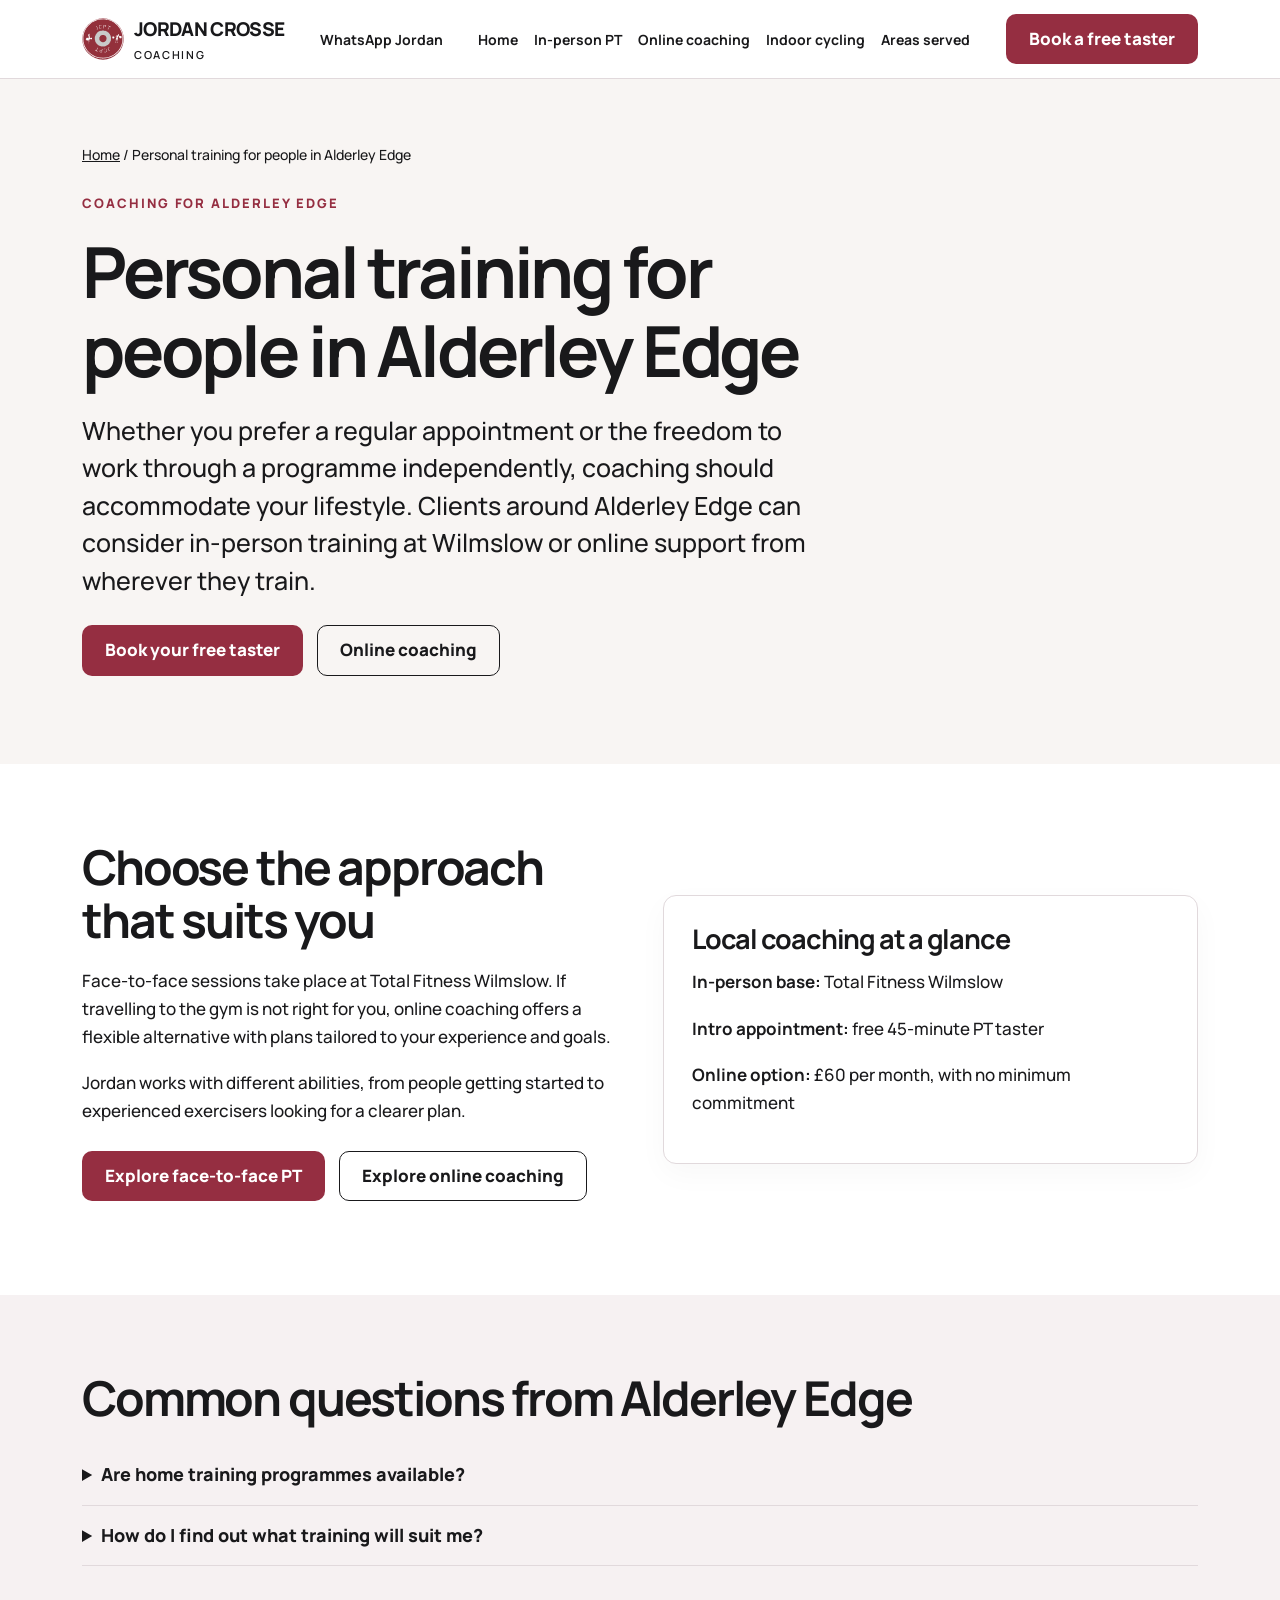
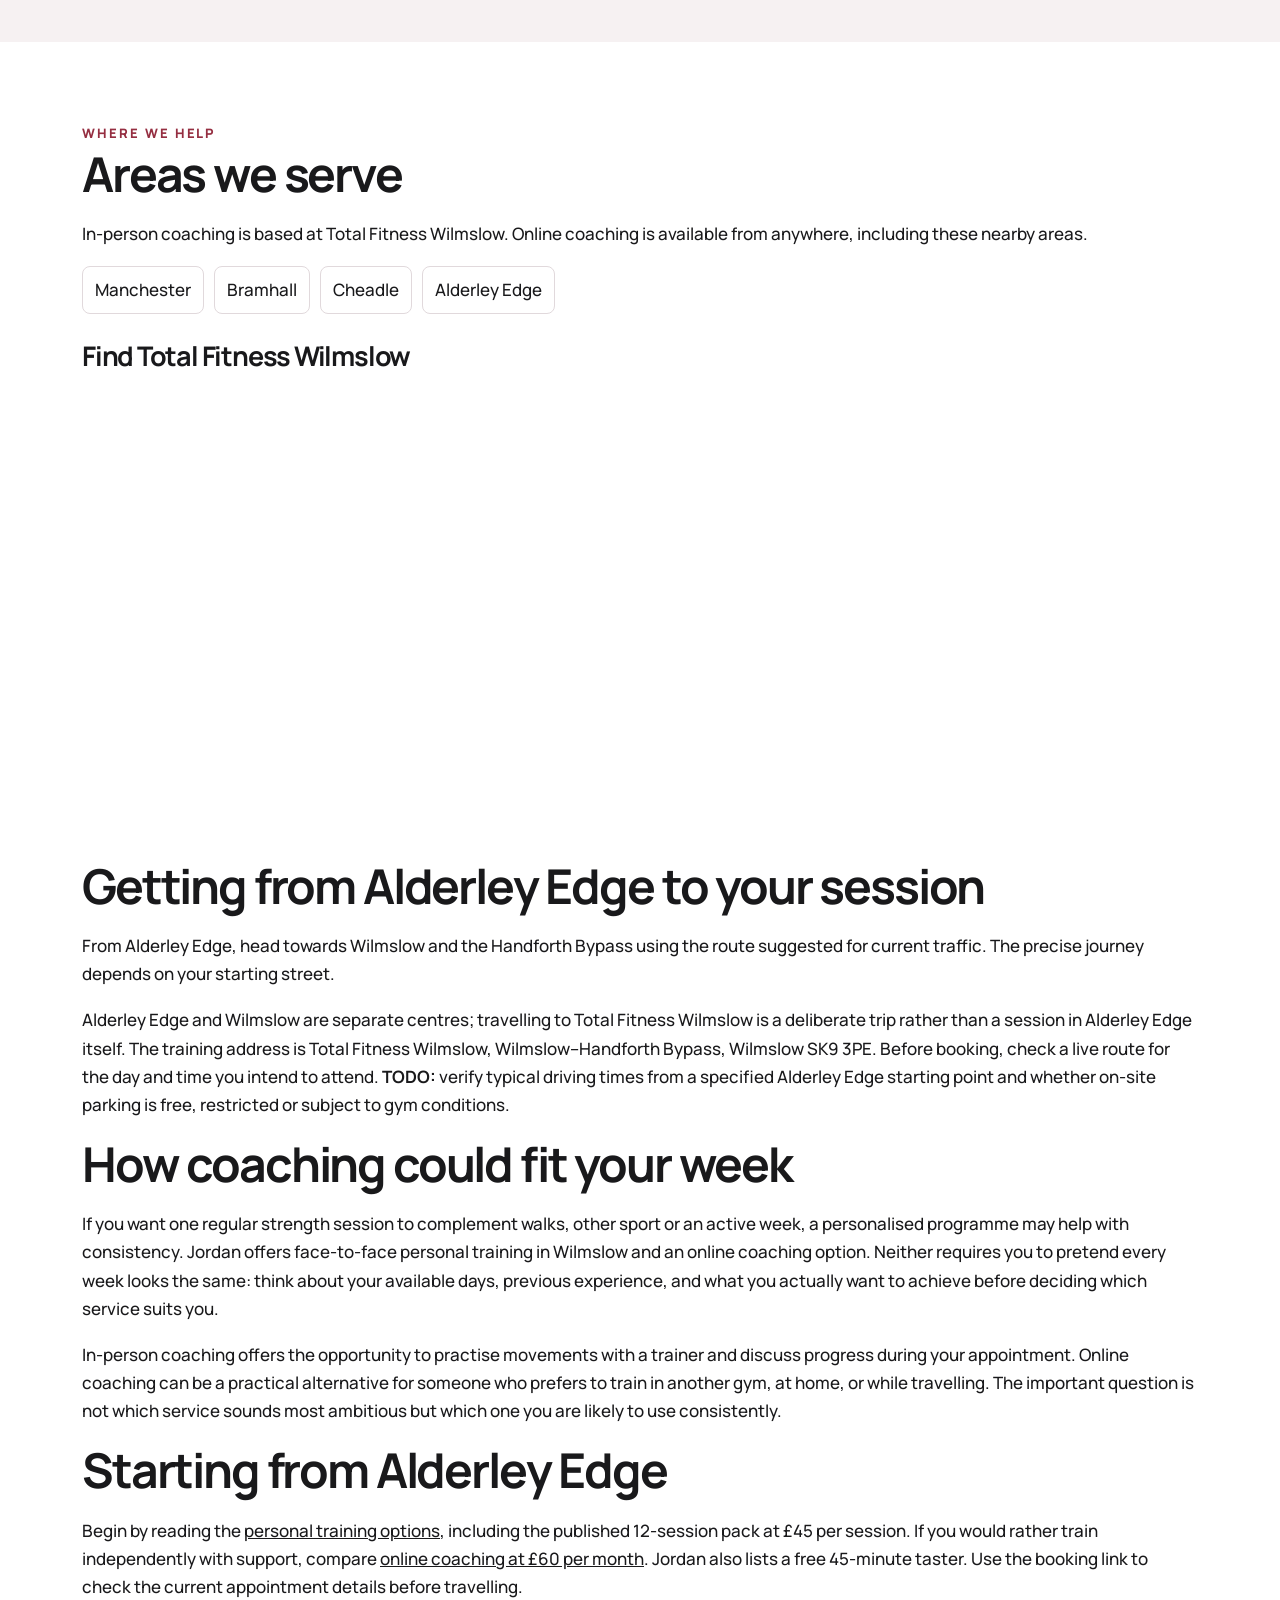
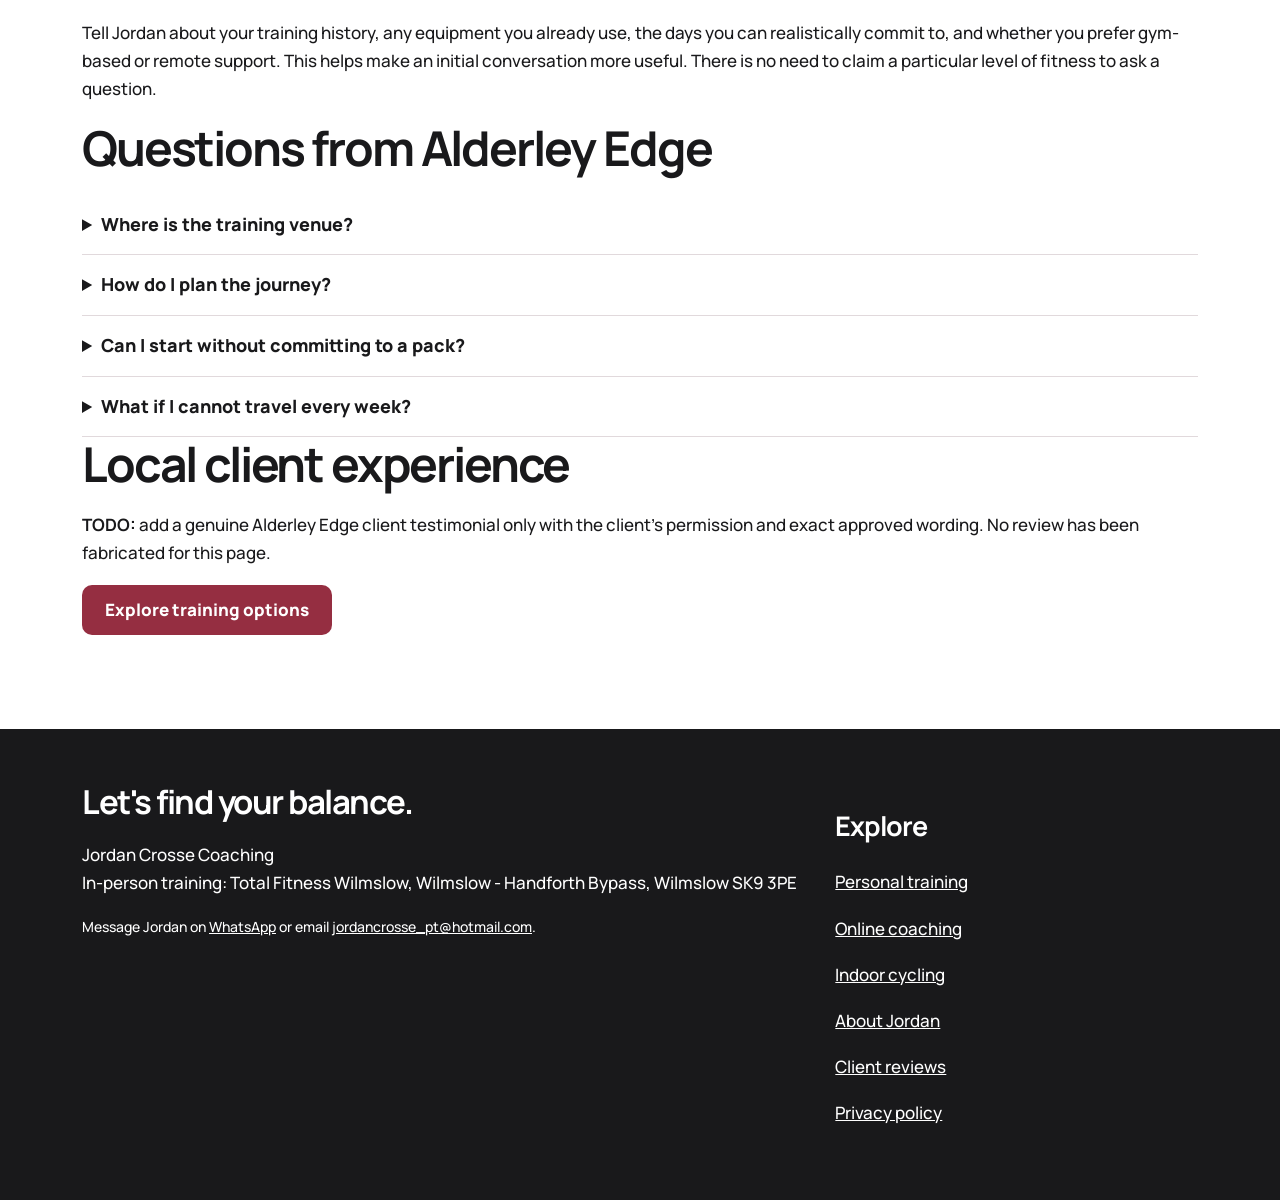
<file: alderley-edge/index.html>
<!doctype html><html lang="en-GB"><head><meta charset="utf-8"><meta name="viewport" content="width=device-width, initial-scale=1"><title>Personal Trainer Alderley Edge | Jordan Crosse</title><meta name="description" content="Explore personal training for Alderley Edge residents at Total Fitness Wilmslow, plus online coaching with Jordan Crosse. Prices and free taster details."><meta name="theme-color" content="#952e41"><link rel="canonical" href="https://jordancrosse.co.uk/alderley-edge/"><meta property="og:type" content="website"><meta property="og:title" content="Personal Trainer Alderley Edge | Jordan Crosse"><meta property="og:description" content="Explore personal training for Alderley Edge residents at Total Fitness Wilmslow, plus online coaching with Jordan Crosse. Prices and free taster details."><meta property="og:url" content="https://jordancrosse.co.uk/alderley-edge/"><meta name="twitter:card" content="summary_large_image"><meta property="og:image" content="https://jordancrosse.co.uk/cdn/shop/files/IMG_3901.jpg?v=1759500315&amp;width=1200"><meta name="twitter:title" content="Personal Trainer Alderley Edge | Jordan Crosse"><meta name="twitter:description" content="Explore personal training for Alderley Edge residents at Total Fitness Wilmslow, plus online coaching with Jordan Crosse. Prices and free taster details."><meta name="twitter:image" content="https://jordancrosse.co.uk/cdn/shop/files/IMG_3901.jpg?v=1759500315&amp;width=1200"><script type="application/ld+json">{"@context":"https://schema.org","@graph":[{"@type":"LocalBusiness","name":"Jordan Crosse Coaching","url":"https://jordancrosse.co.uk/","areaServed":[{"@type":"Place","name":"Manchester"},{"@type":"Place","name":"Bramhall"},{"@type":"Place","name":"Cheadle"},{"@type":"Place","name":"Alderley Edge"}],"description":"Personal training at Total Fitness Wilmslow and online coaching with Jordan Crosse.","telephone":"+447478743023","email":"jordancrosse_pt@hotmail.com","address":{"@type":"PostalAddress","streetAddress":"Total Fitness Wilmslow, Wilmslow - Handforth Bypass","addressLocality":"Wilmslow","postalCode":"SK9 3PE","addressCountry":"GB"},"@id":"https://jordancrosse.co.uk/#business","image":"https://jordancrosse.co.uk/cdn/shop/files/IMG_3901.jpg?v=1759500315&width=1200","priceRange":"££","founder":{"@id":"https://jordancrosse.co.uk/#jordan"},"logo":"https://jordancrosse.co.uk/assets/jcpt-logo.svg"},{"@type":"BreadcrumbList","itemListElement":[{"@type":"ListItem","position":1,"name":"Home","item":"https://jordancrosse.co.uk/"},{"@type":"ListItem","position":2,"name":"Personal training for people in Alderley Edge","item":"https://jordancrosse.co.uk/alderley-edge/"}]},{"@type":"Service","name":"Personal training for Alderley Edge","provider":{"@id":"https://jordancrosse.co.uk/#business"},"areaServed":["Manchester","Bramhall","Cheadle","Alderley Edge"]},{"@type":"Person","@id":"https://jordancrosse.co.uk/#jordan","name":"Jordan Crosse","jobTitle":"Personal Trainer","hasCredential":[{"@type":"EducationalOccupationalCredential","name":"Level 3 Personal Trainer"},{"@type":"EducationalOccupationalCredential","name":"Level 4 Strength & Conditioning Coach"}],"worksFor":{"@id":"https://jordancrosse.co.uk/#business"}},{"@type":"FAQPage","mainEntity":[{"@type":"Question","name":"Are home training programmes available?","acceptedAnswer":{"@type":"Answer","text":"Yes. Online coaching can adapt to home workouts and available equipment; in-person home visits may also be discussed directly with Jordan."}},{"@type":"Question","name":"How do I find out what training will suit me?","acceptedAnswer":{"@type":"Answer","text":"Start by exploring the in-person coaching details or online coaching , then discuss your experience and goals with Jordan."}},{"@type":"Question","name":"Where is the training venue?","acceptedAnswer":{"@type":"Answer","text":"Sessions take place at Total Fitness Wilmslow, Wilmslow–Handforth Bypass, SK9 3PE, rather than in Alderley Edge."}},{"@type":"Question","name":"How do I plan the journey?","acceptedAnswer":{"@type":"Answer","text":"Check a live map from your own Alderley Edge address. Traffic and departure point affect travel time, so no fixed duration is promised."}},{"@type":"Question","name":"Can I start without committing to a pack?","acceptedAnswer":{"@type":"Answer","text":"A free 45-minute taster is listed. Ask Jordan to confirm current booking availability and what follows."}},{"@type":"Question","name":"What if I cannot travel every week?","acceptedAnswer":{"@type":"Answer","text":"Online coaching is available for £60 per month and may be worth considering if regular in-person appointments are difficult."}}]}]}</script><link rel="preconnect" href="https://fonts.googleapis.com"><link rel="preconnect" href="https://fonts.gstatic.com" crossorigin><link href="https://fonts.googleapis.com/css2?family=Manrope:wght@500;700;800&display=swap" rel="stylesheet"><link rel="stylesheet" href="/assets/site.css?v=20261016-3"></head><body><a class="skip" href="#main">Skip to content</a><header><nav class="nav" aria-label="Main navigation"><a class="brand" href="/" aria-label="Jordan Crosse Coaching home"><img src="/assets/jcpt-logo.svg" width="42" height="42" alt="JCPT weightlifting logo" style="width:42px;height:42px;object-fit:contain;flex-shrink:0"><span>JORDAN CROSSE<span style="display:block;font-size:11px;font-weight:600;letter-spacing:.15em">COACHING</span></span></a><a class="small" href="https://api.whatsapp.com/send?phone=447478743023&amp;text=Hi%20Jordan%2C%20I've%20been%20looking%20at%20your%20website%20and%20would%20like%20to%20learn%20more%20about%20your%20personal%20training%20and%20coaching%20services.%20Thanks!" target="_blank" rel="noopener" style="text-decoration:none;font-weight:700">WhatsApp Jordan</a><div class="navlinks"><a href="/">Home</a><a href="/in-person-pt/">In-person PT</a><a href="/online-coaching/">Online coaching</a><a href="/indoor-cycling/">Indoor cycling</a><a href="/#areas">Areas served</a></div><details class="mobile-menu"><summary aria-label="Navigation menu"><span class="hamburger" aria-hidden="true"><i></i><i></i><i></i></span></summary><div class="mobile-panel"><a href="/">Home</a><a href="/in-person-pt/">Personal training</a><a href="/online-coaching/">Online coaching</a><a href="/indoor-cycling/">Indoor cycling</a><a href="/#areas">Locations</a><a href="/about/">About Jordan</a><a href="/reviews/">Client reviews</a><a class="menu-whatsapp" href="https://api.whatsapp.com/send?phone=447478743023&amp;text=Hi%20Jordan%2C%20I%27ve%20been%20looking%20at%20your%20website%20and%20would%20like%20to%20learn%20more%20about%20your%20personal%20training%20and%20coaching%20services.%20Thanks%21" target="_blank" rel="noopener">Chat on WhatsApp →</a></div></details><a class="btn" href="https://wa.me/447478743023?text=Hi%20Jordan%2C%20I%27d%20like%20to%20book%20a%20free%2045-minute%20taster%20session.%20Could%20you%20let%20me%20know%20your%20availability%3F" target="_blank" rel="noopener">Book a free taster</a></nav></header><main id="main"><section class="hero"><div class="shell"><nav class="crumb" aria-label="Breadcrumb"><a href="/">Home</a> / Personal training for people in Alderley Edge</nav><span class="eyebrow">Coaching for Alderley Edge</span><h1>Personal training for people in Alderley Edge</h1><p class="lead">Whether you prefer a regular appointment or the freedom to work through a programme independently, coaching should accommodate your lifestyle. Clients around Alderley Edge can consider in-person training at Wilmslow or online support from wherever they train.</p><div class="actions"><a class="btn" href="https://wa.me/447478743023?text=Hi%20Jordan%2C%20I%27d%20like%20to%20book%20a%20free%2045-minute%20taster%20session.%20Could%20you%20let%20me%20know%20your%20availability%3F" target="_blank" rel="noopener">Book your free taster</a><a class="btn secondary" href="/online-coaching/">Online coaching</a></div></div></section><section class="section"><div class="shell split"><div><h2>Choose the approach that suits you</h2><p>Face-to-face sessions take place at Total Fitness Wilmslow. If travelling to the gym is not right for you, online coaching offers a flexible alternative with plans tailored to your experience and goals.</p><p>Jordan works with different abilities, from people getting started to experienced exercisers looking for a clearer plan.</p><div class="actions"><a class="btn" href="/in-person-pt/">Explore face-to-face PT</a><a class="btn secondary" href="/online-coaching/">Explore online coaching</a></div></div><div class="card"><h3>Local coaching at a glance</h3><p><strong>In-person base:</strong> Total Fitness Wilmslow</p><p><strong>Intro appointment:</strong> free 45-minute PT taster</p><p><strong>Online option:</strong> £60 per month, with no minimum commitment</p></div></div></section><section class="section muted"><div class="shell faq"><h2>Common questions from Alderley Edge</h2><details><summary>Are home training programmes available?</summary><p>Yes. Online coaching can adapt to home workouts and available equipment; in-person home visits may also be discussed directly with Jordan.</p></details><details><summary>How do I find out what training will suit me?</summary><p>Start by exploring the <a href="/in-person-pt/">in-person coaching details</a> or <a href="/online-coaching/">online coaching</a>, then discuss your experience and goals with Jordan.</p></details></div></section><section class="section" id="areas"><div class="shell"><span class="eyebrow">Where we help</span><h2>Areas we serve</h2><p>In-person coaching is based at Total Fitness Wilmslow. Online coaching is available from anywhere, including these nearby areas.</p><div class="areas"><a href="/manchester/">Manchester</a><a href="/bramhall/">Bramhall</a><a href="/cheadle/">Cheadle</a><a href="/alderley-edge/">Alderley Edge</a></div><h3>Find Total Fitness Wilmslow</h3><iframe class="map" loading="lazy" title="Google Map showing Total Fitness Wilmslow" referrerpolicy="no-referrer-when-downgrade" src="https://www.google.com/maps?q=Total%20Fitness%20Wilmslow&output=embed"></iframe></div></section><section class="section"><div class="shell"><h2>Getting from Alderley Edge to your session</h2><p>From Alderley Edge, head towards Wilmslow and the Handforth Bypass using the route suggested for current traffic. The precise journey depends on your starting street.</p><p>Alderley Edge and Wilmslow are separate centres; travelling to Total Fitness Wilmslow is a deliberate trip rather than a session in Alderley Edge itself. The training address is Total Fitness Wilmslow, Wilmslow–Handforth Bypass, Wilmslow SK9 3PE. Before booking, check a live route for the day and time you intend to attend. <strong>TODO:</strong> verify typical driving times from a specified Alderley Edge starting point and whether on-site parking is free, restricted or subject to gym conditions.</p><h2>How coaching could fit your week</h2><p>If you want one regular strength session to complement walks, other sport or an active week, a personalised programme may help with consistency. Jordan offers face-to-face personal training in Wilmslow and an online coaching option. Neither requires you to pretend every week looks the same: think about your available days, previous experience, and what you actually want to achieve before deciding which service suits you.</p><p>In-person coaching offers the opportunity to practise movements with a trainer and discuss progress during your appointment. Online coaching can be a practical alternative for someone who prefers to train in another gym, at home, or while travelling. The important question is not which service sounds most ambitious but which one you are likely to use consistently.</p><h2>Starting from Alderley Edge</h2><p>Begin by reading the <a href="/in-person-pt/">personal training options</a>, including the published 12-session pack at £45 per session. If you would rather train independently with support, compare <a href="/online-coaching/">online coaching at £60 per month</a>. Jordan also lists a free 45-minute taster. Use the booking link to check the current appointment details before travelling.</p><p>Tell Jordan about your training history, any equipment you already use, the days you can realistically commit to, and whether you prefer gym-based or remote support. This helps make an initial conversation more useful. There is no need to claim a particular level of fitness to ask a question.</p><h2>Questions from Alderley Edge</h2><details><summary>Where is the training venue?</summary><p>Sessions take place at Total Fitness Wilmslow, Wilmslow–Handforth Bypass, SK9 3PE, rather than in Alderley Edge.</p></details><details><summary>How do I plan the journey?</summary><p>Check a live map from your own Alderley Edge address. Traffic and departure point affect travel time, so no fixed duration is promised.</p></details><details><summary>Can I start without committing to a pack?</summary><p>A free 45-minute taster is listed. Ask Jordan to confirm current booking availability and what follows.</p></details><details><summary>What if I cannot travel every week?</summary><p>Online coaching is available for £60 per month and may be worth considering if regular in-person appointments are difficult.</p></details><h2>Local client experience</h2><p><strong>TODO:</strong> add a genuine Alderley Edge client testimonial only with the client's permission and exact approved wording. No review has been fabricated for this page.</p><p><a class="btn" href="/in-person-pt/">Explore training options</a></p></div></section></main><footer><div class="shell footergrid"><div><h2 style="font-size:33px">Let's find your balance.</h2><p>Jordan Crosse Coaching<br>In-person training: Total Fitness Wilmslow, Wilmslow - Handforth Bypass, Wilmslow SK9 3PE</p><p class="small">Message Jordan on <a href="https://api.whatsapp.com/send?phone=447478743023&amp;text=Hi%20Jordan%2C%20I've%20been%20looking%20at%20your%20website%20and%20would%20like%20to%20learn%20more%20about%20your%20personal%20training%20and%20coaching%20services.%20Thanks!" target="_blank" rel="noopener">WhatsApp</a> or email <a href="mailto:jordancrosse_pt@hotmail.com">jordancrosse_pt@hotmail.com</a>.</p></div><div><h3>Explore</h3><p><a href="/in-person-pt/">Personal training</a></p><p><a href="/online-coaching/">Online coaching</a></p><p><a href="/indoor-cycling/">Indoor cycling</a></p><p><a href="/about/">About Jordan</a></p><p><a href="/reviews/">Client reviews</a></p><p><a href="/privacy/">Privacy policy</a></p></div></div></footer><div class="mobile-conversion" aria-label="Contact Jordan"><a href="https://wa.me/447478743023?text=Hi%20Jordan%2C%20I%27d%20like%20to%20book%20a%20free%2045-minute%20taster%20session.%20Could%20you%20let%20me%20know%20your%20availability%3F" target="_blank" rel="noopener">Book via WhatsApp</a><a href="https://api.whatsapp.com/send?phone=447478743023&amp;text=Hi%20Jordan%2C%20I%27d%20like%20to%20learn%20more%20about%20your%20coaching%20services." target="_blank" rel="noopener">WhatsApp</a></div><script>document.querySelectorAll(".mobile-menu .mobile-panel a").forEach(a=>a.addEventListener("click",()=>{const d=a.closest("details");if(d)d.open=false}));</script></body></html>
</file>
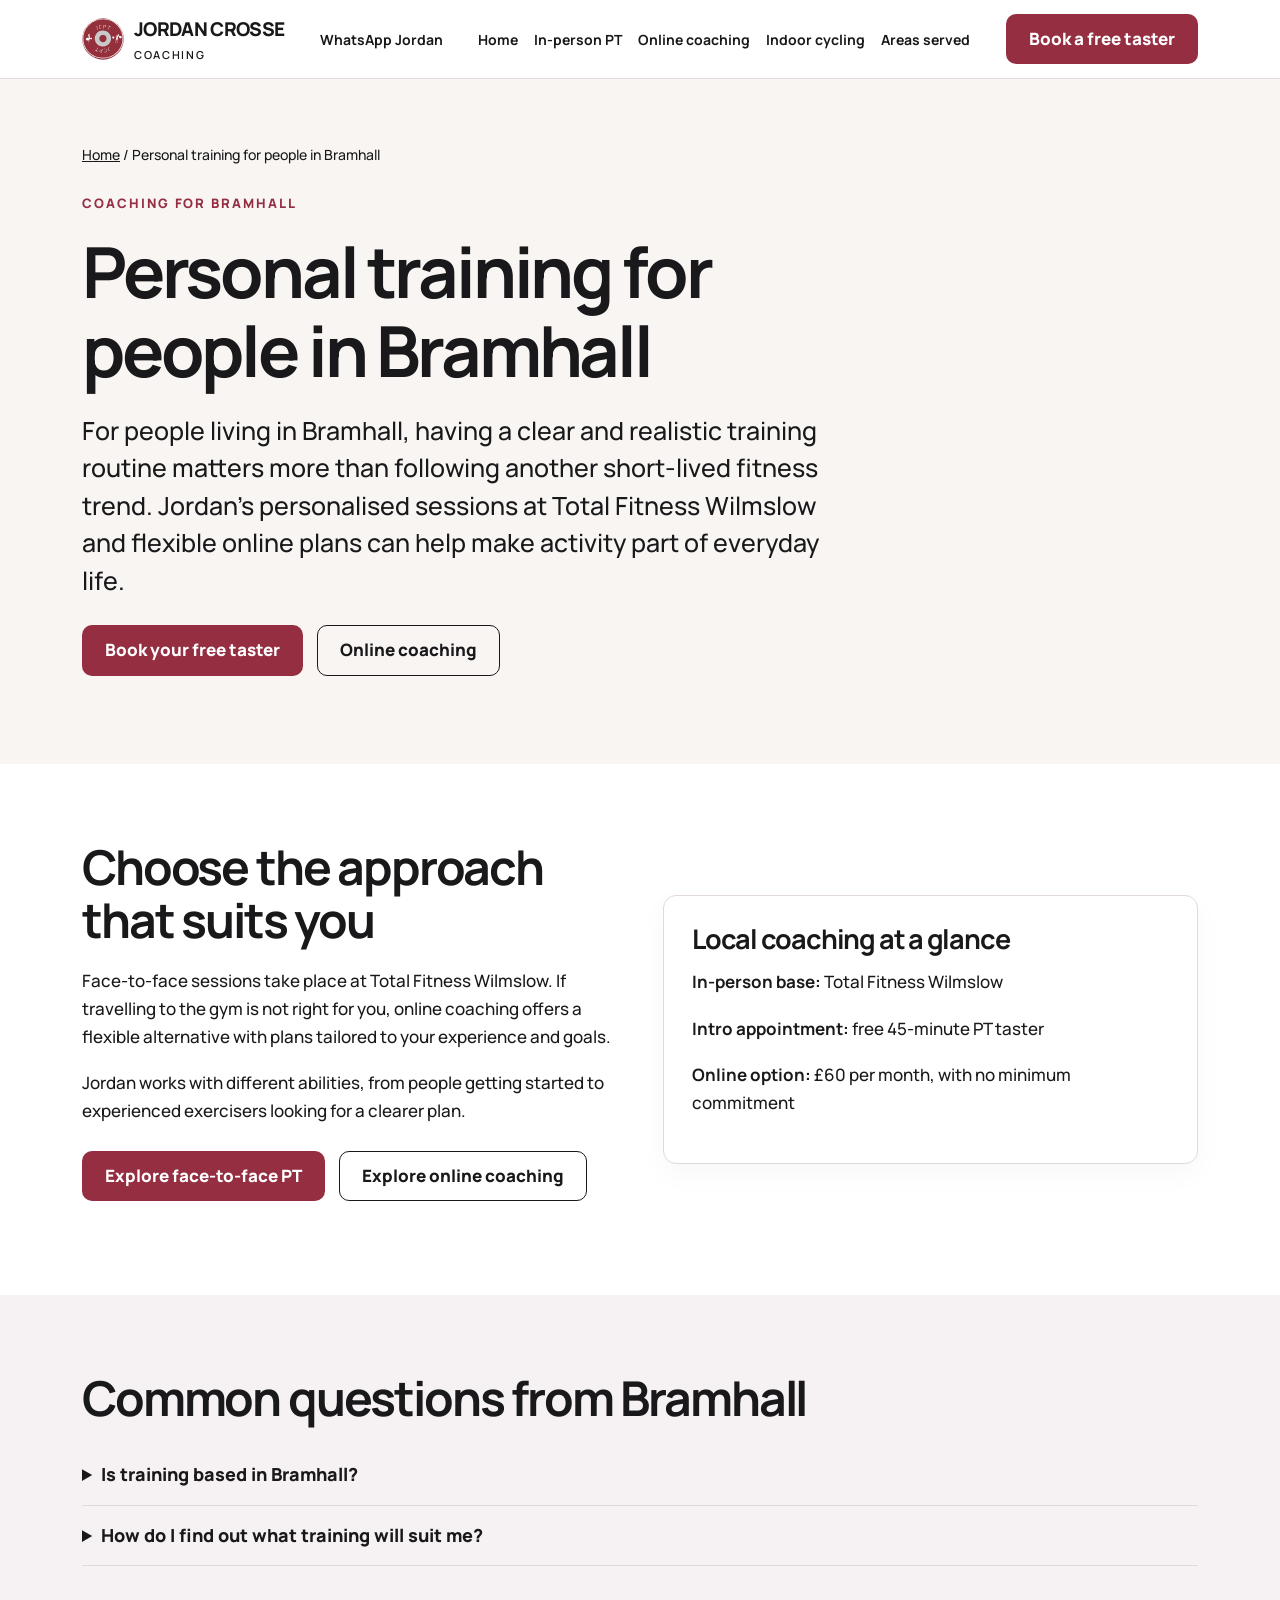
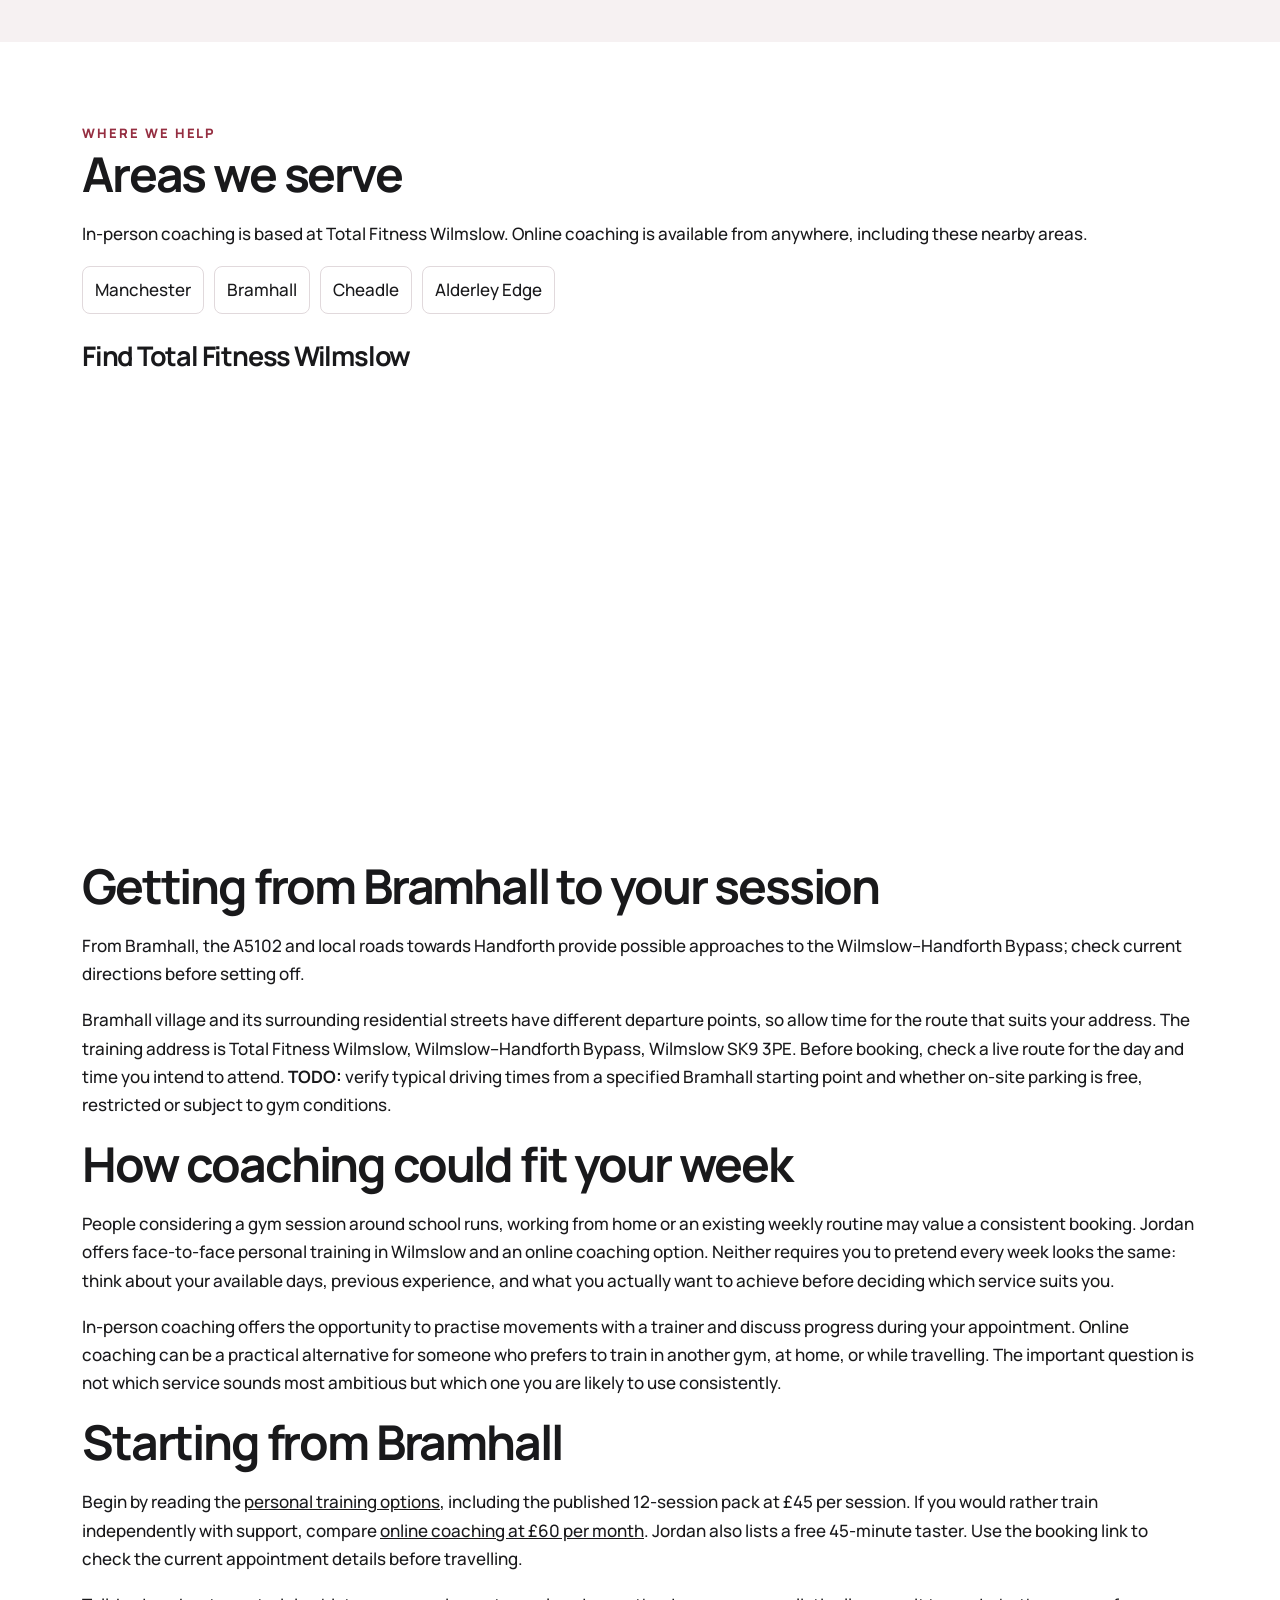
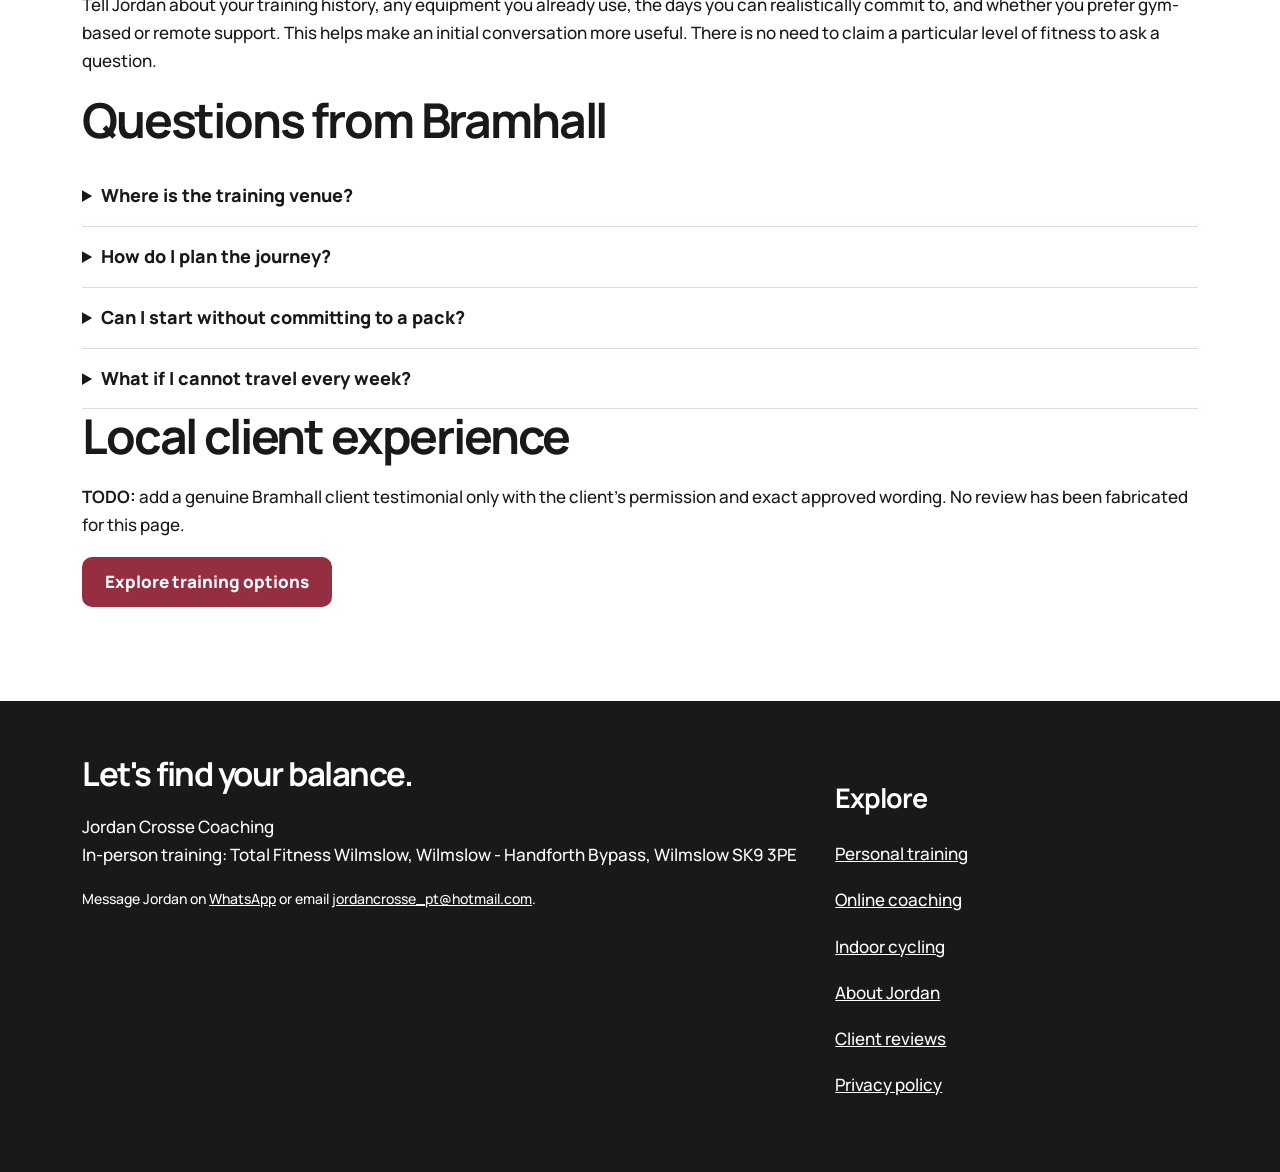
<file: bramhall/index.html>
<!doctype html><html lang="en-GB"><head><meta charset="utf-8"><meta name="viewport" content="width=device-width, initial-scale=1"><title>Personal Trainer Bramhall | Jordan Crosse</title><meta name="description" content="Explore personal training for Bramhall residents at Total Fitness Wilmslow, plus online coaching with Jordan Crosse. Prices and free taster details."><meta name="theme-color" content="#952e41"><link rel="canonical" href="https://jordancrosse.co.uk/bramhall/"><meta property="og:type" content="website"><meta property="og:title" content="Personal Trainer Bramhall | Jordan Crosse"><meta property="og:description" content="Explore personal training for Bramhall residents at Total Fitness Wilmslow, plus online coaching with Jordan Crosse. Prices and free taster details."><meta property="og:url" content="https://jordancrosse.co.uk/bramhall/"><meta name="twitter:card" content="summary_large_image"><meta property="og:image" content="https://jordancrosse.co.uk/cdn/shop/files/IMG_3901.jpg?v=1759500315&amp;width=1200"><meta name="twitter:title" content="Personal Trainer Bramhall | Jordan Crosse"><meta name="twitter:description" content="Explore personal training for Bramhall residents at Total Fitness Wilmslow, plus online coaching with Jordan Crosse. Prices and free taster details."><meta name="twitter:image" content="https://jordancrosse.co.uk/cdn/shop/files/IMG_3901.jpg?v=1759500315&amp;width=1200"><script type="application/ld+json">{"@context":"https://schema.org","@graph":[{"@type":"LocalBusiness","name":"Jordan Crosse Coaching","url":"https://jordancrosse.co.uk/","areaServed":[{"@type":"Place","name":"Manchester"},{"@type":"Place","name":"Bramhall"},{"@type":"Place","name":"Cheadle"},{"@type":"Place","name":"Alderley Edge"}],"description":"Personal training at Total Fitness Wilmslow and online coaching with Jordan Crosse.","telephone":"+447478743023","email":"jordancrosse_pt@hotmail.com","address":{"@type":"PostalAddress","streetAddress":"Total Fitness Wilmslow, Wilmslow - Handforth Bypass","addressLocality":"Wilmslow","postalCode":"SK9 3PE","addressCountry":"GB"},"@id":"https://jordancrosse.co.uk/#business","image":"https://jordancrosse.co.uk/cdn/shop/files/IMG_3901.jpg?v=1759500315&width=1200","priceRange":"££","founder":{"@id":"https://jordancrosse.co.uk/#jordan"},"logo":"https://jordancrosse.co.uk/assets/jcpt-logo.svg"},{"@type":"BreadcrumbList","itemListElement":[{"@type":"ListItem","position":1,"name":"Home","item":"https://jordancrosse.co.uk/"},{"@type":"ListItem","position":2,"name":"Personal training for people in Bramhall","item":"https://jordancrosse.co.uk/bramhall/"}]},{"@type":"Service","name":"Personal training for Bramhall","provider":{"@id":"https://jordancrosse.co.uk/#business"},"areaServed":["Manchester","Bramhall","Cheadle","Alderley Edge"]},{"@type":"Person","@id":"https://jordancrosse.co.uk/#jordan","name":"Jordan Crosse","jobTitle":"Personal Trainer","hasCredential":[{"@type":"EducationalOccupationalCredential","name":"Level 3 Personal Trainer"},{"@type":"EducationalOccupationalCredential","name":"Level 4 Strength & Conditioning Coach"}],"worksFor":{"@id":"https://jordancrosse.co.uk/#business"}},{"@type":"FAQPage","mainEntity":[{"@type":"Question","name":"Is training based in Bramhall?","acceptedAnswer":{"@type":"Answer","text":"Jordan's published base for in-person training is Total Fitness Wilmslow. Bramhall residents can enquire about travelling there or choose online coaching."}},{"@type":"Question","name":"How do I find out what training will suit me?","acceptedAnswer":{"@type":"Answer","text":"Start by exploring the in-person coaching details or online coaching , then discuss your experience and goals with Jordan."}},{"@type":"Question","name":"Where is the training venue?","acceptedAnswer":{"@type":"Answer","text":"Sessions take place at Total Fitness Wilmslow, Wilmslow–Handforth Bypass, SK9 3PE, rather than in Bramhall."}},{"@type":"Question","name":"How do I plan the journey?","acceptedAnswer":{"@type":"Answer","text":"Check a live map from your own Bramhall address. Traffic and departure point affect travel time, so no fixed duration is promised."}},{"@type":"Question","name":"Can I start without committing to a pack?","acceptedAnswer":{"@type":"Answer","text":"A free 45-minute taster is listed. Ask Jordan to confirm current booking availability and what follows."}},{"@type":"Question","name":"What if I cannot travel every week?","acceptedAnswer":{"@type":"Answer","text":"Online coaching is available for £60 per month and may be worth considering if regular in-person appointments are difficult."}}]}]}</script><link rel="preconnect" href="https://fonts.googleapis.com"><link rel="preconnect" href="https://fonts.gstatic.com" crossorigin><link href="https://fonts.googleapis.com/css2?family=Manrope:wght@500;700;800&display=swap" rel="stylesheet"><link rel="stylesheet" href="/assets/site.css?v=20261016-3"></head><body><a class="skip" href="#main">Skip to content</a><header><nav class="nav" aria-label="Main navigation"><a class="brand" href="/" aria-label="Jordan Crosse Coaching home"><img src="/assets/jcpt-logo.svg" width="42" height="42" alt="JCPT weightlifting logo" style="width:42px;height:42px;object-fit:contain;flex-shrink:0"><span>JORDAN CROSSE<span style="display:block;font-size:11px;font-weight:600;letter-spacing:.15em">COACHING</span></span></a><a class="small" href="https://api.whatsapp.com/send?phone=447478743023&amp;text=Hi%20Jordan%2C%20I've%20been%20looking%20at%20your%20website%20and%20would%20like%20to%20learn%20more%20about%20your%20personal%20training%20and%20coaching%20services.%20Thanks!" target="_blank" rel="noopener" style="text-decoration:none;font-weight:700">WhatsApp Jordan</a><div class="navlinks"><a href="/">Home</a><a href="/in-person-pt/">In-person PT</a><a href="/online-coaching/">Online coaching</a><a href="/indoor-cycling/">Indoor cycling</a><a href="/#areas">Areas served</a></div><details class="mobile-menu"><summary aria-label="Navigation menu"><span class="hamburger" aria-hidden="true"><i></i><i></i><i></i></span></summary><div class="mobile-panel"><a href="/">Home</a><a href="/in-person-pt/">Personal training</a><a href="/online-coaching/">Online coaching</a><a href="/indoor-cycling/">Indoor cycling</a><a href="/#areas">Locations</a><a href="/about/">About Jordan</a><a href="/reviews/">Client reviews</a><a class="menu-whatsapp" href="https://api.whatsapp.com/send?phone=447478743023&amp;text=Hi%20Jordan%2C%20I%27ve%20been%20looking%20at%20your%20website%20and%20would%20like%20to%20learn%20more%20about%20your%20personal%20training%20and%20coaching%20services.%20Thanks%21" target="_blank" rel="noopener">Chat on WhatsApp →</a></div></details><a class="btn" href="https://wa.me/447478743023?text=Hi%20Jordan%2C%20I%27d%20like%20to%20book%20a%20free%2045-minute%20taster%20session.%20Could%20you%20let%20me%20know%20your%20availability%3F" target="_blank" rel="noopener">Book a free taster</a></nav></header><main id="main"><section class="hero"><div class="shell"><nav class="crumb" aria-label="Breadcrumb"><a href="/">Home</a> / Personal training for people in Bramhall</nav><span class="eyebrow">Coaching for Bramhall</span><h1>Personal training for people in Bramhall</h1><p class="lead">For people living in Bramhall, having a clear and realistic training routine matters more than following another short-lived fitness trend. Jordan's personalised sessions at Total Fitness Wilmslow and flexible online plans can help make activity part of everyday life.</p><div class="actions"><a class="btn" href="https://wa.me/447478743023?text=Hi%20Jordan%2C%20I%27d%20like%20to%20book%20a%20free%2045-minute%20taster%20session.%20Could%20you%20let%20me%20know%20your%20availability%3F" target="_blank" rel="noopener">Book your free taster</a><a class="btn secondary" href="/online-coaching/">Online coaching</a></div></div></section><section class="section"><div class="shell split"><div><h2>Choose the approach that suits you</h2><p>Face-to-face sessions take place at Total Fitness Wilmslow. If travelling to the gym is not right for you, online coaching offers a flexible alternative with plans tailored to your experience and goals.</p><p>Jordan works with different abilities, from people getting started to experienced exercisers looking for a clearer plan.</p><div class="actions"><a class="btn" href="/in-person-pt/">Explore face-to-face PT</a><a class="btn secondary" href="/online-coaching/">Explore online coaching</a></div></div><div class="card"><h3>Local coaching at a glance</h3><p><strong>In-person base:</strong> Total Fitness Wilmslow</p><p><strong>Intro appointment:</strong> free 45-minute PT taster</p><p><strong>Online option:</strong> £60 per month, with no minimum commitment</p></div></div></section><section class="section muted"><div class="shell faq"><h2>Common questions from Bramhall</h2><details><summary>Is training based in Bramhall?</summary><p>Jordan's published base for in-person training is Total Fitness Wilmslow. Bramhall residents can enquire about travelling there or choose online coaching.</p></details><details><summary>How do I find out what training will suit me?</summary><p>Start by exploring the <a href="/in-person-pt/">in-person coaching details</a> or <a href="/online-coaching/">online coaching</a>, then discuss your experience and goals with Jordan.</p></details></div></section><section class="section" id="areas"><div class="shell"><span class="eyebrow">Where we help</span><h2>Areas we serve</h2><p>In-person coaching is based at Total Fitness Wilmslow. Online coaching is available from anywhere, including these nearby areas.</p><div class="areas"><a href="/manchester/">Manchester</a><a href="/bramhall/">Bramhall</a><a href="/cheadle/">Cheadle</a><a href="/alderley-edge/">Alderley Edge</a></div><h3>Find Total Fitness Wilmslow</h3><iframe class="map" loading="lazy" title="Google Map showing Total Fitness Wilmslow" referrerpolicy="no-referrer-when-downgrade" src="https://www.google.com/maps?q=Total%20Fitness%20Wilmslow&output=embed"></iframe></div></section><section class="section"><div class="shell"><h2>Getting from Bramhall to your session</h2><p>From Bramhall, the A5102 and local roads towards Handforth provide possible approaches to the Wilmslow–Handforth Bypass; check current directions before setting off.</p><p>Bramhall village and its surrounding residential streets have different departure points, so allow time for the route that suits your address. The training address is Total Fitness Wilmslow, Wilmslow–Handforth Bypass, Wilmslow SK9 3PE. Before booking, check a live route for the day and time you intend to attend. <strong>TODO:</strong> verify typical driving times from a specified Bramhall starting point and whether on-site parking is free, restricted or subject to gym conditions.</p><h2>How coaching could fit your week</h2><p>People considering a gym session around school runs, working from home or an existing weekly routine may value a consistent booking. Jordan offers face-to-face personal training in Wilmslow and an online coaching option. Neither requires you to pretend every week looks the same: think about your available days, previous experience, and what you actually want to achieve before deciding which service suits you.</p><p>In-person coaching offers the opportunity to practise movements with a trainer and discuss progress during your appointment. Online coaching can be a practical alternative for someone who prefers to train in another gym, at home, or while travelling. The important question is not which service sounds most ambitious but which one you are likely to use consistently.</p><h2>Starting from Bramhall</h2><p>Begin by reading the <a href="/in-person-pt/">personal training options</a>, including the published 12-session pack at £45 per session. If you would rather train independently with support, compare <a href="/online-coaching/">online coaching at £60 per month</a>. Jordan also lists a free 45-minute taster. Use the booking link to check the current appointment details before travelling.</p><p>Tell Jordan about your training history, any equipment you already use, the days you can realistically commit to, and whether you prefer gym-based or remote support. This helps make an initial conversation more useful. There is no need to claim a particular level of fitness to ask a question.</p><h2>Questions from Bramhall</h2><details><summary>Where is the training venue?</summary><p>Sessions take place at Total Fitness Wilmslow, Wilmslow–Handforth Bypass, SK9 3PE, rather than in Bramhall.</p></details><details><summary>How do I plan the journey?</summary><p>Check a live map from your own Bramhall address. Traffic and departure point affect travel time, so no fixed duration is promised.</p></details><details><summary>Can I start without committing to a pack?</summary><p>A free 45-minute taster is listed. Ask Jordan to confirm current booking availability and what follows.</p></details><details><summary>What if I cannot travel every week?</summary><p>Online coaching is available for £60 per month and may be worth considering if regular in-person appointments are difficult.</p></details><h2>Local client experience</h2><p><strong>TODO:</strong> add a genuine Bramhall client testimonial only with the client's permission and exact approved wording. No review has been fabricated for this page.</p><p><a class="btn" href="/in-person-pt/">Explore training options</a></p></div></section></main><footer><div class="shell footergrid"><div><h2 style="font-size:33px">Let's find your balance.</h2><p>Jordan Crosse Coaching<br>In-person training: Total Fitness Wilmslow, Wilmslow - Handforth Bypass, Wilmslow SK9 3PE</p><p class="small">Message Jordan on <a href="https://api.whatsapp.com/send?phone=447478743023&amp;text=Hi%20Jordan%2C%20I've%20been%20looking%20at%20your%20website%20and%20would%20like%20to%20learn%20more%20about%20your%20personal%20training%20and%20coaching%20services.%20Thanks!" target="_blank" rel="noopener">WhatsApp</a> or email <a href="mailto:jordancrosse_pt@hotmail.com">jordancrosse_pt@hotmail.com</a>.</p></div><div><h3>Explore</h3><p><a href="/in-person-pt/">Personal training</a></p><p><a href="/online-coaching/">Online coaching</a></p><p><a href="/indoor-cycling/">Indoor cycling</a></p><p><a href="/about/">About Jordan</a></p><p><a href="/reviews/">Client reviews</a></p><p><a href="/privacy/">Privacy policy</a></p></div></div></footer><div class="mobile-conversion" aria-label="Contact Jordan"><a href="https://wa.me/447478743023?text=Hi%20Jordan%2C%20I%27d%20like%20to%20book%20a%20free%2045-minute%20taster%20session.%20Could%20you%20let%20me%20know%20your%20availability%3F" target="_blank" rel="noopener">Book via WhatsApp</a><a href="https://api.whatsapp.com/send?phone=447478743023&amp;text=Hi%20Jordan%2C%20I%27d%20like%20to%20learn%20more%20about%20your%20coaching%20services." target="_blank" rel="noopener">WhatsApp</a></div><script>document.querySelectorAll(".mobile-menu .mobile-panel a").forEach(a=>a.addEventListener("click",()=>{const d=a.closest("details");if(d)d.open=false}));</script></body></html>
</file>
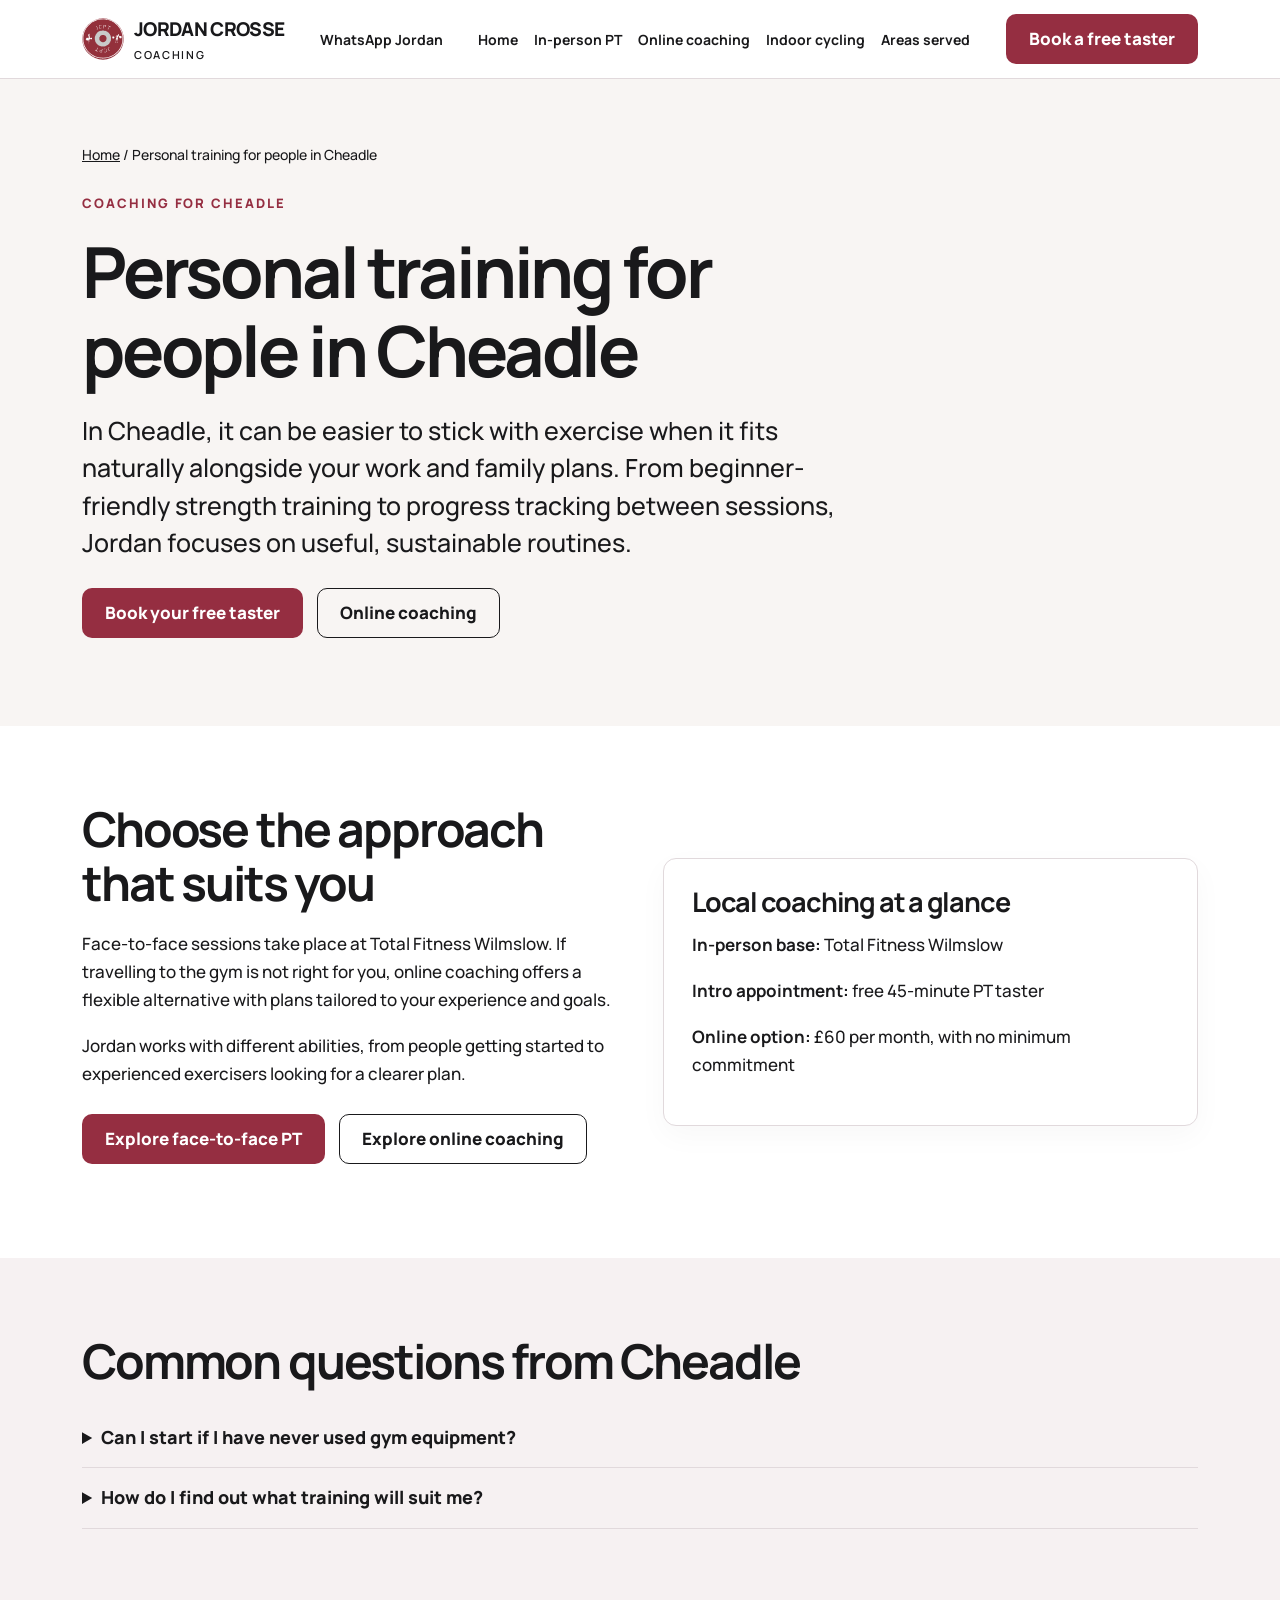
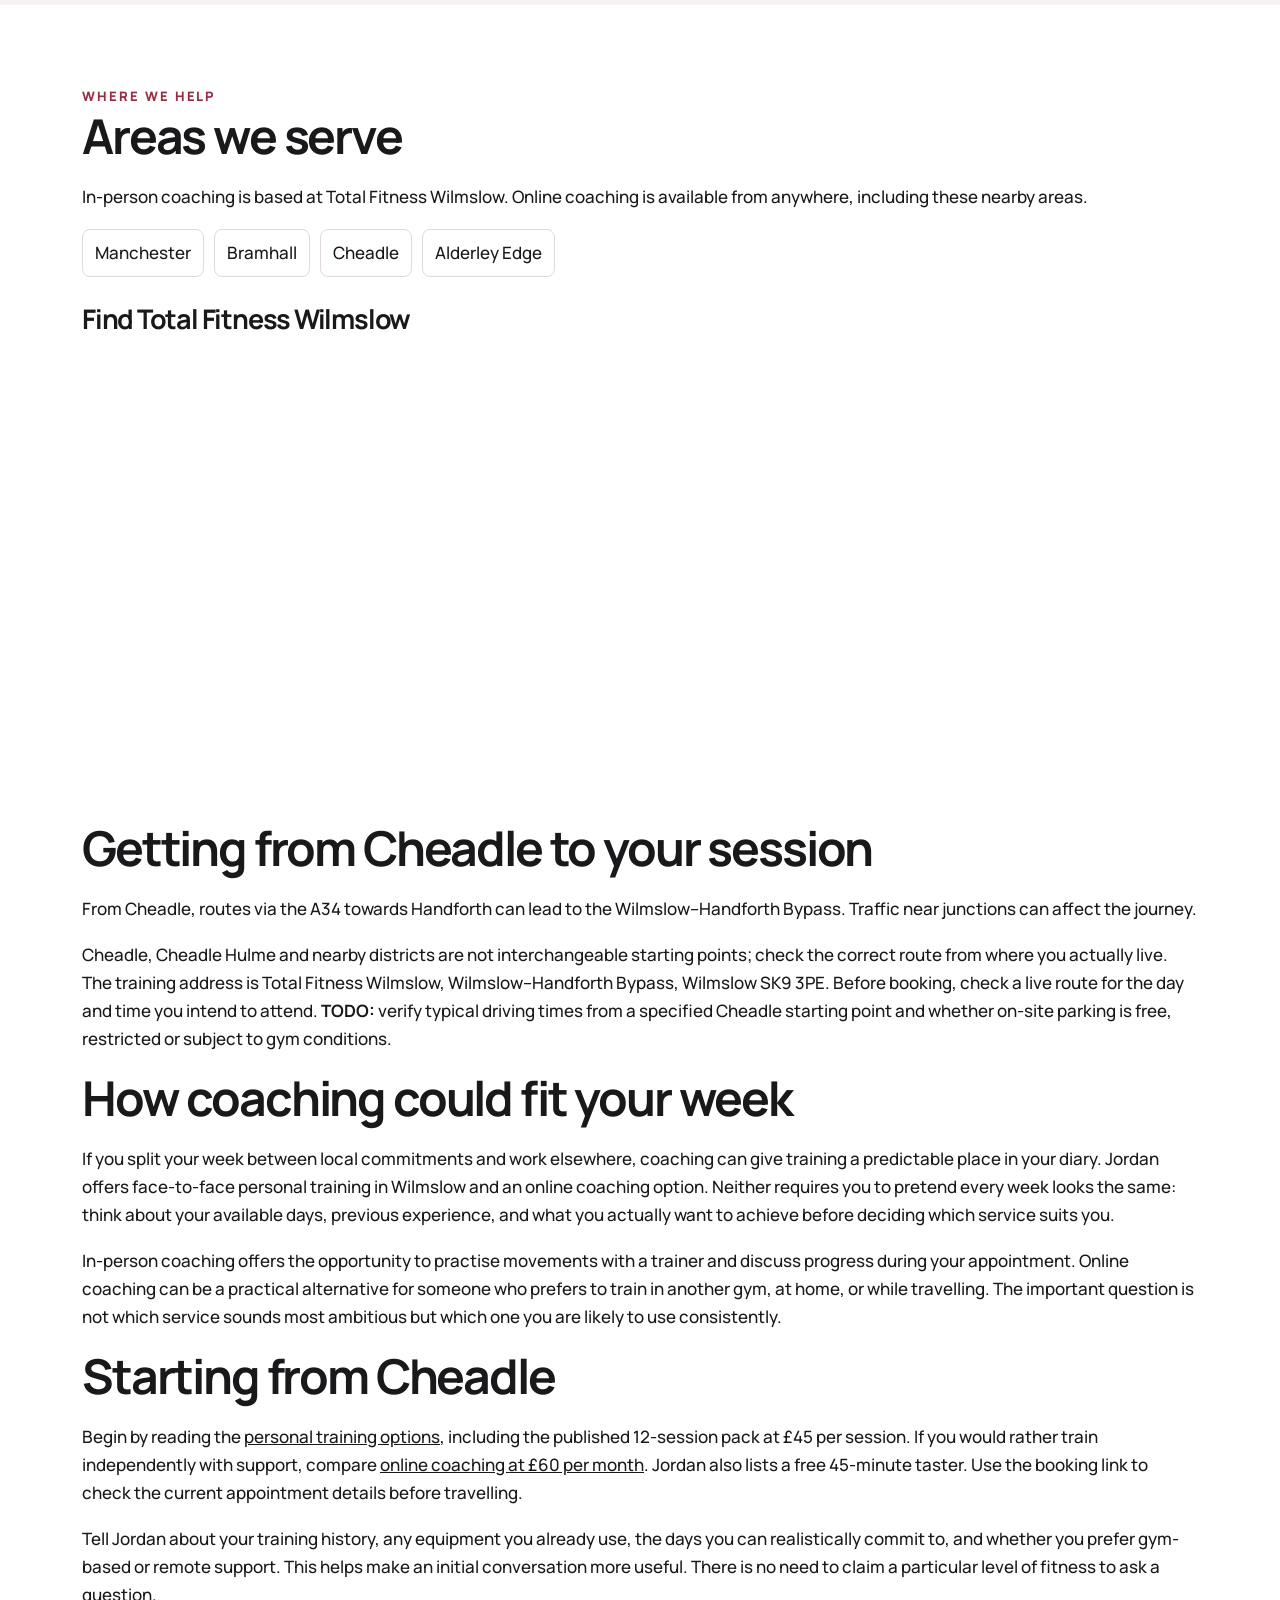
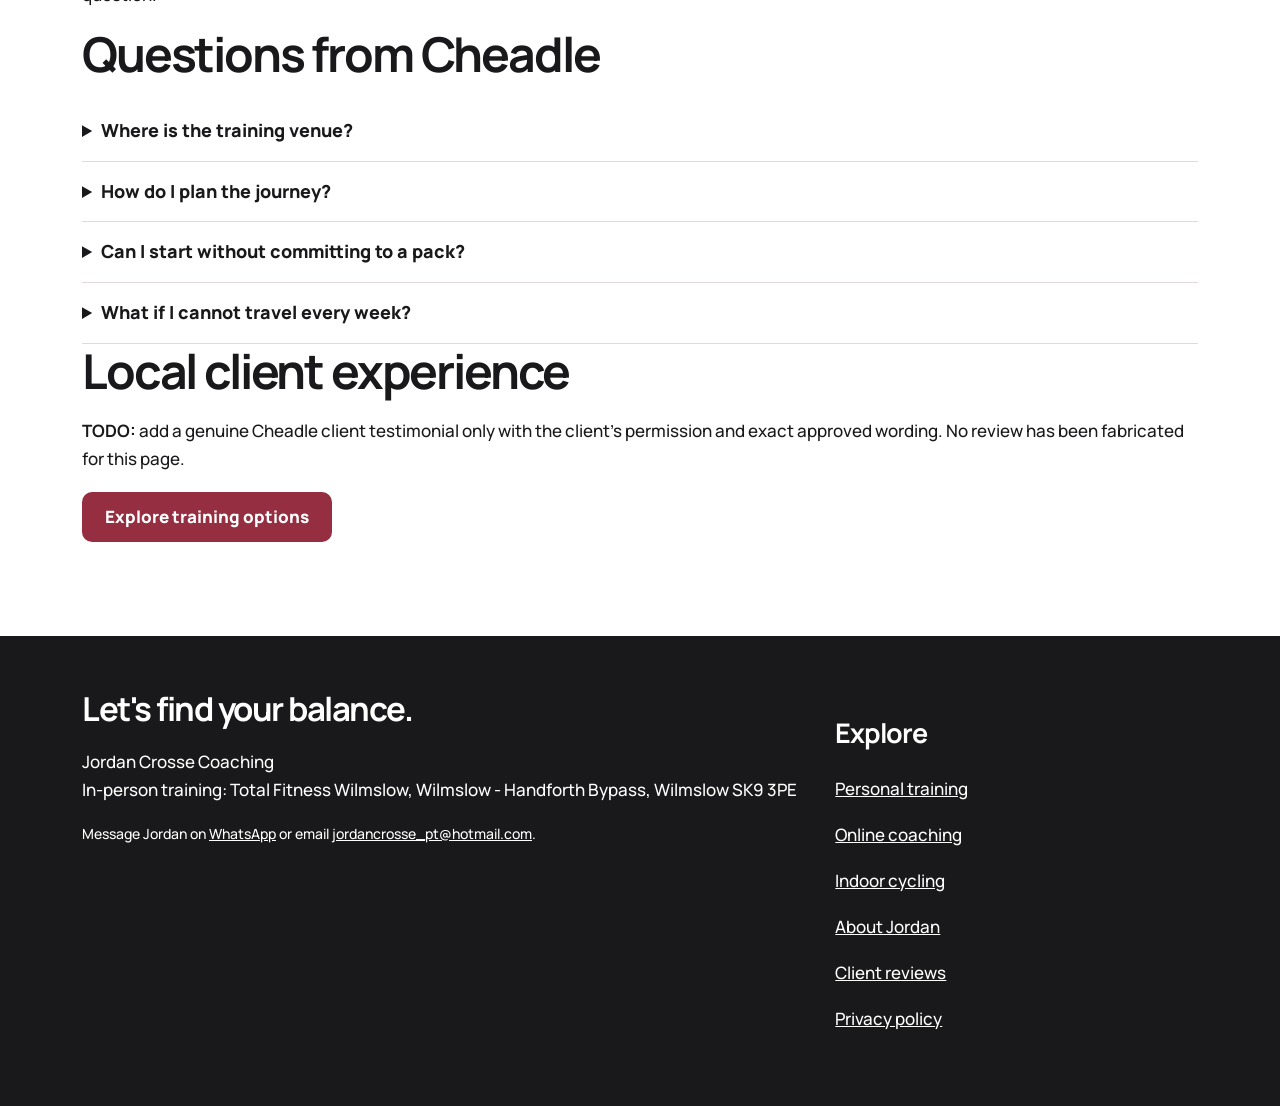
<file: cheadle/index.html>
<!doctype html><html lang="en-GB"><head><meta charset="utf-8"><meta name="viewport" content="width=device-width, initial-scale=1"><title>Personal Trainer Cheadle | Jordan Crosse</title><meta name="description" content="Explore personal training for Cheadle residents at Total Fitness Wilmslow, plus online coaching with Jordan Crosse. Prices and free taster details."><meta name="theme-color" content="#952e41"><link rel="canonical" href="https://jordancrosse.co.uk/cheadle/"><meta property="og:type" content="website"><meta property="og:title" content="Personal Trainer Cheadle | Jordan Crosse"><meta property="og:description" content="Explore personal training for Cheadle residents at Total Fitness Wilmslow, plus online coaching with Jordan Crosse. Prices and free taster details."><meta property="og:url" content="https://jordancrosse.co.uk/cheadle/"><meta name="twitter:card" content="summary_large_image"><meta property="og:image" content="https://jordancrosse.co.uk/cdn/shop/files/IMG_3901.jpg?v=1759500315&amp;width=1200"><meta name="twitter:title" content="Personal Trainer Cheadle | Jordan Crosse"><meta name="twitter:description" content="Explore personal training for Cheadle residents at Total Fitness Wilmslow, plus online coaching with Jordan Crosse. Prices and free taster details."><meta name="twitter:image" content="https://jordancrosse.co.uk/cdn/shop/files/IMG_3901.jpg?v=1759500315&amp;width=1200"><script type="application/ld+json">{"@context":"https://schema.org","@graph":[{"@type":"LocalBusiness","name":"Jordan Crosse Coaching","url":"https://jordancrosse.co.uk/","areaServed":[{"@type":"Place","name":"Manchester"},{"@type":"Place","name":"Bramhall"},{"@type":"Place","name":"Cheadle"},{"@type":"Place","name":"Alderley Edge"}],"description":"Personal training at Total Fitness Wilmslow and online coaching with Jordan Crosse.","telephone":"+447478743023","email":"jordancrosse_pt@hotmail.com","address":{"@type":"PostalAddress","streetAddress":"Total Fitness Wilmslow, Wilmslow - Handforth Bypass","addressLocality":"Wilmslow","postalCode":"SK9 3PE","addressCountry":"GB"},"@id":"https://jordancrosse.co.uk/#business","image":"https://jordancrosse.co.uk/cdn/shop/files/IMG_3901.jpg?v=1759500315&width=1200","priceRange":"££","founder":{"@id":"https://jordancrosse.co.uk/#jordan"},"logo":"https://jordancrosse.co.uk/assets/jcpt-logo.svg"},{"@type":"BreadcrumbList","itemListElement":[{"@type":"ListItem","position":1,"name":"Home","item":"https://jordancrosse.co.uk/"},{"@type":"ListItem","position":2,"name":"Personal training for people in Cheadle","item":"https://jordancrosse.co.uk/cheadle/"}]},{"@type":"Service","name":"Personal training for Cheadle","provider":{"@id":"https://jordancrosse.co.uk/#business"},"areaServed":["Manchester","Bramhall","Cheadle","Alderley Edge"]},{"@type":"Person","@id":"https://jordancrosse.co.uk/#jordan","name":"Jordan Crosse","jobTitle":"Personal Trainer","hasCredential":[{"@type":"EducationalOccupationalCredential","name":"Level 3 Personal Trainer"},{"@type":"EducationalOccupationalCredential","name":"Level 4 Strength & Conditioning Coach"}],"worksFor":{"@id":"https://jordancrosse.co.uk/#business"}},{"@type":"FAQPage","mainEntity":[{"@type":"Question","name":"Can I start if I have never used gym equipment?","acceptedAnswer":{"@type":"Answer","text":"Yes. Jordan works with all abilities and creates personalised programmes based on training experience. Ask about the free taster session to discuss your starting point."}},{"@type":"Question","name":"How do I find out what training will suit me?","acceptedAnswer":{"@type":"Answer","text":"Start by exploring the in-person coaching details or online coaching , then discuss your experience and goals with Jordan."}},{"@type":"Question","name":"Where is the training venue?","acceptedAnswer":{"@type":"Answer","text":"Sessions take place at Total Fitness Wilmslow, Wilmslow–Handforth Bypass, SK9 3PE, rather than in Cheadle."}},{"@type":"Question","name":"How do I plan the journey?","acceptedAnswer":{"@type":"Answer","text":"Check a live map from your own Cheadle address. Traffic and departure point affect travel time, so no fixed duration is promised."}},{"@type":"Question","name":"Can I start without committing to a pack?","acceptedAnswer":{"@type":"Answer","text":"A free 45-minute taster is listed. Ask Jordan to confirm current booking availability and what follows."}},{"@type":"Question","name":"What if I cannot travel every week?","acceptedAnswer":{"@type":"Answer","text":"Online coaching is available for £60 per month and may be worth considering if regular in-person appointments are difficult."}}]}]}</script><link rel="preconnect" href="https://fonts.googleapis.com"><link rel="preconnect" href="https://fonts.gstatic.com" crossorigin><link href="https://fonts.googleapis.com/css2?family=Manrope:wght@500;700;800&display=swap" rel="stylesheet"><link rel="stylesheet" href="/assets/site.css?v=20261016-3"></head><body><a class="skip" href="#main">Skip to content</a><header><nav class="nav" aria-label="Main navigation"><a class="brand" href="/" aria-label="Jordan Crosse Coaching home"><img src="/assets/jcpt-logo.svg" width="42" height="42" alt="JCPT weightlifting logo" style="width:42px;height:42px;object-fit:contain;flex-shrink:0"><span>JORDAN CROSSE<span style="display:block;font-size:11px;font-weight:600;letter-spacing:.15em">COACHING</span></span></a><a class="small" href="https://api.whatsapp.com/send?phone=447478743023&amp;text=Hi%20Jordan%2C%20I've%20been%20looking%20at%20your%20website%20and%20would%20like%20to%20learn%20more%20about%20your%20personal%20training%20and%20coaching%20services.%20Thanks!" target="_blank" rel="noopener" style="text-decoration:none;font-weight:700">WhatsApp Jordan</a><div class="navlinks"><a href="/">Home</a><a href="/in-person-pt/">In-person PT</a><a href="/online-coaching/">Online coaching</a><a href="/indoor-cycling/">Indoor cycling</a><a href="/#areas">Areas served</a></div><details class="mobile-menu"><summary aria-label="Navigation menu"><span class="hamburger" aria-hidden="true"><i></i><i></i><i></i></span></summary><div class="mobile-panel"><a href="/">Home</a><a href="/in-person-pt/">Personal training</a><a href="/online-coaching/">Online coaching</a><a href="/indoor-cycling/">Indoor cycling</a><a href="/#areas">Locations</a><a href="/about/">About Jordan</a><a href="/reviews/">Client reviews</a><a class="menu-whatsapp" href="https://api.whatsapp.com/send?phone=447478743023&amp;text=Hi%20Jordan%2C%20I%27ve%20been%20looking%20at%20your%20website%20and%20would%20like%20to%20learn%20more%20about%20your%20personal%20training%20and%20coaching%20services.%20Thanks%21" target="_blank" rel="noopener">Chat on WhatsApp →</a></div></details><a class="btn" href="https://wa.me/447478743023?text=Hi%20Jordan%2C%20I%27d%20like%20to%20book%20a%20free%2045-minute%20taster%20session.%20Could%20you%20let%20me%20know%20your%20availability%3F" target="_blank" rel="noopener">Book a free taster</a></nav></header><main id="main"><section class="hero"><div class="shell"><nav class="crumb" aria-label="Breadcrumb"><a href="/">Home</a> / Personal training for people in Cheadle</nav><span class="eyebrow">Coaching for Cheadle</span><h1>Personal training for people in Cheadle</h1><p class="lead">In Cheadle, it can be easier to stick with exercise when it fits naturally alongside your work and family plans. From beginner-friendly strength training to progress tracking between sessions, Jordan focuses on useful, sustainable routines.</p><div class="actions"><a class="btn" href="https://wa.me/447478743023?text=Hi%20Jordan%2C%20I%27d%20like%20to%20book%20a%20free%2045-minute%20taster%20session.%20Could%20you%20let%20me%20know%20your%20availability%3F" target="_blank" rel="noopener">Book your free taster</a><a class="btn secondary" href="/online-coaching/">Online coaching</a></div></div></section><section class="section"><div class="shell split"><div><h2>Choose the approach that suits you</h2><p>Face-to-face sessions take place at Total Fitness Wilmslow. If travelling to the gym is not right for you, online coaching offers a flexible alternative with plans tailored to your experience and goals.</p><p>Jordan works with different abilities, from people getting started to experienced exercisers looking for a clearer plan.</p><div class="actions"><a class="btn" href="/in-person-pt/">Explore face-to-face PT</a><a class="btn secondary" href="/online-coaching/">Explore online coaching</a></div></div><div class="card"><h3>Local coaching at a glance</h3><p><strong>In-person base:</strong> Total Fitness Wilmslow</p><p><strong>Intro appointment:</strong> free 45-minute PT taster</p><p><strong>Online option:</strong> £60 per month, with no minimum commitment</p></div></div></section><section class="section muted"><div class="shell faq"><h2>Common questions from Cheadle</h2><details><summary>Can I start if I have never used gym equipment?</summary><p>Yes. Jordan works with all abilities and creates personalised programmes based on training experience. Ask about the free taster session to discuss your starting point.</p></details><details><summary>How do I find out what training will suit me?</summary><p>Start by exploring the <a href="/in-person-pt/">in-person coaching details</a> or <a href="/online-coaching/">online coaching</a>, then discuss your experience and goals with Jordan.</p></details></div></section><section class="section" id="areas"><div class="shell"><span class="eyebrow">Where we help</span><h2>Areas we serve</h2><p>In-person coaching is based at Total Fitness Wilmslow. Online coaching is available from anywhere, including these nearby areas.</p><div class="areas"><a href="/manchester/">Manchester</a><a href="/bramhall/">Bramhall</a><a href="/cheadle/">Cheadle</a><a href="/alderley-edge/">Alderley Edge</a></div><h3>Find Total Fitness Wilmslow</h3><iframe class="map" loading="lazy" title="Google Map showing Total Fitness Wilmslow" referrerpolicy="no-referrer-when-downgrade" src="https://www.google.com/maps?q=Total%20Fitness%20Wilmslow&output=embed"></iframe></div></section><section class="section"><div class="shell"><h2>Getting from Cheadle to your session</h2><p>From Cheadle, routes via the A34 towards Handforth can lead to the Wilmslow–Handforth Bypass. Traffic near junctions can affect the journey.</p><p>Cheadle, Cheadle Hulme and nearby districts are not interchangeable starting points; check the correct route from where you actually live. The training address is Total Fitness Wilmslow, Wilmslow–Handforth Bypass, Wilmslow SK9 3PE. Before booking, check a live route for the day and time you intend to attend. <strong>TODO:</strong> verify typical driving times from a specified Cheadle starting point and whether on-site parking is free, restricted or subject to gym conditions.</p><h2>How coaching could fit your week</h2><p>If you split your week between local commitments and work elsewhere, coaching can give training a predictable place in your diary. Jordan offers face-to-face personal training in Wilmslow and an online coaching option. Neither requires you to pretend every week looks the same: think about your available days, previous experience, and what you actually want to achieve before deciding which service suits you.</p><p>In-person coaching offers the opportunity to practise movements with a trainer and discuss progress during your appointment. Online coaching can be a practical alternative for someone who prefers to train in another gym, at home, or while travelling. The important question is not which service sounds most ambitious but which one you are likely to use consistently.</p><h2>Starting from Cheadle</h2><p>Begin by reading the <a href="/in-person-pt/">personal training options</a>, including the published 12-session pack at £45 per session. If you would rather train independently with support, compare <a href="/online-coaching/">online coaching at £60 per month</a>. Jordan also lists a free 45-minute taster. Use the booking link to check the current appointment details before travelling.</p><p>Tell Jordan about your training history, any equipment you already use, the days you can realistically commit to, and whether you prefer gym-based or remote support. This helps make an initial conversation more useful. There is no need to claim a particular level of fitness to ask a question.</p><h2>Questions from Cheadle</h2><details><summary>Where is the training venue?</summary><p>Sessions take place at Total Fitness Wilmslow, Wilmslow–Handforth Bypass, SK9 3PE, rather than in Cheadle.</p></details><details><summary>How do I plan the journey?</summary><p>Check a live map from your own Cheadle address. Traffic and departure point affect travel time, so no fixed duration is promised.</p></details><details><summary>Can I start without committing to a pack?</summary><p>A free 45-minute taster is listed. Ask Jordan to confirm current booking availability and what follows.</p></details><details><summary>What if I cannot travel every week?</summary><p>Online coaching is available for £60 per month and may be worth considering if regular in-person appointments are difficult.</p></details><h2>Local client experience</h2><p><strong>TODO:</strong> add a genuine Cheadle client testimonial only with the client's permission and exact approved wording. No review has been fabricated for this page.</p><p><a class="btn" href="/in-person-pt/">Explore training options</a></p></div></section></main><footer><div class="shell footergrid"><div><h2 style="font-size:33px">Let's find your balance.</h2><p>Jordan Crosse Coaching<br>In-person training: Total Fitness Wilmslow, Wilmslow - Handforth Bypass, Wilmslow SK9 3PE</p><p class="small">Message Jordan on <a href="https://api.whatsapp.com/send?phone=447478743023&amp;text=Hi%20Jordan%2C%20I've%20been%20looking%20at%20your%20website%20and%20would%20like%20to%20learn%20more%20about%20your%20personal%20training%20and%20coaching%20services.%20Thanks!" target="_blank" rel="noopener">WhatsApp</a> or email <a href="mailto:jordancrosse_pt@hotmail.com">jordancrosse_pt@hotmail.com</a>.</p></div><div><h3>Explore</h3><p><a href="/in-person-pt/">Personal training</a></p><p><a href="/online-coaching/">Online coaching</a></p><p><a href="/indoor-cycling/">Indoor cycling</a></p><p><a href="/about/">About Jordan</a></p><p><a href="/reviews/">Client reviews</a></p><p><a href="/privacy/">Privacy policy</a></p></div></div></footer><div class="mobile-conversion" aria-label="Contact Jordan"><a href="https://wa.me/447478743023?text=Hi%20Jordan%2C%20I%27d%20like%20to%20book%20a%20free%2045-minute%20taster%20session.%20Could%20you%20let%20me%20know%20your%20availability%3F" target="_blank" rel="noopener">Book via WhatsApp</a><a href="https://api.whatsapp.com/send?phone=447478743023&amp;text=Hi%20Jordan%2C%20I%27d%20like%20to%20learn%20more%20about%20your%20coaching%20services." target="_blank" rel="noopener">WhatsApp</a></div><script>document.querySelectorAll(".mobile-menu .mobile-panel a").forEach(a=>a.addEventListener("click",()=>{const d=a.closest("details");if(d)d.open=false}));</script></body></html>
</file>
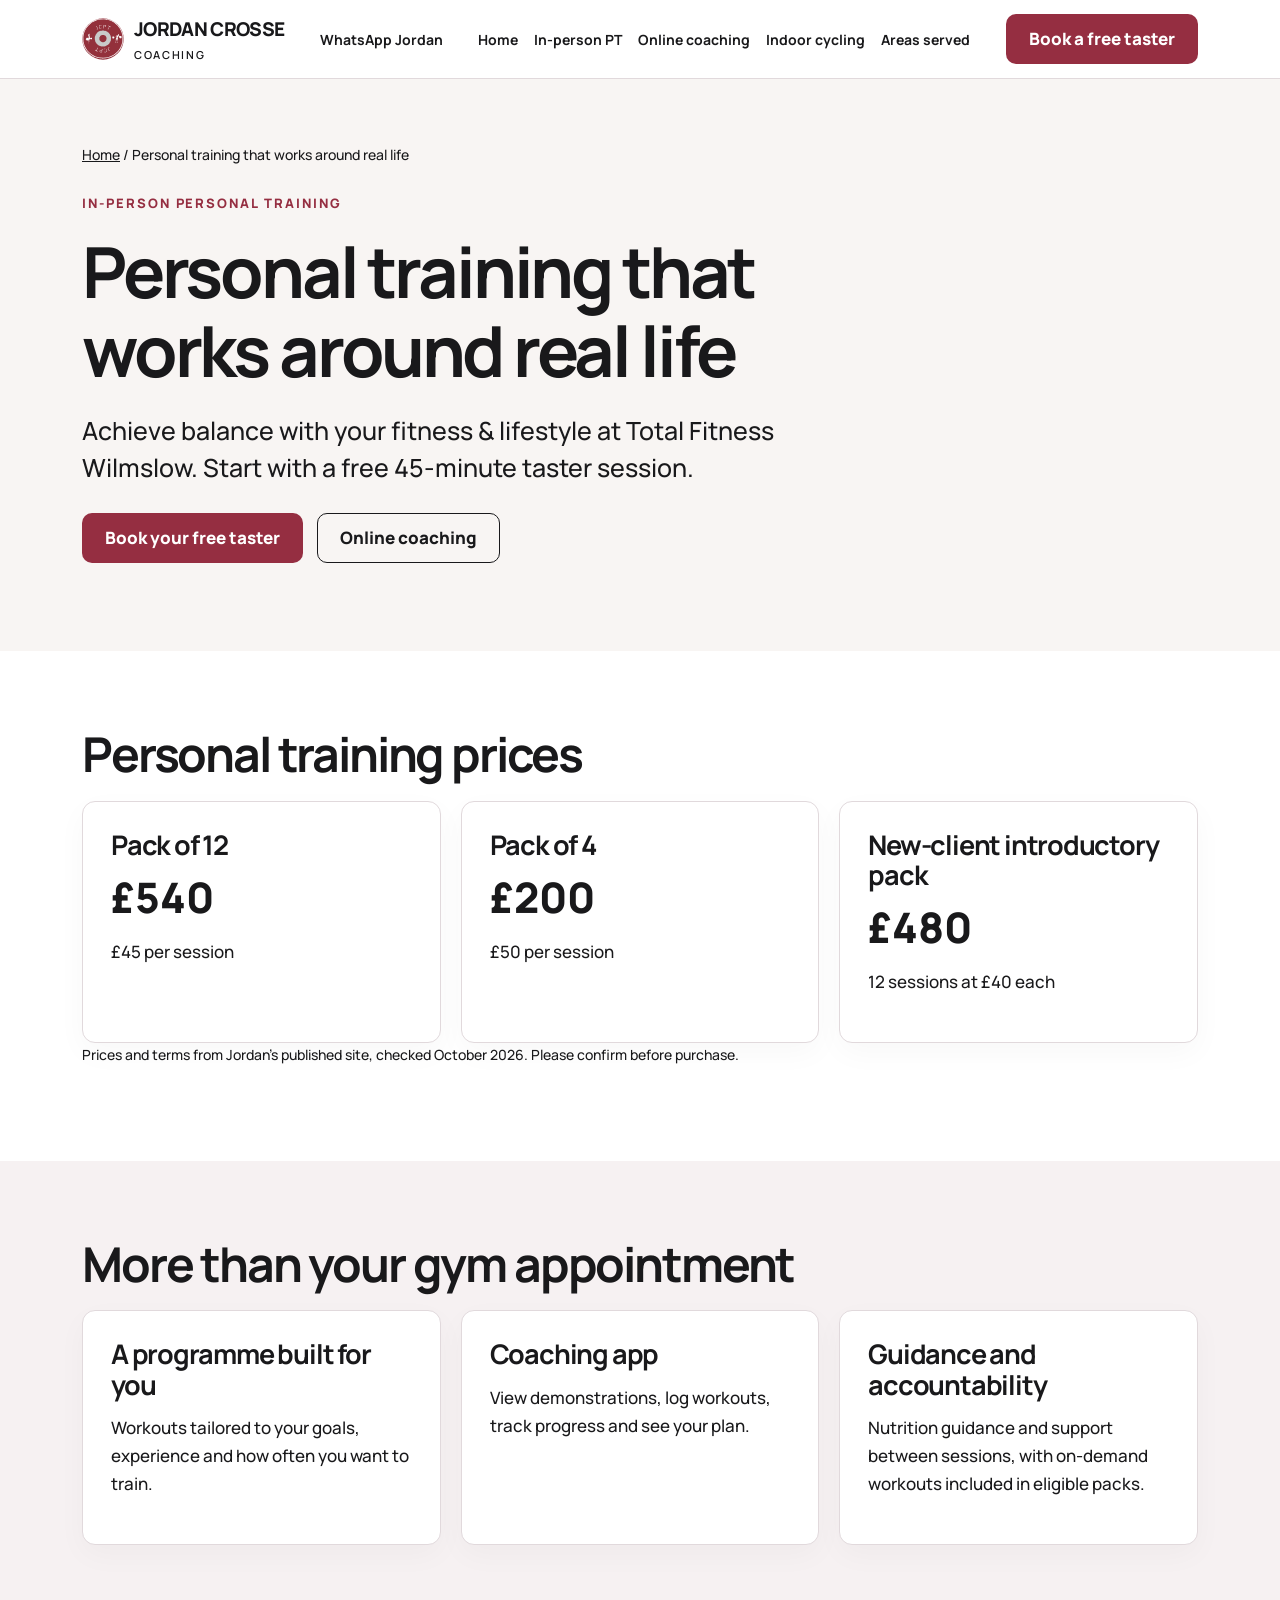
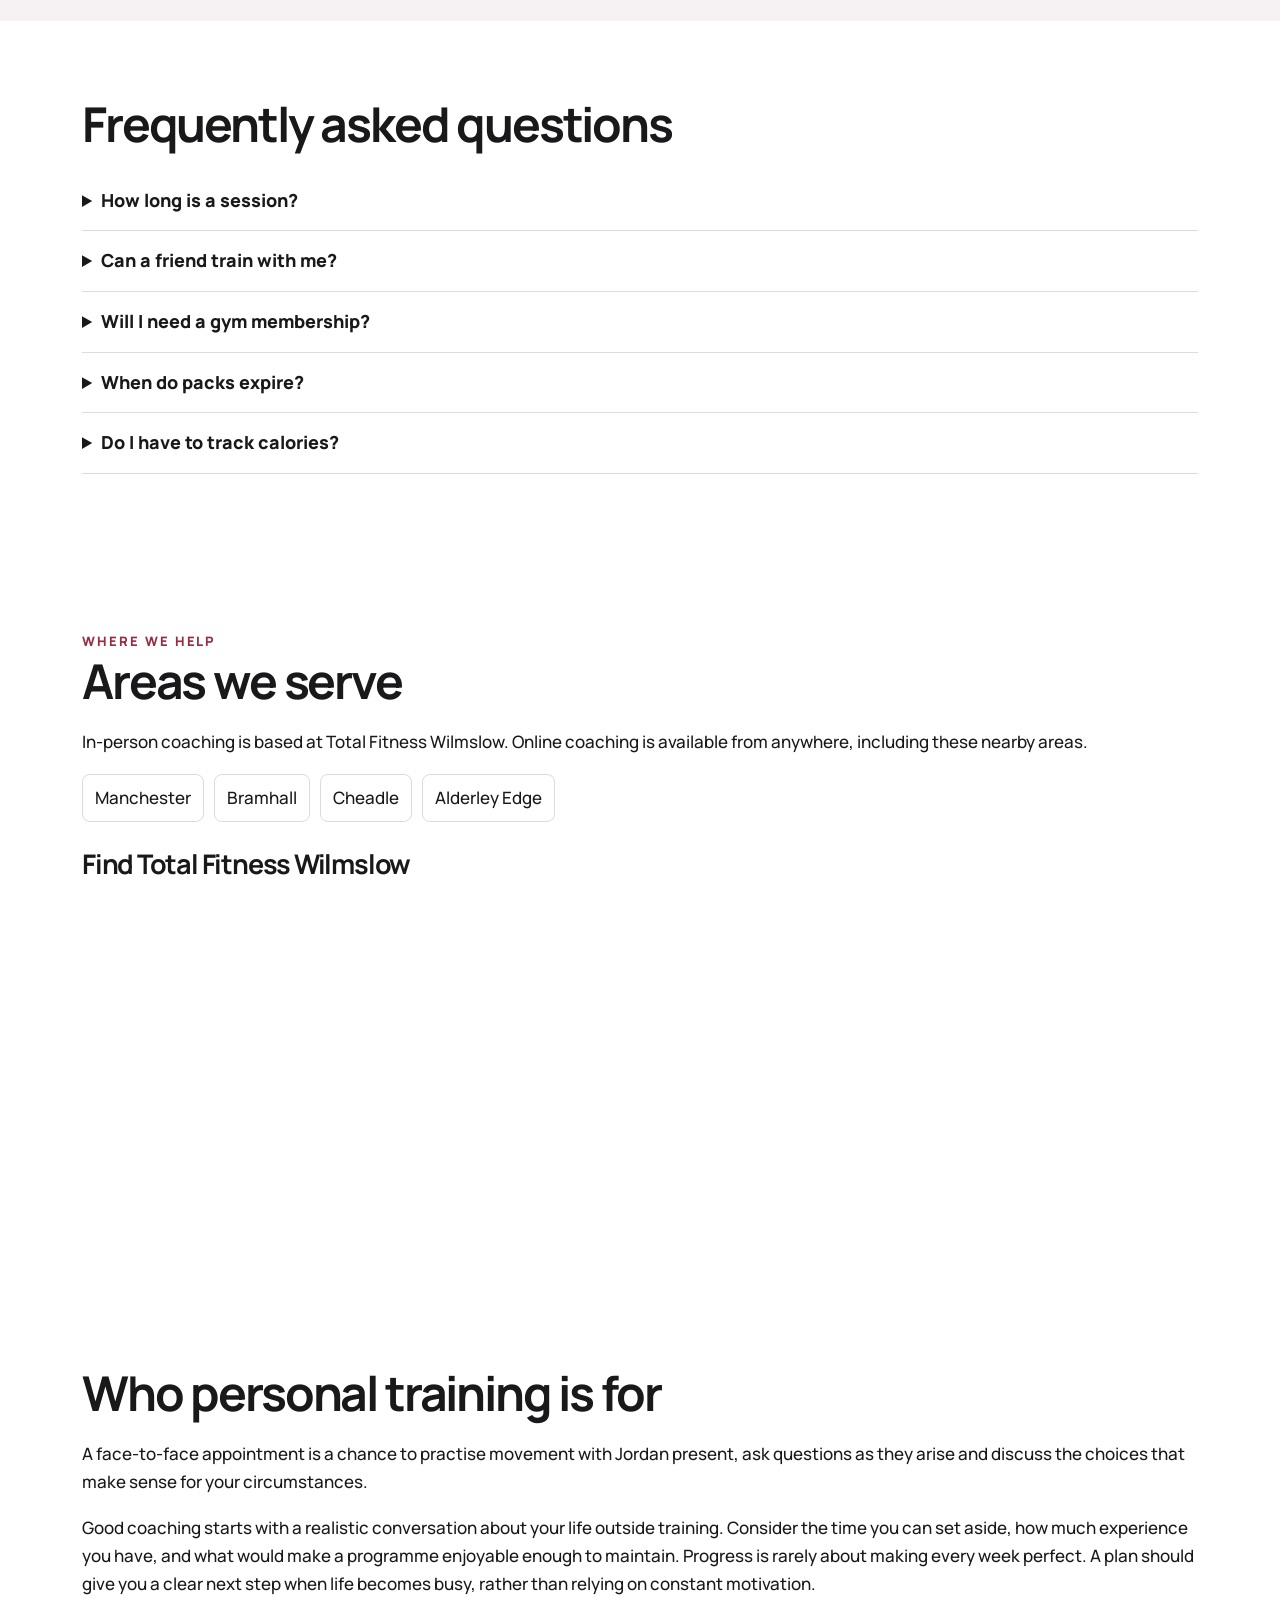
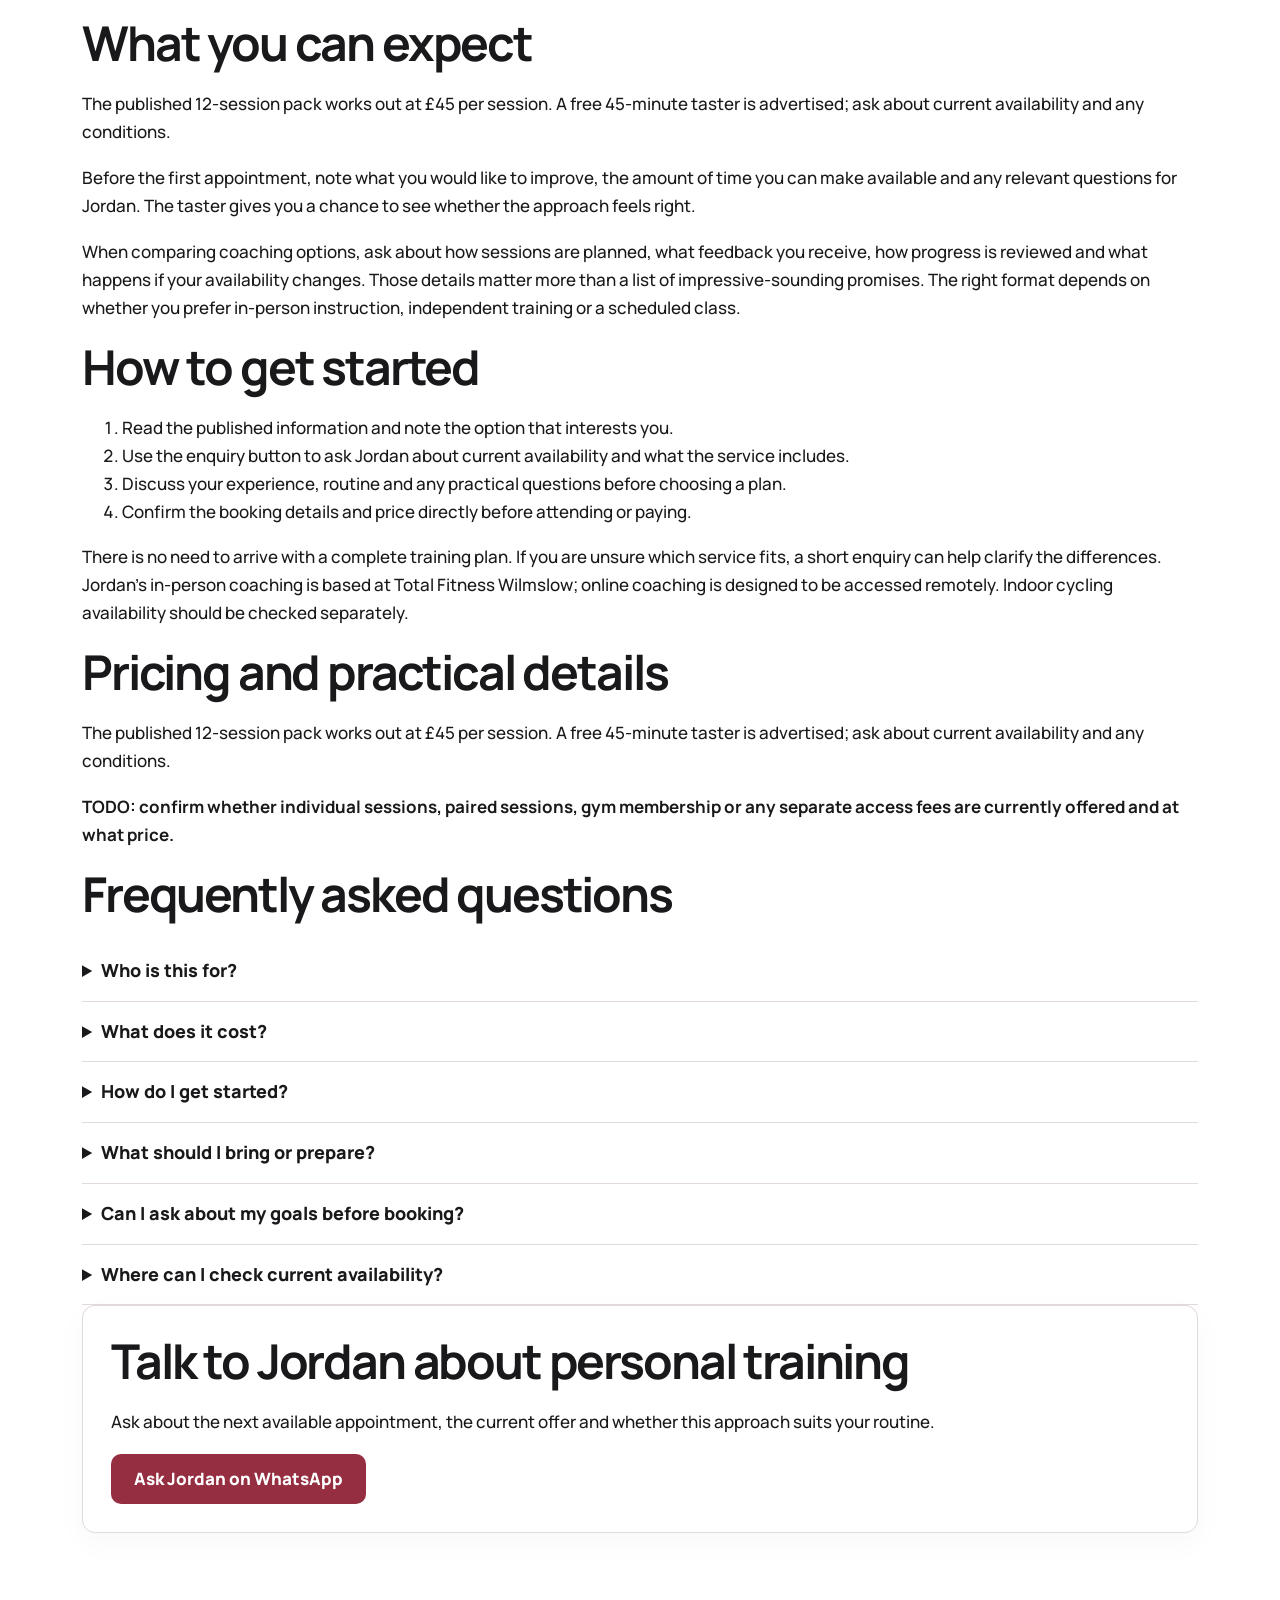
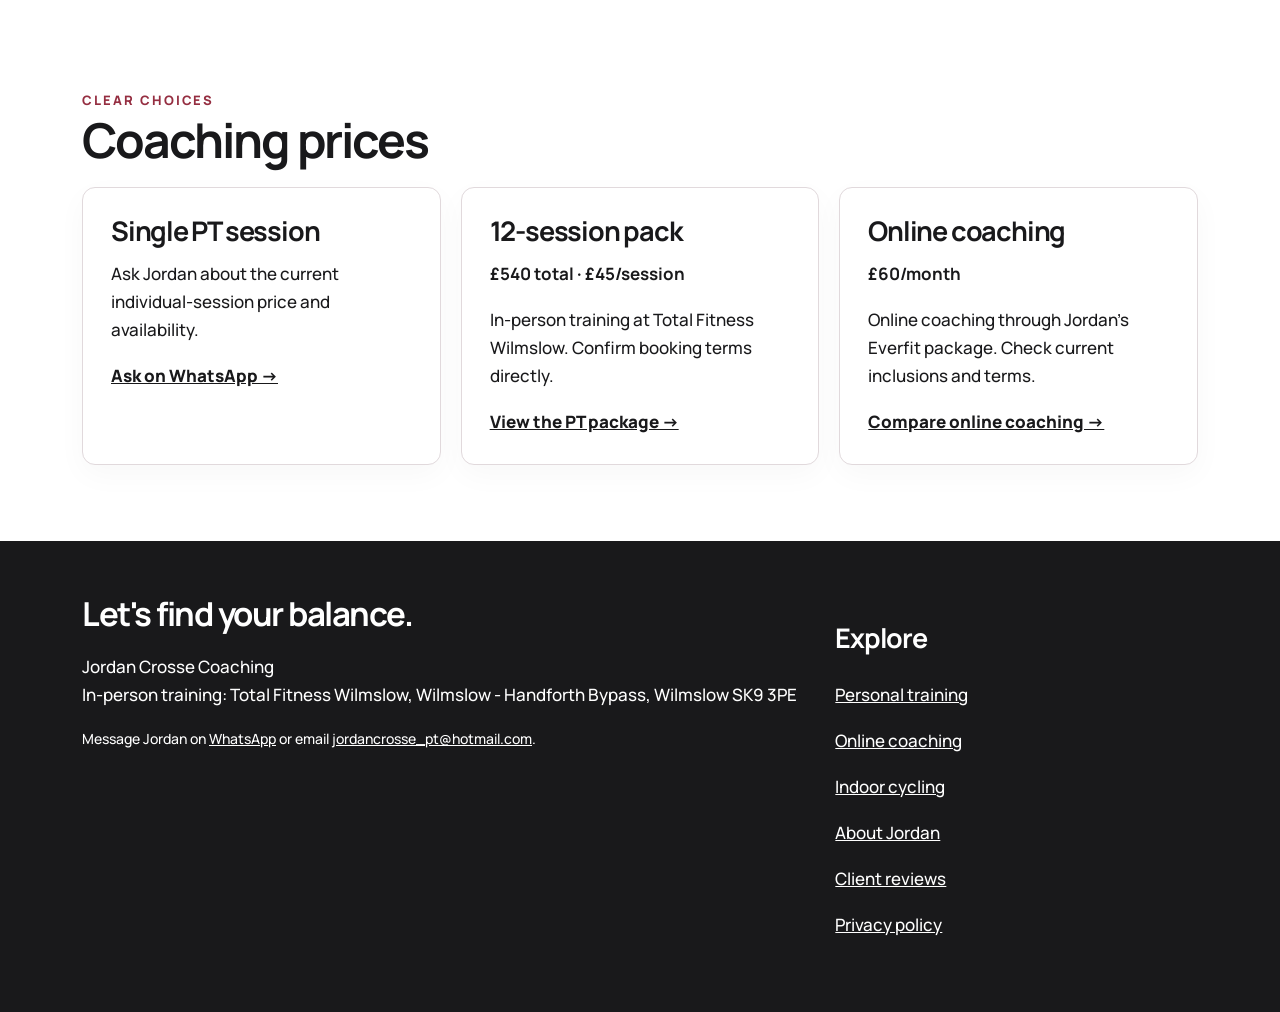
<file: in-person-pt/index.html>
<!doctype html><html lang="en-GB"><head><meta charset="utf-8"><meta name="viewport" content="width=device-width, initial-scale=1"><title>Personal Training Wilmslow | Jordan Crosse Coaching</title><meta name="description" content="1-to-1 and paired personal training at Total Fitness Wilmslow. Sessions from £45 in a pack, with a free 45-minute taster."><meta name="theme-color" content="#952e41"><link rel="canonical" href="https://jordancrosse.co.uk/in-person-pt/"><meta property="og:type" content="website"><meta property="og:title" content="Personal Training Wilmslow | Jordan Crosse Coaching"><meta property="og:description" content="1-to-1 and paired personal training at Total Fitness Wilmslow. Sessions from £45 in a pack, with a free 45-minute taster."><meta property="og:url" content="https://jordancrosse.co.uk/in-person-pt/"><meta name="twitter:card" content="summary_large_image"><meta property="og:image" content="https://jordancrosse.co.uk/cdn/shop/files/IMG_3901.jpg?v=1759500315&amp;width=1200"><meta name="twitter:title" content="Personal Training Wilmslow | Jordan Crosse Coaching"><meta name="twitter:description" content="1-to-1 and paired personal training at Total Fitness Wilmslow. Sessions from £45 in a pack, with a free 45-minute taster."><meta name="twitter:image" content="https://jordancrosse.co.uk/cdn/shop/files/IMG_3901.jpg?v=1759500315&amp;width=1200"><script type="application/ld+json">{"@context":"https://schema.org","@graph":[{"@type":"LocalBusiness","name":"Jordan Crosse Coaching","url":"https://jordancrosse.co.uk/","areaServed":[{"@type":"Place","name":"Manchester"},{"@type":"Place","name":"Bramhall"},{"@type":"Place","name":"Cheadle"},{"@type":"Place","name":"Alderley Edge"}],"description":"Personal training at Total Fitness Wilmslow and online coaching with Jordan Crosse.","telephone":"+447478743023","email":"jordancrosse_pt@hotmail.com","address":{"@type":"PostalAddress","streetAddress":"Total Fitness Wilmslow, Wilmslow - Handforth Bypass","addressLocality":"Wilmslow","postalCode":"SK9 3PE","addressCountry":"GB"},"@id":"https://jordancrosse.co.uk/#business","image":"https://jordancrosse.co.uk/cdn/shop/files/IMG_3901.jpg?v=1759500315&width=1200","priceRange":"££","founder":{"@id":"https://jordancrosse.co.uk/#jordan"},"logo":"https://jordancrosse.co.uk/assets/jcpt-logo.svg"},{"@type":"BreadcrumbList","itemListElement":[{"@type":"ListItem","position":1,"name":"Home","item":"https://jordancrosse.co.uk/"},{"@type":"ListItem","position":2,"name":"Personal training that works around real life","item":"https://jordancrosse.co.uk/in-person-pt/"}]},{"@type":"Service","name":"In-person personal training","provider":{"@id":"https://jordancrosse.co.uk/#business"},"areaServed":["Manchester","Bramhall","Cheadle","Alderley Edge"],"offers":{"@type":"Offer","priceCurrency":"GBP","price":"45","priceSpecification":{"@type":"UnitPriceSpecification","price":45,"priceCurrency":"GBP","unitText":"per session in a 12-session pack"}}},{"@type":"Person","@id":"https://jordancrosse.co.uk/#jordan","name":"Jordan Crosse","jobTitle":"Personal Trainer","hasCredential":[{"@type":"EducationalOccupationalCredential","name":"Level 3 Personal Trainer"},{"@type":"EducationalOccupationalCredential","name":"Level 4 Strength & Conditioning Coach"}],"worksFor":{"@id":"https://jordancrosse.co.uk/#business"}},{"@type":"FAQPage","mainEntity":[{"@type":"Question","name":"How long is a session?","acceptedAnswer":{"@type":"Answer","text":"Training sessions are typically 55–60 minutes. Free taster appointments are 45 minutes."}},{"@type":"Question","name":"Can a friend train with me?","acceptedAnswer":{"@type":"Answer","text":"Yes. Jordan's published information says paired sessions are available for the same session price, so you can split the cost."}},{"@type":"Question","name":"Will I need a gym membership?","acceptedAnswer":{"@type":"Answer","text":"You will need to be a Total Fitness Wilmslow member or buy a day pass for gym-based sessions."}},{"@type":"Question","name":"When do packs expire?","acceptedAnswer":{"@type":"Answer","text":"Jordan lists a 16-week expiry for 12-session packs and one month for packs of four. The introductory 12-pack is described as lasting three months."}},{"@type":"Question","name":"Do I have to track calories?","acceptedAnswer":{"@type":"Answer","text":"No. Nutrition guidance can be tailored to your goals and preferences."}},{"@type":"Question","name":"Who is this for?","acceptedAnswer":{"@type":"Answer","text":"A face-to-face appointment is a chance to practise movement with Jordan present, ask questions as they arise and discuss the choices that make sense for your circumstances."}},{"@type":"Question","name":"What does it cost?","acceptedAnswer":{"@type":"Answer","text":"The published 12-session pack works out at £45 per session. A free 45-minute taster is advertised; ask about current availability and any conditions."}},{"@type":"Question","name":"How do I get started?","acceptedAnswer":{"@type":"Answer","text":"Before the first appointment, note what you would like to improve, the amount of time you can make available and any relevant questions for Jordan. The taster gives you a chance to see whether the approach feels right."}},{"@type":"Question","name":"What should I bring or prepare?","acceptedAnswer":{"@type":"Answer","text":"Bring your questions and details about your previous training. Ask Jordan directly about any equipment or clothing requirements before attending."}},{"@type":"Question","name":"Can I ask about my goals before booking?","acceptedAnswer":{"@type":"Answer","text":"Yes. Use the WhatsApp enquiry link to describe what you hope to work towards and ask which coaching option might suit you."}},{"@type":"Question","name":"Where can I check current availability?","acceptedAnswer":{"@type":"Answer","text":"The website links to Jordan's booking page. Check the listing carefully, or message Jordan, to confirm that the appointment or class matches the service you want."}}]}]}</script><link rel="preconnect" href="https://fonts.googleapis.com"><link rel="preconnect" href="https://fonts.gstatic.com" crossorigin><link href="https://fonts.googleapis.com/css2?family=Manrope:wght@500;700;800&display=swap" rel="stylesheet"><link rel="stylesheet" href="/assets/site.css?v=20261016-3"></head><body><a class="skip" href="#main">Skip to content</a><header><nav class="nav" aria-label="Main navigation"><a class="brand" href="/" aria-label="Jordan Crosse Coaching home"><img src="/assets/jcpt-logo.svg" width="42" height="42" alt="JCPT weightlifting logo" style="width:42px;height:42px;object-fit:contain;flex-shrink:0"><span>JORDAN CROSSE<span style="display:block;font-size:11px;font-weight:600;letter-spacing:.15em">COACHING</span></span></a><a class="small" href="https://api.whatsapp.com/send?phone=447478743023&amp;text=Hi%20Jordan%2C%20I've%20been%20looking%20at%20your%20website%20and%20would%20like%20to%20learn%20more%20about%20your%20personal%20training%20and%20coaching%20services.%20Thanks!" target="_blank" rel="noopener" style="text-decoration:none;font-weight:700">WhatsApp Jordan</a><div class="navlinks"><a href="/">Home</a><a href="/in-person-pt/">In-person PT</a><a href="/online-coaching/">Online coaching</a><a href="/indoor-cycling/">Indoor cycling</a><a href="/#areas">Areas served</a></div><details class="mobile-menu"><summary aria-label="Navigation menu"><span class="hamburger" aria-hidden="true"><i></i><i></i><i></i></span></summary><div class="mobile-panel"><a href="/">Home</a><a href="/in-person-pt/">Personal training</a><a href="/online-coaching/">Online coaching</a><a href="/indoor-cycling/">Indoor cycling</a><a href="/#areas">Locations</a><a href="/about/">About Jordan</a><a href="/reviews/">Client reviews</a><a class="menu-whatsapp" href="https://api.whatsapp.com/send?phone=447478743023&amp;text=Hi%20Jordan%2C%20I%27ve%20been%20looking%20at%20your%20website%20and%20would%20like%20to%20learn%20more%20about%20your%20personal%20training%20and%20coaching%20services.%20Thanks%21" target="_blank" rel="noopener">Chat on WhatsApp →</a></div></details><a class="btn" href="https://wa.me/447478743023?text=Hi%20Jordan%2C%20I%27d%20like%20to%20book%20a%20free%2045-minute%20taster%20session.%20Could%20you%20let%20me%20know%20your%20availability%3F" target="_blank" rel="noopener">Book a free taster</a></nav></header><main id="main"><section class="hero"><div class="shell"><nav class="crumb" aria-label="Breadcrumb"><a href="/">Home</a> / Personal training that works around real life</nav><span class="eyebrow">In-person personal training</span><h1>Personal training that works around real life</h1><p class="lead">Achieve balance with your fitness & lifestyle at Total Fitness Wilmslow. Start with a free 45-minute taster session.</p><div class="actions"><a class="btn" href="https://wa.me/447478743023?text=Hi%20Jordan%2C%20I%27d%20like%20to%20book%20a%20free%2045-minute%20taster%20session.%20Could%20you%20let%20me%20know%20your%20availability%3F" target="_blank" rel="noopener">Book your free taster</a><a class="btn secondary" href="/online-coaching/">Online coaching</a></div></div></section><section class="section"><div class="shell"><h2>Personal training prices</h2><div class="grid"><article class="card"><h3>Pack of 12</h3><p class="bigprice">£540</p><p>£45 per session</p></article><article class="card"><h3>Pack of 4</h3><p class="bigprice">£200</p><p>£50 per session</p></article><article class="card"><h3>New-client introductory pack</h3><p class="bigprice">£480</p><p>12 sessions at £40 each</p></article></div><p class="small">Prices and terms from Jordan's published site, checked October 2026. Please confirm before purchase.</p></div></section><section class="section muted"><div class="shell"><h2>More than your gym appointment</h2><div class="grid"><article class="card"><h3>A programme built for you</h3><p>Workouts tailored to your goals, experience and how often you want to train.</p></article><article class="card"><h3>Coaching app</h3><p>View demonstrations, log workouts, track progress and see your plan.</p></article><article class="card"><h3>Guidance and accountability</h3><p>Nutrition guidance and support between sessions, with on-demand workouts included in eligible packs.</p></article></div></div></section><section class="section"><div class="shell faq"><h2>Frequently asked questions</h2><details><summary>How long is a session?</summary><p>Training sessions are typically 55–60 minutes. Free taster appointments are 45 minutes.</p></details><details><summary>Can a friend train with me?</summary><p>Yes. Jordan's published information says paired sessions are available for the same session price, so you can split the cost.</p></details><details><summary>Will I need a gym membership?</summary><p>You will need to be a Total Fitness Wilmslow member or buy a day pass for gym-based sessions.</p></details><details><summary>When do packs expire?</summary><p>Jordan lists a 16-week expiry for 12-session packs and one month for packs of four. The introductory 12-pack is described as lasting three months.</p></details><details><summary>Do I have to track calories?</summary><p>No. Nutrition guidance can be tailored to your goals and preferences.</p></details></div></section><section class="section" id="areas"><div class="shell"><span class="eyebrow">Where we help</span><h2>Areas we serve</h2><p>In-person coaching is based at Total Fitness Wilmslow. Online coaching is available from anywhere, including these nearby areas.</p><div class="areas"><a href="/manchester/">Manchester</a><a href="/bramhall/">Bramhall</a><a href="/cheadle/">Cheadle</a><a href="/alderley-edge/">Alderley Edge</a></div><h3>Find Total Fitness Wilmslow</h3><iframe class="map" loading="lazy" title="Google Map showing Total Fitness Wilmslow" referrerpolicy="no-referrer-when-downgrade" src="https://www.google.com/maps?q=Total%20Fitness%20Wilmslow&output=embed"></iframe></div></section><section class="section"><div class="shell"><h2>Who personal training is for</h2><p>A face-to-face appointment is a chance to practise movement with Jordan present, ask questions as they arise and discuss the choices that make sense for your circumstances.</p><p>Good coaching starts with a realistic conversation about your life outside training. Consider the time you can set aside, how much experience you have, and what would make a programme enjoyable enough to maintain. Progress is rarely about making every week perfect. A plan should give you a clear next step when life becomes busy, rather than relying on constant motivation.</p><h2>What you can expect</h2><p>The published 12-session pack works out at £45 per session. A free 45-minute taster is advertised; ask about current availability and any conditions.</p><p>Before the first appointment, note what you would like to improve, the amount of time you can make available and any relevant questions for Jordan. The taster gives you a chance to see whether the approach feels right.</p><p>When comparing coaching options, ask about how sessions are planned, what feedback you receive, how progress is reviewed and what happens if your availability changes. Those details matter more than a list of impressive-sounding promises. The right format depends on whether you prefer in-person instruction, independent training or a scheduled class.</p><h2>How to get started</h2><ol><li>Read the published information and note the option that interests you.</li><li>Use the enquiry button to ask Jordan about current availability and what the service includes.</li><li>Discuss your experience, routine and any practical questions before choosing a plan.</li><li>Confirm the booking details and price directly before attending or paying.</li></ol><p>There is no need to arrive with a complete training plan. If you are unsure which service fits, a short enquiry can help clarify the differences. Jordan's in-person coaching is based at Total Fitness Wilmslow; online coaching is designed to be accessed remotely. Indoor cycling availability should be checked separately.</p><h2>Pricing and practical details</h2><p>The published 12-session pack works out at £45 per session. A free 45-minute taster is advertised; ask about current availability and any conditions.</p><p><strong>TODO: confirm whether individual sessions, paired sessions, gym membership or any separate access fees are currently offered and at what price.</strong></p><h2>Frequently asked questions</h2><details><summary>Who is this for?</summary><p>A face-to-face appointment is a chance to practise movement with Jordan present, ask questions as they arise and discuss the choices that make sense for your circumstances.</p></details><details><summary>What does it cost?</summary><p>The published 12-session pack works out at £45 per session. A free 45-minute taster is advertised; ask about current availability and any conditions.</p></details><details><summary>How do I get started?</summary><p>Before the first appointment, note what you would like to improve, the amount of time you can make available and any relevant questions for Jordan. The taster gives you a chance to see whether the approach feels right.</p></details><details><summary>What should I bring or prepare?</summary><p>Bring your questions and details about your previous training. Ask Jordan directly about any equipment or clothing requirements before attending.</p></details><details><summary>Can I ask about my goals before booking?</summary><p>Yes. Use the WhatsApp enquiry link to describe what you hope to work towards and ask which coaching option might suit you.</p></details><details><summary>Where can I check current availability?</summary><p>The website links to Jordan's booking page. Check the listing carefully, or message Jordan, to confirm that the appointment or class matches the service you want.</p></details><div class="card"><h2>Talk to Jordan about personal training</h2><p>Ask about the next available appointment, the current offer and whether this approach suits your routine.</p><a class="btn" href="https://api.whatsapp.com/send?phone=447478743023&amp;text=Hi%20Jordan%2C%20I%27d%20like%20to%20learn%20more%20about%20your%20coaching%20services." target="_blank" rel="noopener">Ask Jordan on WhatsApp</a></div></div></section><section class="section" id="pricing"><div class="shell"><span class="eyebrow">Clear choices</span><h2>Coaching prices</h2><div class="grid"><article class="card"><h3>Single PT session</h3><p>Ask Jordan about the current individual-session price and availability.</p><a href="https://wa.me/447478743023?text=Hi%20Jordan%2C%20could%20you%20tell%20me%20the%20current%20single%20PT%20session%20price%3F" target="_blank" rel="noopener">Ask on WhatsApp →</a></article><article class="card"><h3>12-session pack</h3><p><strong>£540 total · £45/session</strong></p><p>In-person training at Total Fitness Wilmslow. Confirm booking terms directly.</p><a href="/in-person-pt/">View the PT package →</a></article><article class="card"><h3>Online coaching</h3><p><strong>£60/month</strong></p><p>Online coaching through Jordan’s Everfit package. Check current inclusions and terms.</p><a href="/online-coaching/">Compare online coaching →</a></article></div></div></section></main><footer><div class="shell footergrid"><div><h2 style="font-size:33px">Let's find your balance.</h2><p>Jordan Crosse Coaching<br>In-person training: Total Fitness Wilmslow, Wilmslow - Handforth Bypass, Wilmslow SK9 3PE</p><p class="small">Message Jordan on <a href="https://api.whatsapp.com/send?phone=447478743023&amp;text=Hi%20Jordan%2C%20I've%20been%20looking%20at%20your%20website%20and%20would%20like%20to%20learn%20more%20about%20your%20personal%20training%20and%20coaching%20services.%20Thanks!" target="_blank" rel="noopener">WhatsApp</a> or email <a href="mailto:jordancrosse_pt@hotmail.com">jordancrosse_pt@hotmail.com</a>.</p></div><div><h3>Explore</h3><p><a href="/in-person-pt/">Personal training</a></p><p><a href="/online-coaching/">Online coaching</a></p><p><a href="/indoor-cycling/">Indoor cycling</a></p><p><a href="/about/">About Jordan</a></p><p><a href="/reviews/">Client reviews</a></p><p><a href="/privacy/">Privacy policy</a></p></div></div></footer><div class="mobile-conversion" aria-label="Contact Jordan"><a href="https://wa.me/447478743023?text=Hi%20Jordan%2C%20I%27d%20like%20to%20book%20a%20free%2045-minute%20taster%20session.%20Could%20you%20let%20me%20know%20your%20availability%3F" target="_blank" rel="noopener">Book via WhatsApp</a><a href="https://api.whatsapp.com/send?phone=447478743023&amp;text=Hi%20Jordan%2C%20I%27d%20like%20to%20learn%20more%20about%20your%20coaching%20services." target="_blank" rel="noopener">WhatsApp</a></div><script>document.querySelectorAll(".mobile-menu .mobile-panel a").forEach(a=>a.addEventListener("click",()=>{const d=a.closest("details");if(d)d.open=false}));</script></body></html>
</file>
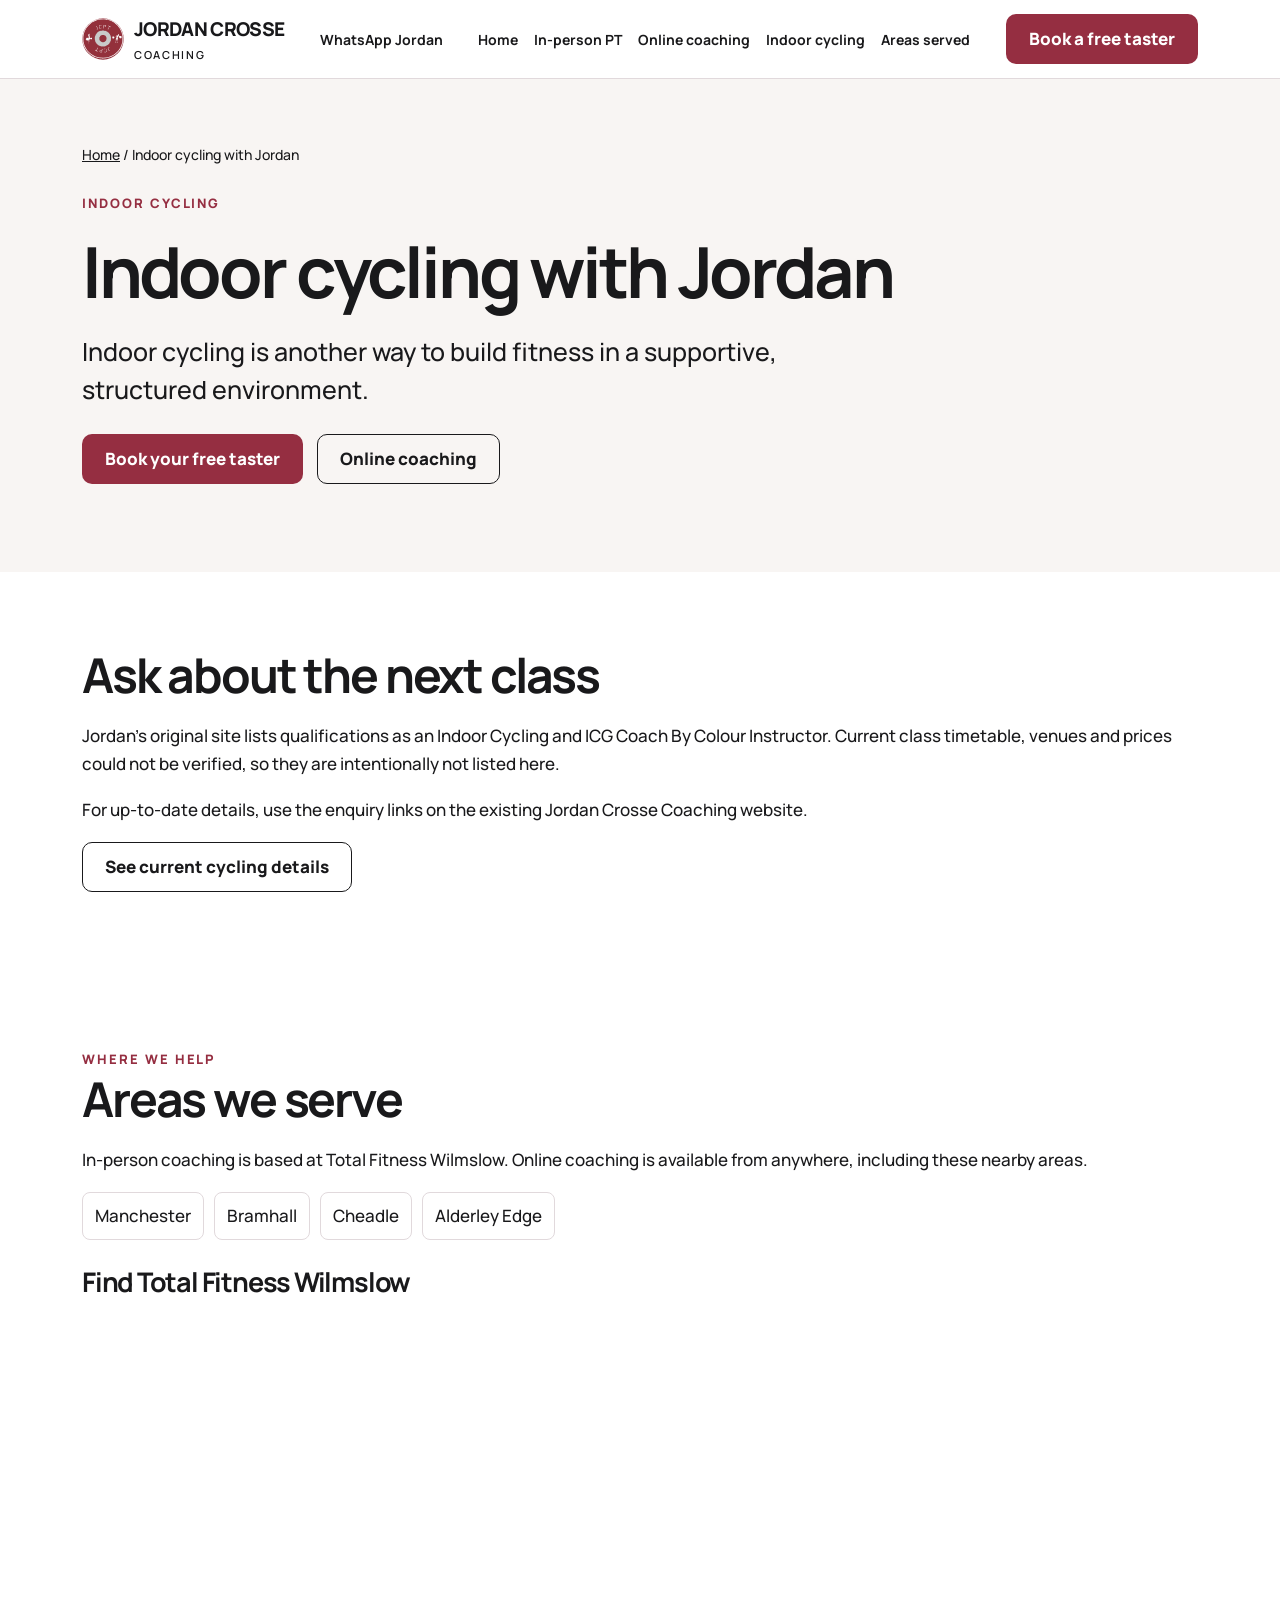
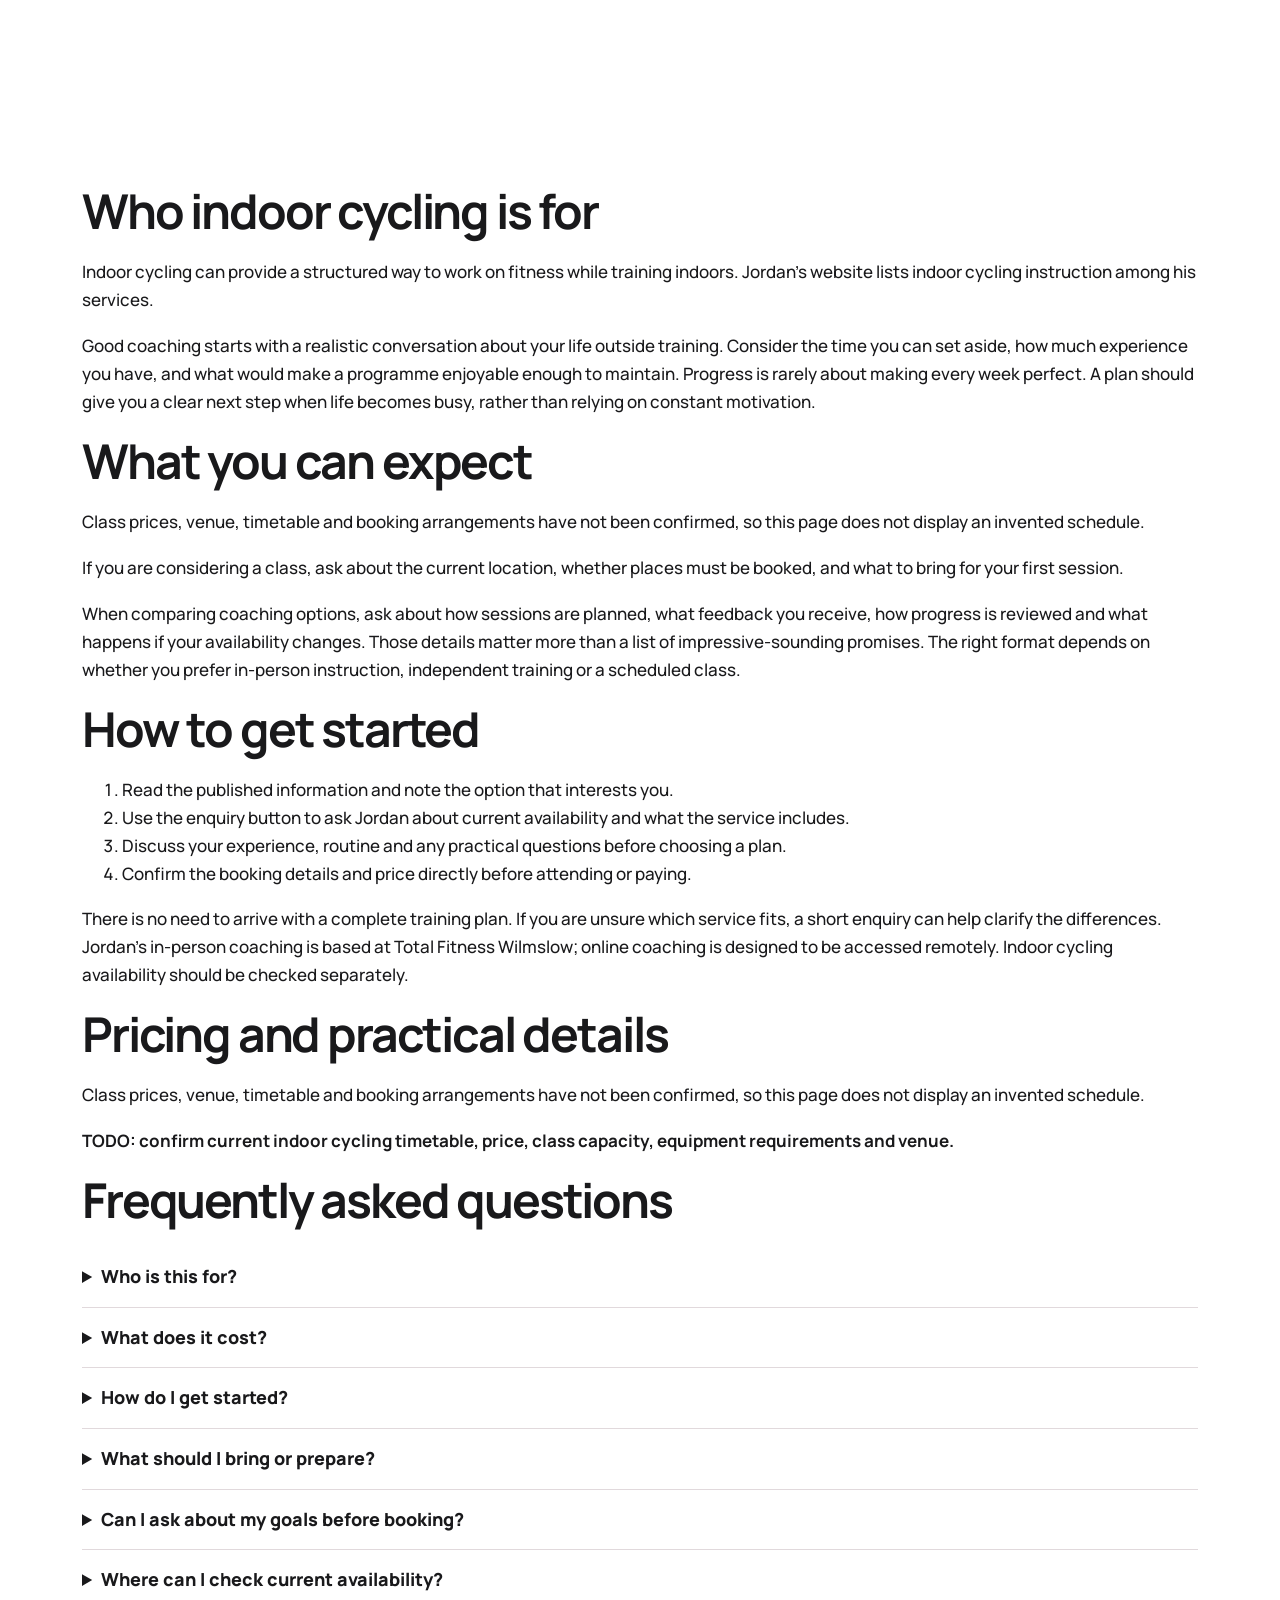
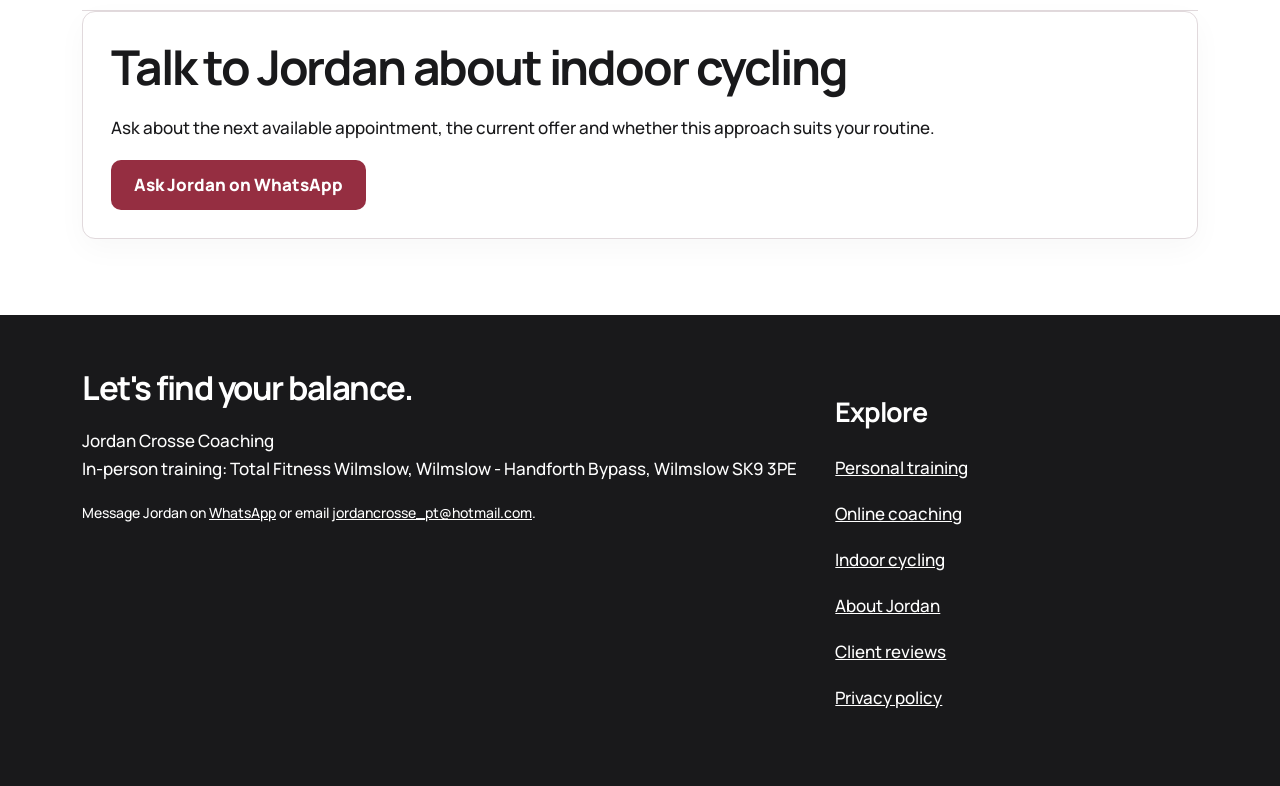
<file: indoor-cycling/index.html>
<!doctype html><html lang="en-GB"><head><meta charset="utf-8"><meta name="viewport" content="width=device-width, initial-scale=1"><title>Indoor Cycling Coaching | Jordan Crosse</title><meta name="description" content="Explore indoor cycling coaching with Jordan Crosse, a qualified indoor cycling and ICG Coach By Colour instructor in Wilmslow."><meta name="theme-color" content="#952e41"><link rel="canonical" href="https://jordancrosse.co.uk/indoor-cycling/"><meta property="og:type" content="website"><meta property="og:title" content="Indoor Cycling Coaching | Jordan Crosse"><meta property="og:description" content="Explore indoor cycling coaching with Jordan Crosse, a qualified indoor cycling and ICG Coach By Colour instructor in Wilmslow."><meta property="og:url" content="https://jordancrosse.co.uk/indoor-cycling/"><meta name="twitter:card" content="summary_large_image"><meta property="og:image" content="https://jordancrosse.co.uk/cdn/shop/files/IMG_3901.jpg?v=1759500315&amp;width=1200"><meta name="twitter:title" content="Indoor Cycling Coaching | Jordan Crosse"><meta name="twitter:description" content="Explore indoor cycling coaching with Jordan Crosse, a qualified indoor cycling and ICG Coach By Colour instructor in Wilmslow."><meta name="twitter:image" content="https://jordancrosse.co.uk/cdn/shop/files/IMG_3901.jpg?v=1759500315&amp;width=1200"><script type="application/ld+json">{"@context":"https://schema.org","@graph":[{"@type":"LocalBusiness","name":"Jordan Crosse Coaching","url":"https://jordancrosse.co.uk/","areaServed":[{"@type":"Place","name":"Manchester"},{"@type":"Place","name":"Bramhall"},{"@type":"Place","name":"Cheadle"},{"@type":"Place","name":"Alderley Edge"}],"description":"Personal training at Total Fitness Wilmslow and online coaching with Jordan Crosse.","telephone":"+447478743023","email":"jordancrosse_pt@hotmail.com","address":{"@type":"PostalAddress","streetAddress":"Total Fitness Wilmslow, Wilmslow - Handforth Bypass","addressLocality":"Wilmslow","postalCode":"SK9 3PE","addressCountry":"GB"},"@id":"https://jordancrosse.co.uk/#business","image":"https://jordancrosse.co.uk/cdn/shop/files/IMG_3901.jpg?v=1759500315&width=1200","priceRange":"££","founder":{"@id":"https://jordancrosse.co.uk/#jordan"},"logo":"https://jordancrosse.co.uk/assets/jcpt-logo.svg"},{"@type":"BreadcrumbList","itemListElement":[{"@type":"ListItem","position":1,"name":"Home","item":"https://jordancrosse.co.uk/"},{"@type":"ListItem","position":2,"name":"Indoor cycling with Jordan","item":"https://jordancrosse.co.uk/indoor-cycling/"}]},{"@type":"Service","name":"Indoor cycling coaching","provider":{"@id":"https://jordancrosse.co.uk/#business"},"areaServed":["Manchester","Bramhall","Cheadle","Alderley Edge"]},{"@type":"Person","@id":"https://jordancrosse.co.uk/#jordan","name":"Jordan Crosse","jobTitle":"Personal Trainer","hasCredential":[{"@type":"EducationalOccupationalCredential","name":"Level 3 Personal Trainer"},{"@type":"EducationalOccupationalCredential","name":"Level 4 Strength & Conditioning Coach"}],"worksFor":{"@id":"https://jordancrosse.co.uk/#business"}},{"@type":"FAQPage","mainEntity":[{"@type":"Question","name":"Who is this for?","acceptedAnswer":{"@type":"Answer","text":"Indoor cycling can provide a structured way to work on fitness while training indoors. Jordan's website lists indoor cycling instruction among his services."}},{"@type":"Question","name":"What does it cost?","acceptedAnswer":{"@type":"Answer","text":"Class prices, venue, timetable and booking arrangements have not been confirmed, so this page does not display an invented schedule."}},{"@type":"Question","name":"How do I get started?","acceptedAnswer":{"@type":"Answer","text":"If you are considering a class, ask about the current location, whether places must be booked, and what to bring for your first session."}},{"@type":"Question","name":"What should I bring or prepare?","acceptedAnswer":{"@type":"Answer","text":"Bring your questions and details about your previous training. Ask Jordan directly about any equipment or clothing requirements before attending."}},{"@type":"Question","name":"Can I ask about my goals before booking?","acceptedAnswer":{"@type":"Answer","text":"Yes. Use the WhatsApp enquiry link to describe what you hope to work towards and ask which coaching option might suit you."}},{"@type":"Question","name":"Where can I check current availability?","acceptedAnswer":{"@type":"Answer","text":"The website links to Jordan's booking page. Check the listing carefully, or message Jordan, to confirm that the appointment or class matches the service you want."}}]}]}</script><link rel="preconnect" href="https://fonts.googleapis.com"><link rel="preconnect" href="https://fonts.gstatic.com" crossorigin><link href="https://fonts.googleapis.com/css2?family=Manrope:wght@500;700;800&display=swap" rel="stylesheet"><link rel="stylesheet" href="/assets/site.css?v=20261016-3"></head><body><a class="skip" href="#main">Skip to content</a><header><nav class="nav" aria-label="Main navigation"><a class="brand" href="/" aria-label="Jordan Crosse Coaching home"><img src="/assets/jcpt-logo.svg" width="42" height="42" alt="JCPT weightlifting logo" style="width:42px;height:42px;object-fit:contain;flex-shrink:0"><span>JORDAN CROSSE<span style="display:block;font-size:11px;font-weight:600;letter-spacing:.15em">COACHING</span></span></a><a class="small" href="https://api.whatsapp.com/send?phone=447478743023&amp;text=Hi%20Jordan%2C%20I've%20been%20looking%20at%20your%20website%20and%20would%20like%20to%20learn%20more%20about%20your%20personal%20training%20and%20coaching%20services.%20Thanks!" target="_blank" rel="noopener" style="text-decoration:none;font-weight:700">WhatsApp Jordan</a><div class="navlinks"><a href="/">Home</a><a href="/in-person-pt/">In-person PT</a><a href="/online-coaching/">Online coaching</a><a href="/indoor-cycling/">Indoor cycling</a><a href="/#areas">Areas served</a></div><details class="mobile-menu"><summary aria-label="Navigation menu"><span class="hamburger" aria-hidden="true"><i></i><i></i><i></i></span></summary><div class="mobile-panel"><a href="/">Home</a><a href="/in-person-pt/">Personal training</a><a href="/online-coaching/">Online coaching</a><a href="/indoor-cycling/">Indoor cycling</a><a href="/#areas">Locations</a><a href="/about/">About Jordan</a><a href="/reviews/">Client reviews</a><a class="menu-whatsapp" href="https://api.whatsapp.com/send?phone=447478743023&amp;text=Hi%20Jordan%2C%20I%27ve%20been%20looking%20at%20your%20website%20and%20would%20like%20to%20learn%20more%20about%20your%20personal%20training%20and%20coaching%20services.%20Thanks%21" target="_blank" rel="noopener">Chat on WhatsApp →</a></div></details><a class="btn" href="https://wa.me/447478743023?text=Hi%20Jordan%2C%20I%27d%20like%20to%20book%20a%20free%2045-minute%20taster%20session.%20Could%20you%20let%20me%20know%20your%20availability%3F" target="_blank" rel="noopener">Book a free taster</a></nav></header><main id="main"><section class="hero"><div class="shell"><nav class="crumb" aria-label="Breadcrumb"><a href="/">Home</a> / Indoor cycling with Jordan</nav><span class="eyebrow">Indoor cycling</span><h1>Indoor cycling with Jordan</h1><p class="lead">Indoor cycling is another way to build fitness in a supportive, structured environment.</p><div class="actions"><a class="btn" href="https://wa.me/447478743023?text=Hi%20Jordan%2C%20I%27d%20like%20to%20book%20a%20free%2045-minute%20taster%20session.%20Could%20you%20let%20me%20know%20your%20availability%3F" target="_blank" rel="noopener">Book your free taster</a><a class="btn secondary" href="/online-coaching/">Online coaching</a></div></div></section><section class="section"><div class="shell"><h2>Ask about the next class</h2><p>Jordan's original site lists qualifications as an Indoor Cycling and ICG Coach By Colour Instructor. Current class timetable, venues and prices could not be verified, so they are intentionally not listed here.</p><p>For up-to-date details, use the enquiry links on the existing Jordan Crosse Coaching website.</p><a class="btn secondary" href="https://jordancrosse.co.uk/pages/indoor-cycling">See current cycling details</a></div></section><section class="section" id="areas"><div class="shell"><span class="eyebrow">Where we help</span><h2>Areas we serve</h2><p>In-person coaching is based at Total Fitness Wilmslow. Online coaching is available from anywhere, including these nearby areas.</p><div class="areas"><a href="/manchester/">Manchester</a><a href="/bramhall/">Bramhall</a><a href="/cheadle/">Cheadle</a><a href="/alderley-edge/">Alderley Edge</a></div><h3>Find Total Fitness Wilmslow</h3><iframe class="map" loading="lazy" title="Google Map showing Total Fitness Wilmslow" referrerpolicy="no-referrer-when-downgrade" src="https://www.google.com/maps?q=Total%20Fitness%20Wilmslow&output=embed"></iframe></div></section><section class="section"><div class="shell"><h2>Who indoor cycling is for</h2><p>Indoor cycling can provide a structured way to work on fitness while training indoors. Jordan's website lists indoor cycling instruction among his services.</p><p>Good coaching starts with a realistic conversation about your life outside training. Consider the time you can set aside, how much experience you have, and what would make a programme enjoyable enough to maintain. Progress is rarely about making every week perfect. A plan should give you a clear next step when life becomes busy, rather than relying on constant motivation.</p><h2>What you can expect</h2><p>Class prices, venue, timetable and booking arrangements have not been confirmed, so this page does not display an invented schedule.</p><p>If you are considering a class, ask about the current location, whether places must be booked, and what to bring for your first session.</p><p>When comparing coaching options, ask about how sessions are planned, what feedback you receive, how progress is reviewed and what happens if your availability changes. Those details matter more than a list of impressive-sounding promises. The right format depends on whether you prefer in-person instruction, independent training or a scheduled class.</p><h2>How to get started</h2><ol><li>Read the published information and note the option that interests you.</li><li>Use the enquiry button to ask Jordan about current availability and what the service includes.</li><li>Discuss your experience, routine and any practical questions before choosing a plan.</li><li>Confirm the booking details and price directly before attending or paying.</li></ol><p>There is no need to arrive with a complete training plan. If you are unsure which service fits, a short enquiry can help clarify the differences. Jordan's in-person coaching is based at Total Fitness Wilmslow; online coaching is designed to be accessed remotely. Indoor cycling availability should be checked separately.</p><h2>Pricing and practical details</h2><p>Class prices, venue, timetable and booking arrangements have not been confirmed, so this page does not display an invented schedule.</p><p><strong>TODO: confirm current indoor cycling timetable, price, class capacity, equipment requirements and venue.</strong></p><h2>Frequently asked questions</h2><details><summary>Who is this for?</summary><p>Indoor cycling can provide a structured way to work on fitness while training indoors. Jordan's website lists indoor cycling instruction among his services.</p></details><details><summary>What does it cost?</summary><p>Class prices, venue, timetable and booking arrangements have not been confirmed, so this page does not display an invented schedule.</p></details><details><summary>How do I get started?</summary><p>If you are considering a class, ask about the current location, whether places must be booked, and what to bring for your first session.</p></details><details><summary>What should I bring or prepare?</summary><p>Bring your questions and details about your previous training. Ask Jordan directly about any equipment or clothing requirements before attending.</p></details><details><summary>Can I ask about my goals before booking?</summary><p>Yes. Use the WhatsApp enquiry link to describe what you hope to work towards and ask which coaching option might suit you.</p></details><details><summary>Where can I check current availability?</summary><p>The website links to Jordan's booking page. Check the listing carefully, or message Jordan, to confirm that the appointment or class matches the service you want.</p></details><div class="card"><h2>Talk to Jordan about indoor cycling</h2><p>Ask about the next available appointment, the current offer and whether this approach suits your routine.</p><a class="btn" href="https://api.whatsapp.com/send?phone=447478743023&amp;text=Hi%20Jordan%2C%20I%27d%20like%20to%20learn%20more%20about%20your%20coaching%20services." target="_blank" rel="noopener">Ask Jordan on WhatsApp</a></div></div></section></main><footer><div class="shell footergrid"><div><h2 style="font-size:33px">Let's find your balance.</h2><p>Jordan Crosse Coaching<br>In-person training: Total Fitness Wilmslow, Wilmslow - Handforth Bypass, Wilmslow SK9 3PE</p><p class="small">Message Jordan on <a href="https://api.whatsapp.com/send?phone=447478743023&amp;text=Hi%20Jordan%2C%20I've%20been%20looking%20at%20your%20website%20and%20would%20like%20to%20learn%20more%20about%20your%20personal%20training%20and%20coaching%20services.%20Thanks!" target="_blank" rel="noopener">WhatsApp</a> or email <a href="mailto:jordancrosse_pt@hotmail.com">jordancrosse_pt@hotmail.com</a>.</p></div><div><h3>Explore</h3><p><a href="/in-person-pt/">Personal training</a></p><p><a href="/online-coaching/">Online coaching</a></p><p><a href="/indoor-cycling/">Indoor cycling</a></p><p><a href="/about/">About Jordan</a></p><p><a href="/reviews/">Client reviews</a></p><p><a href="/privacy/">Privacy policy</a></p></div></div></footer><div class="mobile-conversion" aria-label="Contact Jordan"><a href="https://wa.me/447478743023?text=Hi%20Jordan%2C%20I%27d%20like%20to%20book%20a%20free%2045-minute%20taster%20session.%20Could%20you%20let%20me%20know%20your%20availability%3F" target="_blank" rel="noopener">Book via WhatsApp</a><a href="https://api.whatsapp.com/send?phone=447478743023&amp;text=Hi%20Jordan%2C%20I%27d%20like%20to%20learn%20more%20about%20your%20coaching%20services." target="_blank" rel="noopener">WhatsApp</a></div><script>document.querySelectorAll(".mobile-menu .mobile-panel a").forEach(a=>a.addEventListener("click",()=>{const d=a.closest("details");if(d)d.open=false}));</script></body></html>
</file>
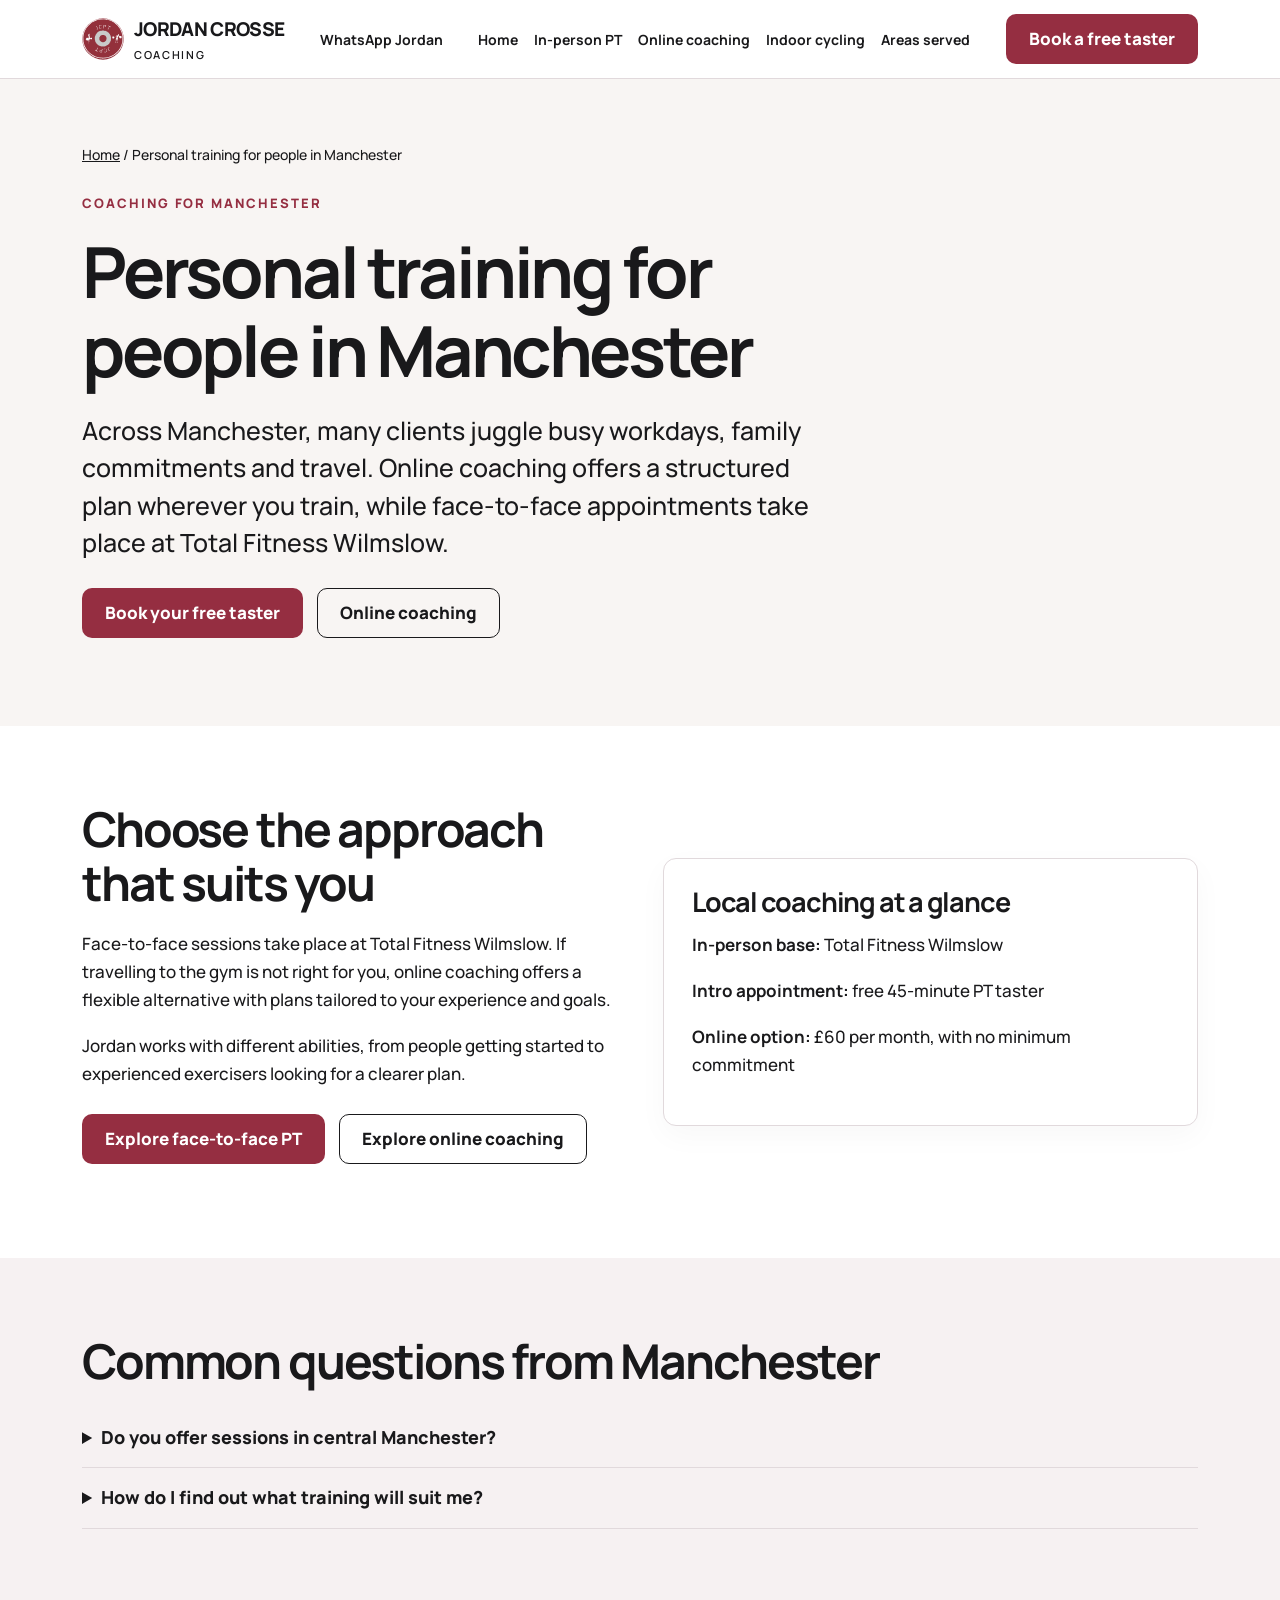
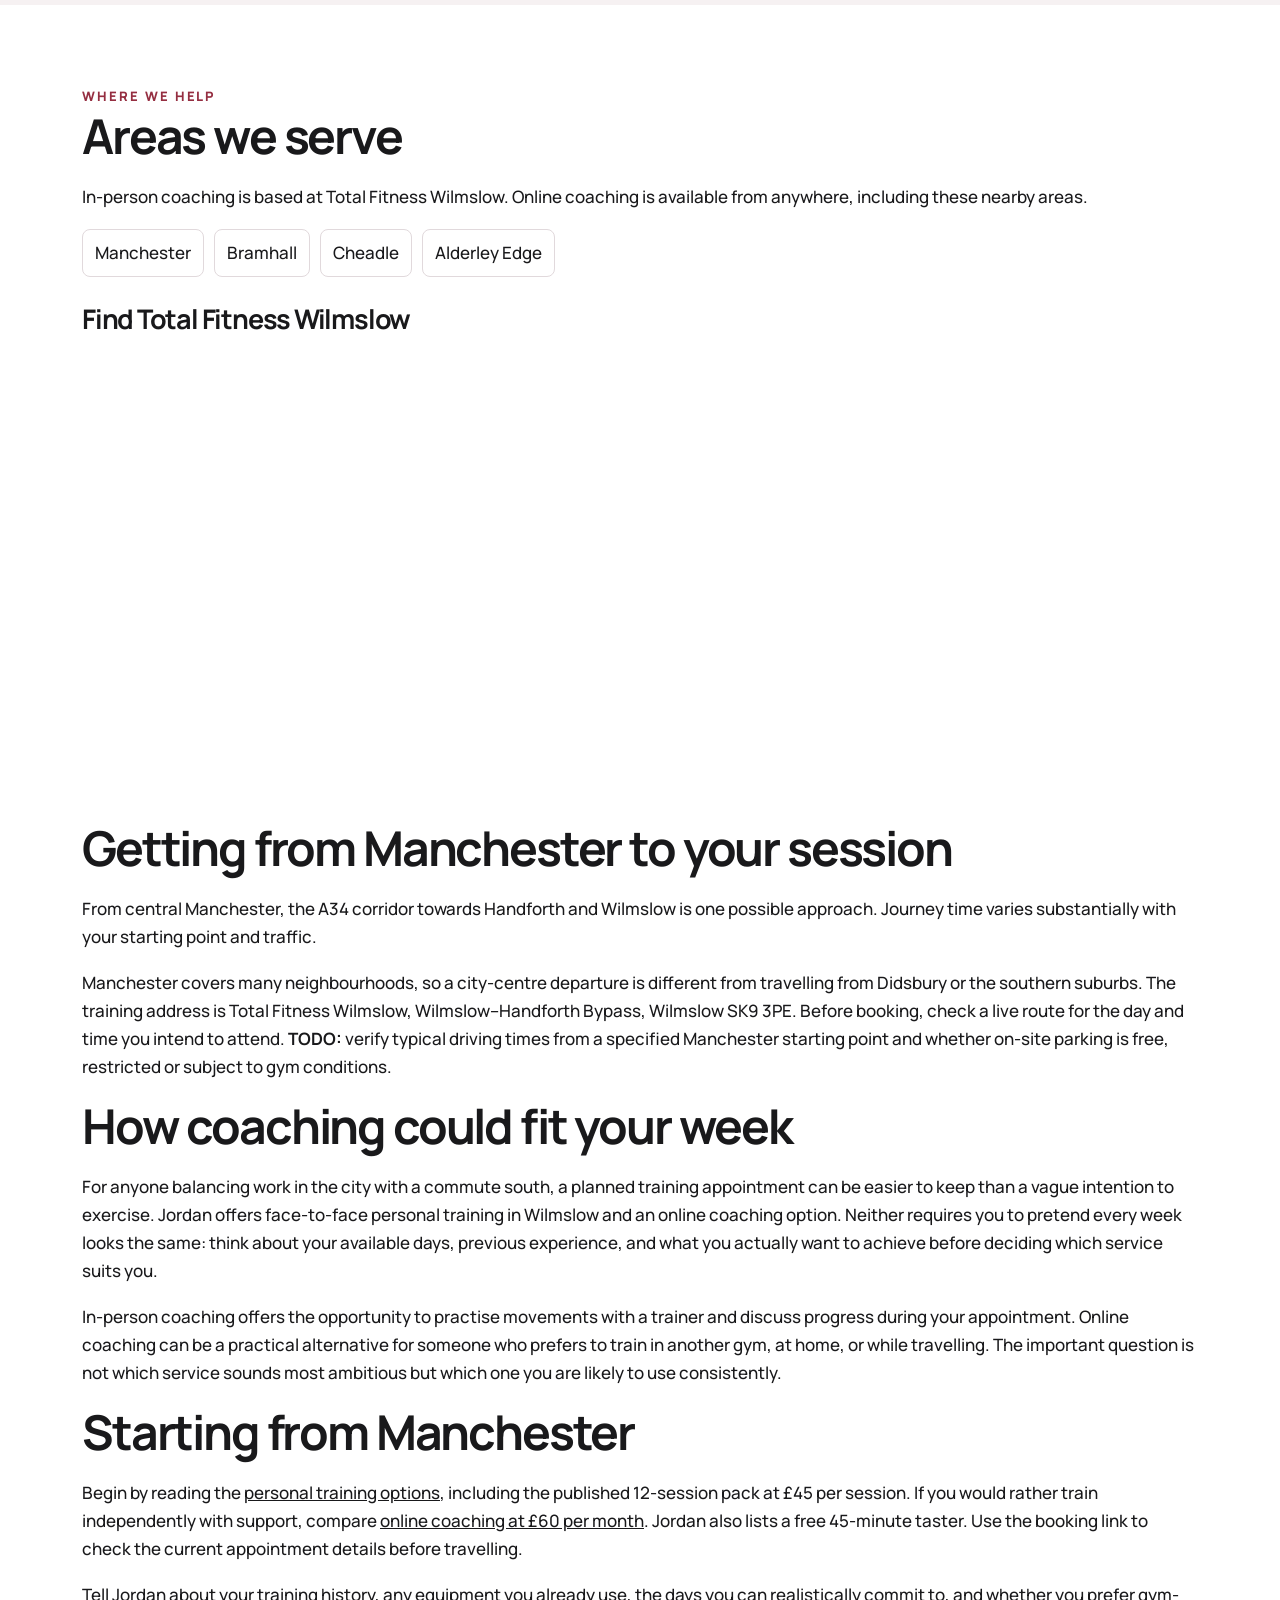
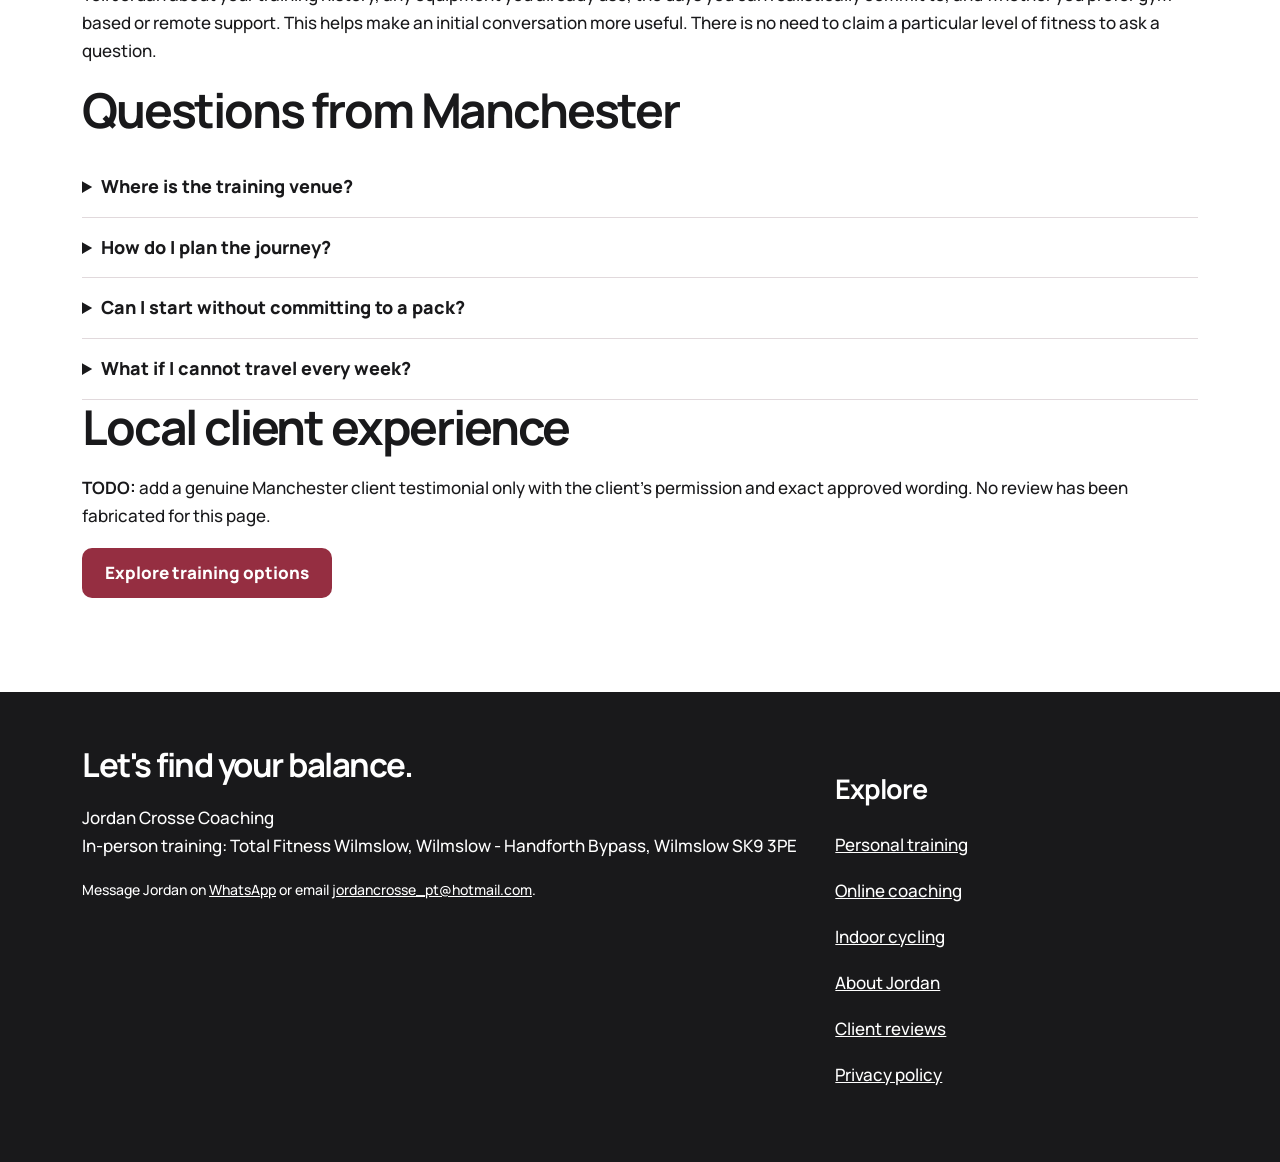
<file: manchester/index.html>
<!doctype html><html lang="en-GB"><head><meta charset="utf-8"><meta name="viewport" content="width=device-width, initial-scale=1"><title>Personal Trainer Manchester | Jordan Crosse</title><meta name="description" content="Explore personal training for Manchester residents at Total Fitness Wilmslow, plus online coaching with Jordan Crosse. Prices and free taster details."><meta name="theme-color" content="#952e41"><link rel="canonical" href="https://jordancrosse.co.uk/manchester/"><meta property="og:type" content="website"><meta property="og:title" content="Personal Trainer Manchester | Jordan Crosse"><meta property="og:description" content="Explore personal training for Manchester residents at Total Fitness Wilmslow, plus online coaching with Jordan Crosse. Prices and free taster details."><meta property="og:url" content="https://jordancrosse.co.uk/manchester/"><meta name="twitter:card" content="summary_large_image"><meta property="og:image" content="https://jordancrosse.co.uk/cdn/shop/files/IMG_3901.jpg?v=1759500315&amp;width=1200"><meta name="twitter:title" content="Personal Trainer Manchester | Jordan Crosse"><meta name="twitter:description" content="Explore personal training for Manchester residents at Total Fitness Wilmslow, plus online coaching with Jordan Crosse. Prices and free taster details."><meta name="twitter:image" content="https://jordancrosse.co.uk/cdn/shop/files/IMG_3901.jpg?v=1759500315&amp;width=1200"><script type="application/ld+json">{"@context":"https://schema.org","@graph":[{"@type":"LocalBusiness","name":"Jordan Crosse Coaching","url":"https://jordancrosse.co.uk/","areaServed":[{"@type":"Place","name":"Manchester"},{"@type":"Place","name":"Bramhall"},{"@type":"Place","name":"Cheadle"},{"@type":"Place","name":"Alderley Edge"}],"description":"Personal training at Total Fitness Wilmslow and online coaching with Jordan Crosse.","telephone":"+447478743023","email":"jordancrosse_pt@hotmail.com","address":{"@type":"PostalAddress","streetAddress":"Total Fitness Wilmslow, Wilmslow - Handforth Bypass","addressLocality":"Wilmslow","postalCode":"SK9 3PE","addressCountry":"GB"},"@id":"https://jordancrosse.co.uk/#business","image":"https://jordancrosse.co.uk/cdn/shop/files/IMG_3901.jpg?v=1759500315&width=1200","priceRange":"££","founder":{"@id":"https://jordancrosse.co.uk/#jordan"},"logo":"https://jordancrosse.co.uk/assets/jcpt-logo.svg"},{"@type":"BreadcrumbList","itemListElement":[{"@type":"ListItem","position":1,"name":"Home","item":"https://jordancrosse.co.uk/"},{"@type":"ListItem","position":2,"name":"Personal training for people in Manchester","item":"https://jordancrosse.co.uk/manchester/"}]},{"@type":"Service","name":"Personal training for Manchester","provider":{"@id":"https://jordancrosse.co.uk/#business"},"areaServed":["Manchester","Bramhall","Cheadle","Alderley Edge"]},{"@type":"Person","@id":"https://jordancrosse.co.uk/#jordan","name":"Jordan Crosse","jobTitle":"Personal Trainer","hasCredential":[{"@type":"EducationalOccupationalCredential","name":"Level 3 Personal Trainer"},{"@type":"EducationalOccupationalCredential","name":"Level 4 Strength & Conditioning Coach"}],"worksFor":{"@id":"https://jordancrosse.co.uk/#business"}},{"@type":"FAQPage","mainEntity":[{"@type":"Question","name":"Do you offer sessions in central Manchester?","acceptedAnswer":{"@type":"Answer","text":"The listed in-person training base is Total Fitness Wilmslow, not a central Manchester gym. Online coaching is available regardless of where you live."}},{"@type":"Question","name":"How do I find out what training will suit me?","acceptedAnswer":{"@type":"Answer","text":"Start by exploring the in-person coaching details or online coaching , then discuss your experience and goals with Jordan."}},{"@type":"Question","name":"Where is the training venue?","acceptedAnswer":{"@type":"Answer","text":"Sessions take place at Total Fitness Wilmslow, Wilmslow–Handforth Bypass, SK9 3PE, rather than in Manchester."}},{"@type":"Question","name":"How do I plan the journey?","acceptedAnswer":{"@type":"Answer","text":"Check a live map from your own Manchester address. Traffic and departure point affect travel time, so no fixed duration is promised."}},{"@type":"Question","name":"Can I start without committing to a pack?","acceptedAnswer":{"@type":"Answer","text":"A free 45-minute taster is listed. Ask Jordan to confirm current booking availability and what follows."}},{"@type":"Question","name":"What if I cannot travel every week?","acceptedAnswer":{"@type":"Answer","text":"Online coaching is available for £60 per month and may be worth considering if regular in-person appointments are difficult."}}]}]}</script><link rel="preconnect" href="https://fonts.googleapis.com"><link rel="preconnect" href="https://fonts.gstatic.com" crossorigin><link href="https://fonts.googleapis.com/css2?family=Manrope:wght@500;700;800&display=swap" rel="stylesheet"><link rel="stylesheet" href="/assets/site.css?v=20261016-3"></head><body><a class="skip" href="#main">Skip to content</a><header><nav class="nav" aria-label="Main navigation"><a class="brand" href="/" aria-label="Jordan Crosse Coaching home"><img src="/assets/jcpt-logo.svg" width="42" height="42" alt="JCPT weightlifting logo" style="width:42px;height:42px;object-fit:contain;flex-shrink:0"><span>JORDAN CROSSE<span style="display:block;font-size:11px;font-weight:600;letter-spacing:.15em">COACHING</span></span></a><a class="small" href="https://api.whatsapp.com/send?phone=447478743023&amp;text=Hi%20Jordan%2C%20I've%20been%20looking%20at%20your%20website%20and%20would%20like%20to%20learn%20more%20about%20your%20personal%20training%20and%20coaching%20services.%20Thanks!" target="_blank" rel="noopener" style="text-decoration:none;font-weight:700">WhatsApp Jordan</a><div class="navlinks"><a href="/">Home</a><a href="/in-person-pt/">In-person PT</a><a href="/online-coaching/">Online coaching</a><a href="/indoor-cycling/">Indoor cycling</a><a href="/#areas">Areas served</a></div><details class="mobile-menu"><summary aria-label="Navigation menu"><span class="hamburger" aria-hidden="true"><i></i><i></i><i></i></span></summary><div class="mobile-panel"><a href="/">Home</a><a href="/in-person-pt/">Personal training</a><a href="/online-coaching/">Online coaching</a><a href="/indoor-cycling/">Indoor cycling</a><a href="/#areas">Locations</a><a href="/about/">About Jordan</a><a href="/reviews/">Client reviews</a><a class="menu-whatsapp" href="https://api.whatsapp.com/send?phone=447478743023&amp;text=Hi%20Jordan%2C%20I%27ve%20been%20looking%20at%20your%20website%20and%20would%20like%20to%20learn%20more%20about%20your%20personal%20training%20and%20coaching%20services.%20Thanks%21" target="_blank" rel="noopener">Chat on WhatsApp →</a></div></details><a class="btn" href="https://wa.me/447478743023?text=Hi%20Jordan%2C%20I%27d%20like%20to%20book%20a%20free%2045-minute%20taster%20session.%20Could%20you%20let%20me%20know%20your%20availability%3F" target="_blank" rel="noopener">Book a free taster</a></nav></header><main id="main"><section class="hero"><div class="shell"><nav class="crumb" aria-label="Breadcrumb"><a href="/">Home</a> / Personal training for people in Manchester</nav><span class="eyebrow">Coaching for Manchester</span><h1>Personal training for people in Manchester</h1><p class="lead">Across Manchester, many clients juggle busy workdays, family commitments and travel. Online coaching offers a structured plan wherever you train, while face-to-face appointments take place at Total Fitness Wilmslow.</p><div class="actions"><a class="btn" href="https://wa.me/447478743023?text=Hi%20Jordan%2C%20I%27d%20like%20to%20book%20a%20free%2045-minute%20taster%20session.%20Could%20you%20let%20me%20know%20your%20availability%3F" target="_blank" rel="noopener">Book your free taster</a><a class="btn secondary" href="/online-coaching/">Online coaching</a></div></div></section><section class="section"><div class="shell split"><div><h2>Choose the approach that suits you</h2><p>Face-to-face sessions take place at Total Fitness Wilmslow. If travelling to the gym is not right for you, online coaching offers a flexible alternative with plans tailored to your experience and goals.</p><p>Jordan works with different abilities, from people getting started to experienced exercisers looking for a clearer plan.</p><div class="actions"><a class="btn" href="/in-person-pt/">Explore face-to-face PT</a><a class="btn secondary" href="/online-coaching/">Explore online coaching</a></div></div><div class="card"><h3>Local coaching at a glance</h3><p><strong>In-person base:</strong> Total Fitness Wilmslow</p><p><strong>Intro appointment:</strong> free 45-minute PT taster</p><p><strong>Online option:</strong> £60 per month, with no minimum commitment</p></div></div></section><section class="section muted"><div class="shell faq"><h2>Common questions from Manchester</h2><details><summary>Do you offer sessions in central Manchester?</summary><p>The listed in-person training base is Total Fitness Wilmslow, not a central Manchester gym. Online coaching is available regardless of where you live.</p></details><details><summary>How do I find out what training will suit me?</summary><p>Start by exploring the <a href="/in-person-pt/">in-person coaching details</a> or <a href="/online-coaching/">online coaching</a>, then discuss your experience and goals with Jordan.</p></details></div></section><section class="section" id="areas"><div class="shell"><span class="eyebrow">Where we help</span><h2>Areas we serve</h2><p>In-person coaching is based at Total Fitness Wilmslow. Online coaching is available from anywhere, including these nearby areas.</p><div class="areas"><a href="/manchester/">Manchester</a><a href="/bramhall/">Bramhall</a><a href="/cheadle/">Cheadle</a><a href="/alderley-edge/">Alderley Edge</a></div><h3>Find Total Fitness Wilmslow</h3><iframe class="map" loading="lazy" title="Google Map showing Total Fitness Wilmslow" referrerpolicy="no-referrer-when-downgrade" src="https://www.google.com/maps?q=Total%20Fitness%20Wilmslow&output=embed"></iframe></div></section><section class="section"><div class="shell"><h2>Getting from Manchester to your session</h2><p>From central Manchester, the A34 corridor towards Handforth and Wilmslow is one possible approach. Journey time varies substantially with your starting point and traffic.</p><p>Manchester covers many neighbourhoods, so a city-centre departure is different from travelling from Didsbury or the southern suburbs. The training address is Total Fitness Wilmslow, Wilmslow–Handforth Bypass, Wilmslow SK9 3PE. Before booking, check a live route for the day and time you intend to attend. <strong>TODO:</strong> verify typical driving times from a specified Manchester starting point and whether on-site parking is free, restricted or subject to gym conditions.</p><h2>How coaching could fit your week</h2><p>For anyone balancing work in the city with a commute south, a planned training appointment can be easier to keep than a vague intention to exercise. Jordan offers face-to-face personal training in Wilmslow and an online coaching option. Neither requires you to pretend every week looks the same: think about your available days, previous experience, and what you actually want to achieve before deciding which service suits you.</p><p>In-person coaching offers the opportunity to practise movements with a trainer and discuss progress during your appointment. Online coaching can be a practical alternative for someone who prefers to train in another gym, at home, or while travelling. The important question is not which service sounds most ambitious but which one you are likely to use consistently.</p><h2>Starting from Manchester</h2><p>Begin by reading the <a href="/in-person-pt/">personal training options</a>, including the published 12-session pack at £45 per session. If you would rather train independently with support, compare <a href="/online-coaching/">online coaching at £60 per month</a>. Jordan also lists a free 45-minute taster. Use the booking link to check the current appointment details before travelling.</p><p>Tell Jordan about your training history, any equipment you already use, the days you can realistically commit to, and whether you prefer gym-based or remote support. This helps make an initial conversation more useful. There is no need to claim a particular level of fitness to ask a question.</p><h2>Questions from Manchester</h2><details><summary>Where is the training venue?</summary><p>Sessions take place at Total Fitness Wilmslow, Wilmslow–Handforth Bypass, SK9 3PE, rather than in Manchester.</p></details><details><summary>How do I plan the journey?</summary><p>Check a live map from your own Manchester address. Traffic and departure point affect travel time, so no fixed duration is promised.</p></details><details><summary>Can I start without committing to a pack?</summary><p>A free 45-minute taster is listed. Ask Jordan to confirm current booking availability and what follows.</p></details><details><summary>What if I cannot travel every week?</summary><p>Online coaching is available for £60 per month and may be worth considering if regular in-person appointments are difficult.</p></details><h2>Local client experience</h2><p><strong>TODO:</strong> add a genuine Manchester client testimonial only with the client's permission and exact approved wording. No review has been fabricated for this page.</p><p><a class="btn" href="/in-person-pt/">Explore training options</a></p></div></section></main><footer><div class="shell footergrid"><div><h2 style="font-size:33px">Let's find your balance.</h2><p>Jordan Crosse Coaching<br>In-person training: Total Fitness Wilmslow, Wilmslow - Handforth Bypass, Wilmslow SK9 3PE</p><p class="small">Message Jordan on <a href="https://api.whatsapp.com/send?phone=447478743023&amp;text=Hi%20Jordan%2C%20I've%20been%20looking%20at%20your%20website%20and%20would%20like%20to%20learn%20more%20about%20your%20personal%20training%20and%20coaching%20services.%20Thanks!" target="_blank" rel="noopener">WhatsApp</a> or email <a href="mailto:jordancrosse_pt@hotmail.com">jordancrosse_pt@hotmail.com</a>.</p></div><div><h3>Explore</h3><p><a href="/in-person-pt/">Personal training</a></p><p><a href="/online-coaching/">Online coaching</a></p><p><a href="/indoor-cycling/">Indoor cycling</a></p><p><a href="/about/">About Jordan</a></p><p><a href="/reviews/">Client reviews</a></p><p><a href="/privacy/">Privacy policy</a></p></div></div></footer><div class="mobile-conversion" aria-label="Contact Jordan"><a href="https://wa.me/447478743023?text=Hi%20Jordan%2C%20I%27d%20like%20to%20book%20a%20free%2045-minute%20taster%20session.%20Could%20you%20let%20me%20know%20your%20availability%3F" target="_blank" rel="noopener">Book via WhatsApp</a><a href="https://api.whatsapp.com/send?phone=447478743023&amp;text=Hi%20Jordan%2C%20I%27d%20like%20to%20learn%20more%20about%20your%20coaching%20services." target="_blank" rel="noopener">WhatsApp</a></div><script>document.querySelectorAll(".mobile-menu .mobile-panel a").forEach(a=>a.addEventListener("click",()=>{const d=a.closest("details");if(d)d.open=false}));</script></body></html>
</file>
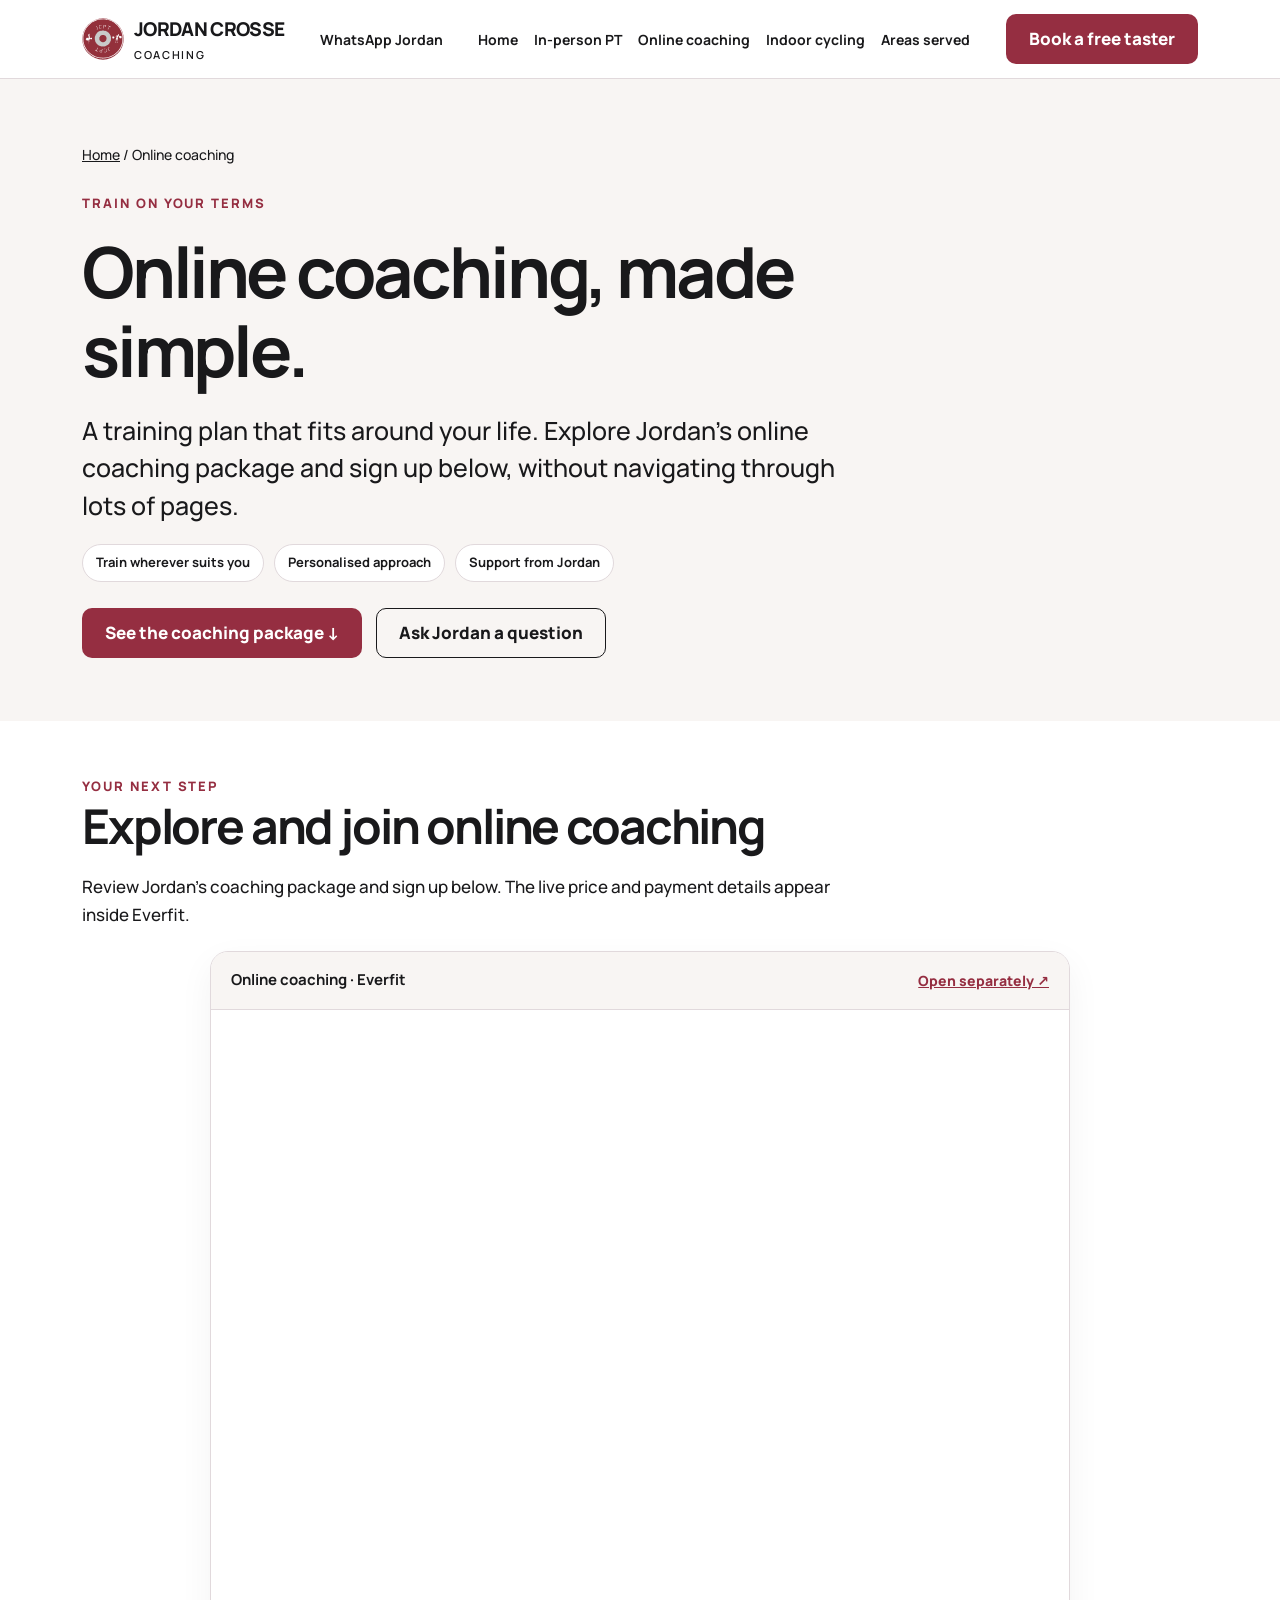
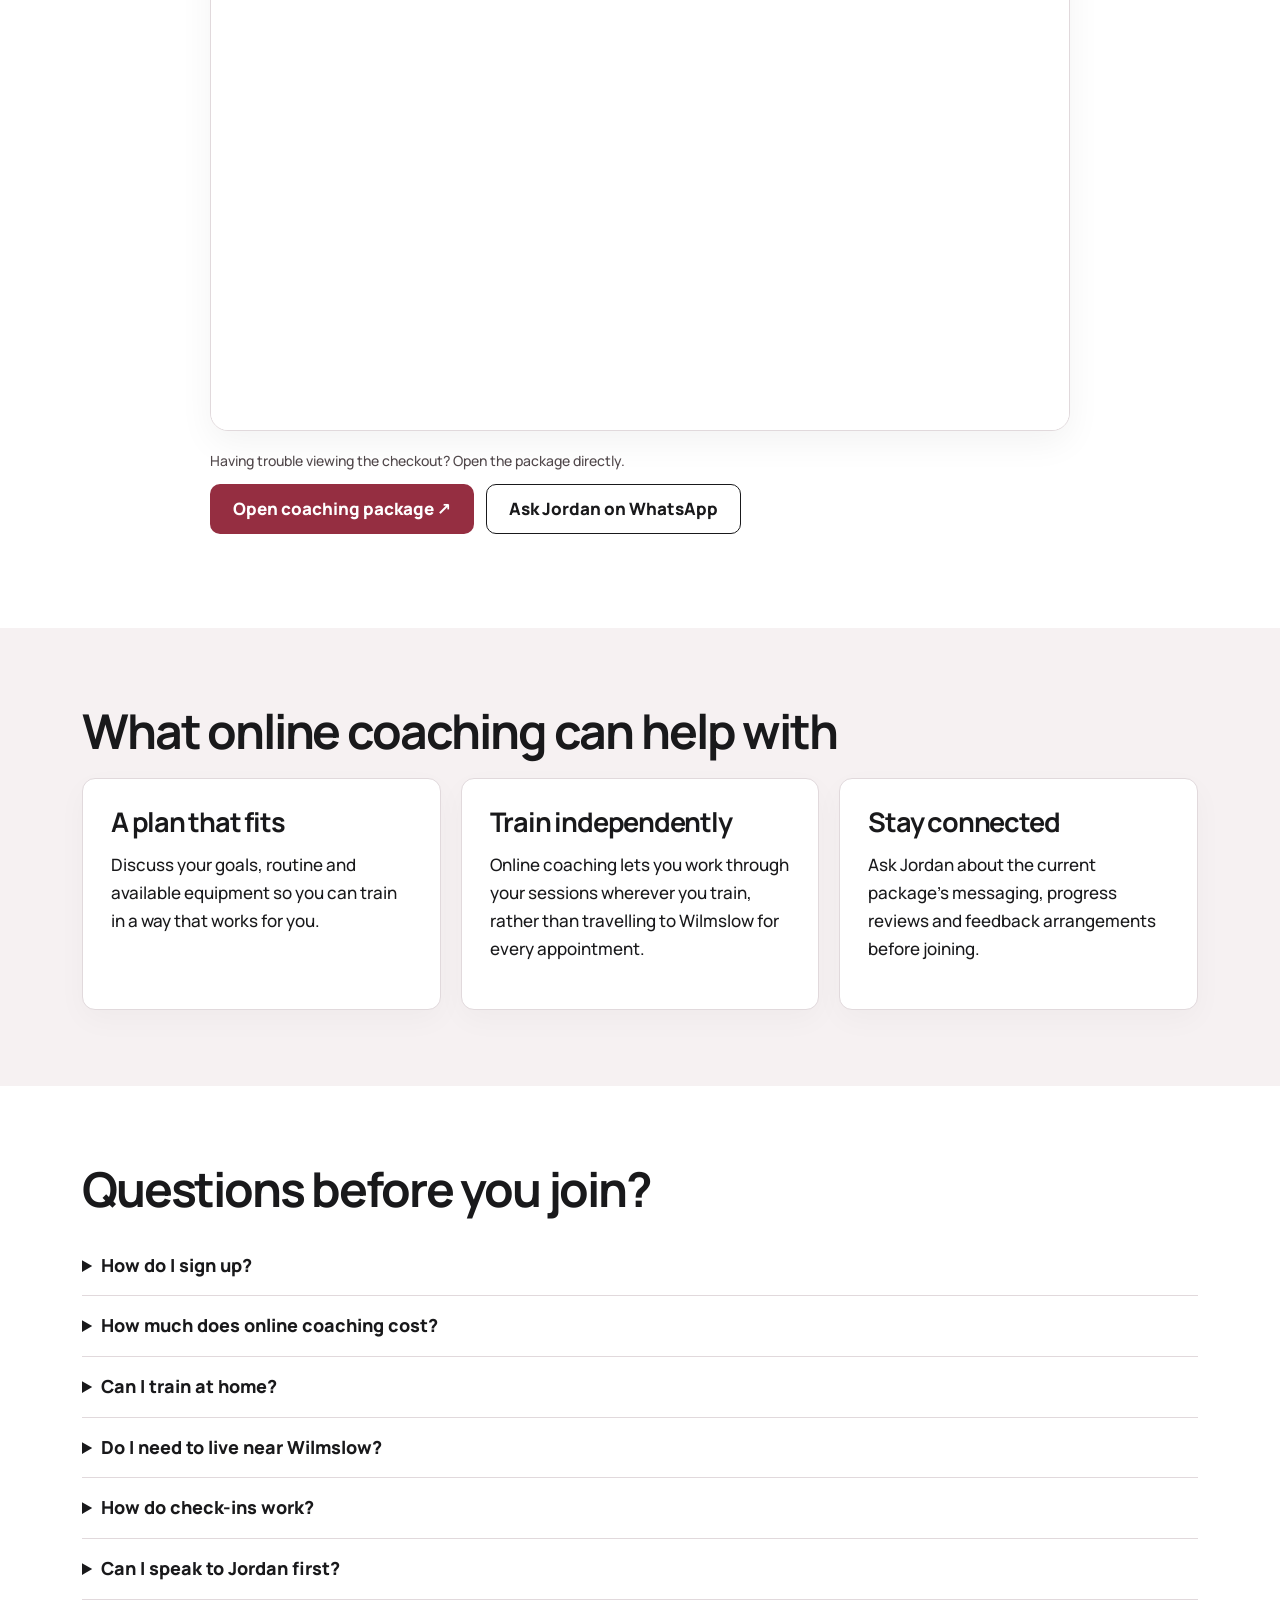
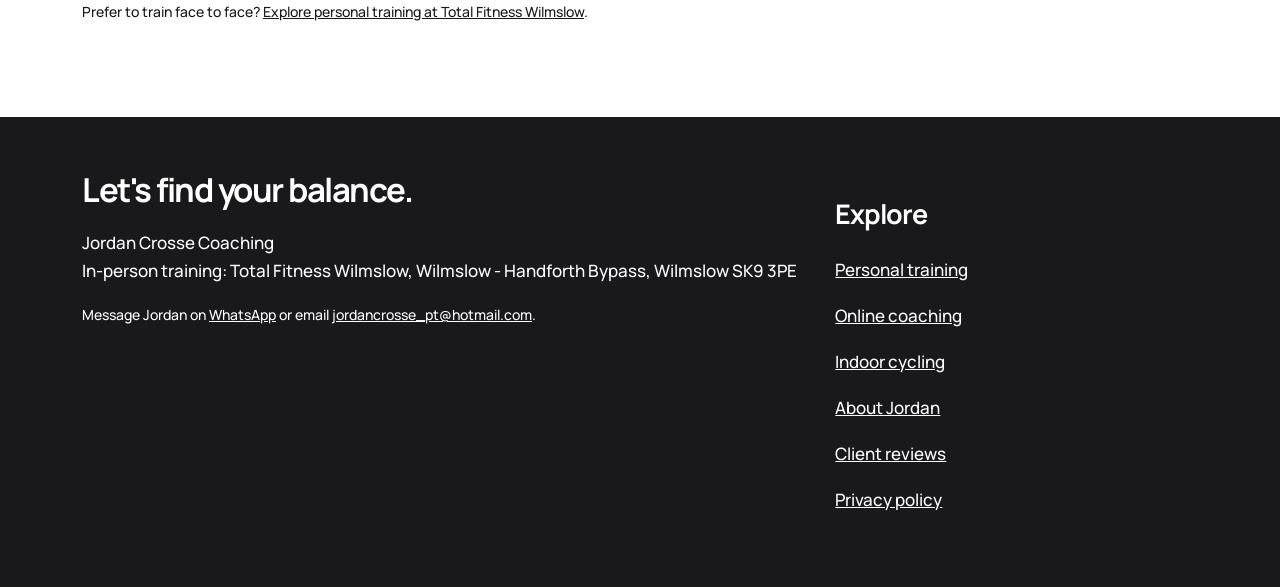
<file: online-coaching/index.html>
<!doctype html><html lang="en-GB"><head><meta charset="utf-8"><meta name="viewport" content="width=device-width, initial-scale=1"><title>Online Fitness Coaching | Jordan Crosse</title><meta name="description" content="Online fitness coaching with Jordan Crosse through Everfit. Explore the Everfit coaching package, ask questions and get started with a plan that fits."><meta name="theme-color" content="#952e41"><link rel="canonical" href="https://jordancrosse.co.uk/online-coaching/"><meta property="og:type" content="website"><meta property="og:title" content="Online Fitness Coaching | Jordan Crosse"><meta property="og:description" content="Online fitness coaching with Jordan Crosse through Everfit. Explore the Everfit coaching package, ask questions and get started with a plan that fits."><meta property="og:url" content="https://jordancrosse.co.uk/online-coaching/"><meta name="twitter:card" content="summary_large_image"><meta property="og:image" content="https://jordancrosse.co.uk/cdn/shop/files/IMG_3901.jpg?v=1759500315&amp;width=1200"><meta name="twitter:title" content="Online Fitness Coaching | Jordan Crosse"><meta name="twitter:description" content="Online fitness coaching with Jordan Crosse through Everfit. Explore the Everfit coaching package, ask questions and get started with a plan that fits."><meta name="twitter:image" content="https://jordancrosse.co.uk/cdn/shop/files/IMG_3901.jpg?v=1759500315&amp;width=1200"><script type="application/ld+json">{"@context":"https://schema.org","@graph":[{"@type":"LocalBusiness","name":"Jordan Crosse Coaching","url":"https://jordancrosse.co.uk/","areaServed":[{"@type":"Place","name":"Manchester"},{"@type":"Place","name":"Bramhall"},{"@type":"Place","name":"Cheadle"},{"@type":"Place","name":"Alderley Edge"}],"description":"Personal training at Total Fitness Wilmslow and online coaching with Jordan Crosse.","telephone":"+447478743023","email":"jordancrosse_pt@hotmail.com","address":{"@type":"PostalAddress","streetAddress":"Total Fitness Wilmslow, Wilmslow - Handforth Bypass","addressLocality":"Wilmslow","postalCode":"SK9 3PE","addressCountry":"GB"},"@id":"https://jordancrosse.co.uk/#business","image":"https://jordancrosse.co.uk/cdn/shop/files/IMG_3901.jpg?v=1759500315&width=1200","priceRange":"££","founder":{"@id":"https://jordancrosse.co.uk/#jordan"},"logo":"https://jordancrosse.co.uk/assets/jcpt-logo.svg"},{"@type":"BreadcrumbList","itemListElement":[{"@type":"ListItem","position":1,"name":"Home","item":"https://jordancrosse.co.uk/"},{"@type":"ListItem","position":2,"name":"A fitness plan that goes wherever you do","item":"https://jordancrosse.co.uk/online-coaching/"}]},{"@type":"Service","name":"Online fitness coaching","provider":{"@id":"https://jordancrosse.co.uk/#business"},"areaServed":["Manchester","Bramhall","Cheadle","Alderley Edge"],"offers":{"@type":"Offer","priceCurrency":"GBP","url":"https://coach.everfit.io/package/KI143539"},"url":"https://jordancrosse.co.uk/online-coaching/","serviceType":"Online personal training and fitness coaching"},{"@type":"Person","@id":"https://jordancrosse.co.uk/#jordan","name":"Jordan Crosse","jobTitle":"Personal Trainer","hasCredential":[{"@type":"EducationalOccupationalCredential","name":"Level 3 Personal Trainer"},{"@type":"EducationalOccupationalCredential","name":"Level 4 Strength & Conditioning Coach"}],"worksFor":{"@id":"https://jordancrosse.co.uk/#business"}},{"@type":"FAQPage","mainEntity":[{"@type":"Question","name":"How do I sign up?","acceptedAnswer":{"@type":"Answer","text":"Review the embedded Everfit package above. If the embed does not display or checkout needs a separate window, use the direct Everfit button."}},{"@type":"Question","name":"How much does online coaching cost?","acceptedAnswer":{"@type":"Answer","text":"The Everfit package displays the current price and billing terms. Please check the amount shown there before purchasing."}},{"@type":"Question","name":"Can I train at home?","acceptedAnswer":{"@type":"Answer","text":"Ask Jordan whether the programme can be adapted to your available equipment and space."}},{"@type":"Question","name":"Do I need to live near Wilmslow?","acceptedAnswer":{"@type":"Answer","text":"No. Online coaching is designed for people who want to train independently wherever they are based."}},{"@type":"Question","name":"How do check-ins work?","acceptedAnswer":{"@type":"Answer","text":"Check the live package details on Everfit or ask Jordan about messaging and review frequency."}},{"@type":"Question","name":"Can I speak to Jordan first?","acceptedAnswer":{"@type":"Answer","text":"Yes. Send Jordan a WhatsApp message with your goals and any questions before joining."}}]}]}</script><link rel="preconnect" href="https://fonts.googleapis.com"><link rel="preconnect" href="https://fonts.gstatic.com" crossorigin><link href="https://fonts.googleapis.com/css2?family=Manrope:wght@500;700;800&display=swap" rel="stylesheet"><link rel="stylesheet" href="/assets/site.css?v=20261016-3"></head><body><a class="skip" href="#main">Skip to content</a><header><nav class="nav" aria-label="Main navigation"><a class="brand" href="/" aria-label="Jordan Crosse Coaching home"><img src="/assets/jcpt-logo.svg" width="42" height="42" alt="JCPT weightlifting logo" style="width:42px;height:42px;object-fit:contain;flex-shrink:0"><span>JORDAN CROSSE<span style="display:block;font-size:11px;font-weight:600;letter-spacing:.15em">COACHING</span></span></a><a class="small" href="https://api.whatsapp.com/send?phone=447478743023&amp;text=Hi%20Jordan%2C%20I've%20been%20looking%20at%20your%20website%20and%20would%20like%20to%20learn%20more%20about%20your%20personal%20training%20and%20coaching%20services.%20Thanks!" target="_blank" rel="noopener" style="text-decoration:none;font-weight:700">WhatsApp Jordan</a><div class="navlinks"><a href="/">Home</a><a href="/in-person-pt/">In-person PT</a><a href="/online-coaching/">Online coaching</a><a href="/indoor-cycling/">Indoor cycling</a><a href="/#areas">Areas served</a></div><details class="mobile-menu"><summary aria-label="Navigation menu"><span class="hamburger" aria-hidden="true"><i></i><i></i><i></i></span></summary><div class="mobile-panel"><a href="/">Home</a><a href="/in-person-pt/">Personal training</a><a href="/online-coaching/">Online coaching</a><a href="/indoor-cycling/">Indoor cycling</a><a href="/#areas">Locations</a><a href="/about/">About Jordan</a><a href="/reviews/">Client reviews</a><a class="menu-whatsapp" href="https://api.whatsapp.com/send?phone=447478743023&amp;text=Hi%20Jordan%2C%20I%27ve%20been%20looking%20at%20your%20website%20and%20would%20like%20to%20learn%20more%20about%20your%20personal%20training%20and%20coaching%20services.%20Thanks%21" target="_blank" rel="noopener">Chat on WhatsApp →</a></div></details><a class="btn" href="https://wa.me/447478743023?text=Hi%20Jordan%2C%20I%27d%20like%20to%20book%20a%20free%2045-minute%20taster%20session.%20Could%20you%20let%20me%20know%20your%20availability%3F" target="_blank" rel="noopener">Book a free taster</a></nav></header><main id="main"><section class="hero online-hero"><div class="shell"><nav class="crumb" aria-label="Breadcrumb"><a href="/">Home</a> / Online coaching</nav><span class="eyebrow">Train on your terms</span><h1>Online coaching, made simple.</h1><p class="lead">A training plan that fits around your life. Explore Jordan’s online coaching package and sign up below, without navigating through lots of pages.</p><div class="online-benefits"><span>Train wherever suits you</span><span>Personalised approach</span><span>Support from Jordan</span></div><div class="actions"><a class="btn" href="#join">See the coaching package ↓</a><a class="btn secondary" href="https://wa.me/447478743023?text=Hi%20Jordan%2C%20I%27d%20like%20to%20ask%20about%20online%20coaching." target="_blank" rel="noopener noreferrer">Ask Jordan a question</a></div></div></section><section class="section online-embed-section" id="join"><div class="shell"><span class="eyebrow">Your next step</span><h2>Explore and join online coaching</h2><p>Review Jordan’s coaching package and sign up below. The live price and payment details appear inside Everfit.</p><div class="embed-shell"><div class="embed-topline"><strong>Online coaching · Everfit</strong><a href="https://coach.everfit.io/package/KI143539" target="_blank" rel="noopener noreferrer">Open separately ↗</a></div><iframe class="everfit-frame" src="https://coach.everfit.io/package/KI143539" title="Jordan Crosse online coaching package and signup on Everfit" loading="eager" referrerpolicy="strict-origin-when-cross-origin" allow="payment *" ></iframe></div><div class="embed-fallback"><p>Having trouble viewing the checkout? Open the package directly.</p><a class="btn" href="https://coach.everfit.io/package/KI143539" target="_blank" rel="noopener noreferrer">Open coaching package ↗</a><a class="btn secondary" href="https://wa.me/447478743023?text=Hi%20Jordan%2C%20I%27d%20like%20to%20ask%20about%20online%20coaching." target="_blank" rel="noopener noreferrer">Ask Jordan on WhatsApp</a></div></div></section><section class="section muted"><div class="shell"><h2>What online coaching can help with</h2><div class="grid"><article class="card"><h3>A plan that fits</h3><p>Discuss your goals, routine and available equipment so you can train in a way that works for you.</p></article><article class="card"><h3>Train independently</h3><p>Online coaching lets you work through your sessions wherever you train, rather than travelling to Wilmslow for every appointment.</p></article><article class="card"><h3>Stay connected</h3><p>Ask Jordan about the current package’s messaging, progress reviews and feedback arrangements before joining.</p></article></div></div></section><section class="section"><div class="shell"><h2>Questions before you join?</h2><div class="faq"><details><summary>How do I sign up?</summary><p>Review the embedded Everfit package above. If the embed does not display or checkout needs a separate window, use the direct Everfit button.</p></details><details><summary>How much does online coaching cost?</summary><p>Jordan’s website has listed online coaching at £60 per month. Please check the current package price and billing terms shown on Everfit before paying.</p></details><details><summary>Can I train at home?</summary><p>Ask Jordan whether the programme can be adapted to your available equipment and space.</p></details><details><summary>Do I need to live near Wilmslow?</summary><p>No. Online coaching is designed for people who want to train independently wherever they are based.</p></details><details><summary>How do check-ins work?</summary><p>Check the live package details on Everfit or ask Jordan about messaging and review frequency.</p></details><details><summary>Can I speak to Jordan first?</summary><p>Yes. Send Jordan a WhatsApp message with your goals and any questions before joining.</p></details></div><p class="small">Prefer to train face to face? <a href="/in-person-pt/">Explore personal training at Total Fitness Wilmslow</a>.</p></div></section></main><footer><div class="shell footergrid"><div><h2 style="font-size:33px">Let's find your balance.</h2><p>Jordan Crosse Coaching<br>In-person training: Total Fitness Wilmslow, Wilmslow - Handforth Bypass, Wilmslow SK9 3PE</p><p class="small">Message Jordan on <a href="https://api.whatsapp.com/send?phone=447478743023&amp;text=Hi%20Jordan%2C%20I've%20been%20looking%20at%20your%20website%20and%20would%20like%20to%20learn%20more%20about%20your%20personal%20training%20and%20coaching%20services.%20Thanks!" target="_blank" rel="noopener">WhatsApp</a> or email <a href="mailto:jordancrosse_pt@hotmail.com">jordancrosse_pt@hotmail.com</a>.</p></div><div><h3>Explore</h3><p><a href="/in-person-pt/">Personal training</a></p><p><a href="/online-coaching/">Online coaching</a></p><p><a href="/indoor-cycling/">Indoor cycling</a></p><p><a href="/about/">About Jordan</a></p><p><a href="/reviews/">Client reviews</a></p><p><a href="/privacy/">Privacy policy</a></p></div></div></footer><div class="mobile-conversion mobile-online-cta" aria-label="Online coaching actions"><a href="#join">View package</a><a href="https://wa.me/447478743023?text=Hi%20Jordan%2C%20I%27d%20like%20to%20ask%20about%20online%20coaching." target="_blank" rel="noopener">Ask Jordan</a></div><script>document.querySelectorAll(".mobile-menu .mobile-panel a").forEach(a=>a.addEventListener("click",()=>{const d=a.closest("details");if(d)d.open=false}));</script></body></html>
</file>
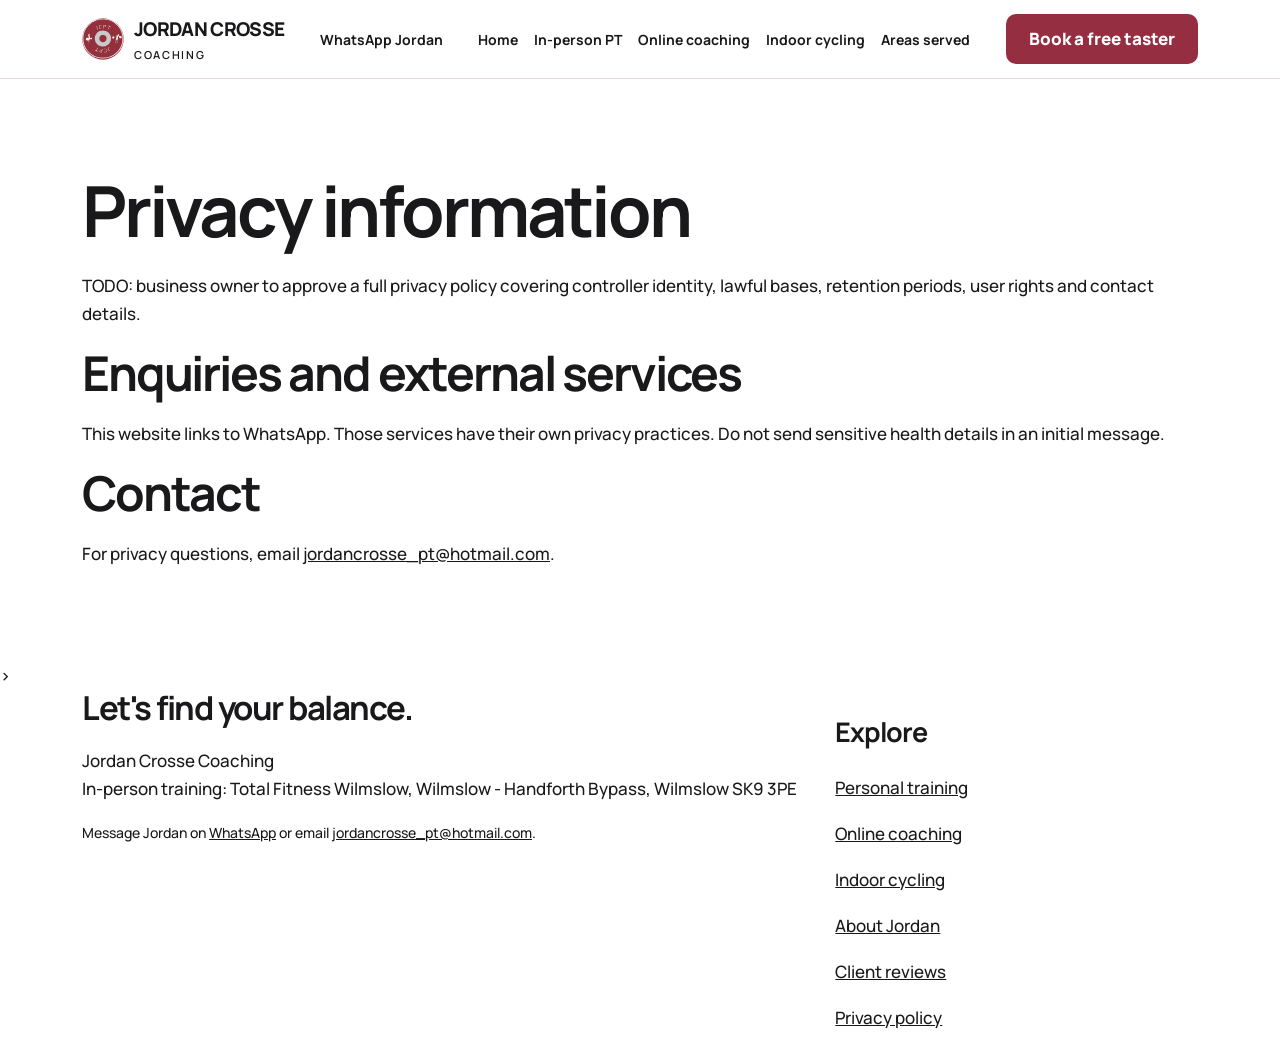
<file: privacy/index.html>
<!doctype html><html lang="en-GB"><head><meta charset="utf-8"><meta name="viewport" content="width=device-width, initial-scale=1"><title>Privacy Policy | Jordan Crosse Coaching</title><meta name="description" content="How the Jordan Crosse Coaching website handles enquiries and external booking links."><meta name="theme-color" content="#952e41"><link rel="canonical" href="https://jordancrosse.co.uk/privacy/"><meta property="og:type" content="website"><meta property="og:title" content="Privacy Policy | Jordan Crosse Coaching"><meta property="og:description" content="How the Jordan Crosse Coaching website handles enquiries and external booking links."><meta property="og:url" content="https://jordancrosse.co.uk/privacy/"><meta name="twitter:card" content="summary_large_image"><meta property="og:image" content="https://jordancrosse.co.uk/cdn/shop/files/IMG_3901.jpg?v=1759500315&amp;width=1200"><meta name="twitter:title" content="Privacy Policy | Jordan Crosse Coaching"><meta name="twitter:description" content="How the Jordan Crosse Coaching website handles enquiries and external booking links."><meta name="twitter:image" content="https://jordancrosse.co.uk/cdn/shop/files/IMG_3901.jpg?v=1759500315&amp;width=1200"><link rel="preconnect" href="https://fonts.googleapis.com"><link rel="preconnect" href="https://fonts.gstatic.com" crossorigin><link href="https://fonts.googleapis.com/css2?family=Manrope:wght@500;700;800&display=swap" rel="stylesheet"><link rel="stylesheet" href="/assets/site.css?v=20261016-3"><meta property="og:type" content="website"><meta property="og:title" content="Privacy Policy | Jordan Crosse Coaching"><meta property="og:description" content="How the Jordan Crosse Coaching website handles enquiries and external booking links."><meta name="twitter:card" content="summary_large_image"><meta name="twitter:title" content="Privacy Policy | Jordan Crosse Coaching"><meta name="twitter:description" content="How the Jordan Crosse Coaching website handles enquiries and external booking links."><script type="application/ld+json">{"@context":"https://schema.org","@graph":[{"@type":"LocalBusiness","@id":"https://jordancrosse.co.uk/#business","name":"Jordan Crosse Coaching","url":"https://jordancrosse.co.uk/","telephone":"+447478743023","email":"jordancrosse_pt@hotmail.com","priceRange":"££","address":{"@type":"PostalAddress","streetAddress":"Total Fitness Wilmslow, Wilmslow - Handforth Bypass","addressLocality":"Wilmslow","postalCode":"SK9 3PE","addressCountry":"GB"},"founder":{"@id":"https://jordancrosse.co.uk/#jordan"},"logo":"https://jordancrosse.co.uk/assets/jcpt-logo.svg","description":"Personal training at Total Fitness Wilmslow and online coaching with Jordan Crosse."},{"@type":"Person","@id":"https://jordancrosse.co.uk/#jordan","name":"Jordan Crosse","jobTitle":"Personal Trainer","worksFor":{"@id":"https://jordancrosse.co.uk/#business"}},{"@type":"WebPage","@id":"https://jordancrosse.co.uk/privacy/#webpage","url":"https://jordancrosse.co.uk/privacy/","name":"Privacy Policy | Jordan Crosse Coaching"}]}</script></head><body><a class="skip" href="#main">Skip to content</a><header><nav class="nav" aria-label="Main navigation"><a class="brand" href="/" aria-label="Jordan Crosse Coaching home"><img src="/assets/jcpt-logo.svg" width="42" height="42" alt="JCPT weightlifting logo" style="width:42px;height:42px;object-fit:contain;flex-shrink:0"><span>JORDAN CROSSE<span style="display:block;font-size:11px;font-weight:600;letter-spacing:.15em">COACHING</span></span></a><a class="small" href="https://api.whatsapp.com/send?phone=447478743023&amp;text=Hi%20Jordan%2C%20I've%20been%20looking%20at%20your%20website%20and%20would%20like%20to%20learn%20more%20about%20your%20personal%20training%20and%20coaching%20services.%20Thanks!" target="_blank" rel="noopener" style="text-decoration:none;font-weight:700">WhatsApp Jordan</a><div class="navlinks"><a href="/">Home</a><a href="/in-person-pt/">In-person PT</a><a href="/online-coaching/">Online coaching</a><a href="/indoor-cycling/">Indoor cycling</a><a href="/#areas">Areas served</a></div><details class="mobile-menu"><summary aria-label="Navigation menu"><span class="hamburger" aria-hidden="true"><i></i><i></i><i></i></span></summary><div class="mobile-panel"><a href="/">Home</a><a href="/in-person-pt/">Personal training</a><a href="/online-coaching/">Online coaching</a><a href="/indoor-cycling/">Indoor cycling</a><a href="/#areas">Locations</a><a href="/about/">About Jordan</a><a href="/reviews/">Client reviews</a><a class="menu-whatsapp" href="https://api.whatsapp.com/send?phone=447478743023&amp;text=Hi%20Jordan%2C%20I%27ve%20been%20looking%20at%20your%20website%20and%20would%20like%20to%20learn%20more%20about%20your%20personal%20training%20and%20coaching%20services.%20Thanks%21" target="_blank" rel="noopener">Chat on WhatsApp →</a></div></details><a class="btn" href="https://wa.me/447478743023?text=Hi%20Jordan%2C%20I%27d%20like%20to%20book%20a%20free%2045-minute%20taster%20session.%20Could%20you%20let%20me%20know%20your%20availability%3F" target="_blank" rel="noopener">Book a free taster</a></nav></header><main id="main"><section class="section"><div class="shell"><h1>Privacy information</h1><p>TODO: business owner to approve a full privacy policy covering controller identity, lawful bases, retention periods, user rights and contact details.</p><h2>Enquiries and external services</h2><p>This website links to WhatsApp. Those services have their own privacy practices. Do not send sensitive health details in an initial message.</p><h2>Contact</h2><p>For privacy questions, email <a href="mailto:jordancrosse_pt@hotmail.com">jordancrosse_pt@hotmail.com</a>.</p></div></section></main>><div class="shell footergrid"><div><h2 style="font-size:33px">Let's find your balance.</h2><p>Jordan Crosse Coaching<br>In-person training: Total Fitness Wilmslow, Wilmslow - Handforth Bypass, Wilmslow SK9 3PE</p><p class="small">Message Jordan on <a href="https://api.whatsapp.com/send?phone=447478743023&amp;text=Hi%20Jordan%2C%20I've%20been%20looking%20at%20your%20website%20and%20would%20like%20to%20learn%20more%20about%20your%20personal%20training%20and%20coaching%20services.%20Thanks!" target="_blank" rel="noopener">WhatsApp</a> or email <a href="mailto:jordancrosse_pt@hotmail.com">jordancrosse_pt@hotmail.com</a>.</p></div><div><h3>Explore</h3><p><a href="/in-person-pt/">Personal training</a></p><p><a href="/online-coaching/">Online coaching</a></p><p><a href="/indoor-cycling/">Indoor cycling</a></p><p><a href="/about/">About Jordan</a></p><p><a href="/reviews/">Client reviews</a></p><p><a href="/privacy/">Privacy policy</a></p></div></div></footer><div class="mobile-conversion" aria-label="Contact Jordan"><a href="https://wa.me/447478743023?text=Hi%20Jordan%2C%20I%27d%20like%20to%20book%20a%20free%2045-minute%20taster%20session.%20Could%20you%20let%20me%20know%20your%20availability%3F" target="_blank" rel="noopener">Book via WhatsApp</a><a href="https://api.whatsapp.com/send?phone=447478743023&amp;text=Hi%20Jordan%2C%20I%27d%20like%20to%20learn%20more%20about%20your%20coaching%20services." target="_blank" rel="noopener">WhatsApp</a></div><script>document.querySelectorAll(".mobile-menu .mobile-panel a").forEach(a=>a.addEventListener("click",()=>{const d=a.closest("details");if(d)d.open=false}));</script></body></html>
</file>
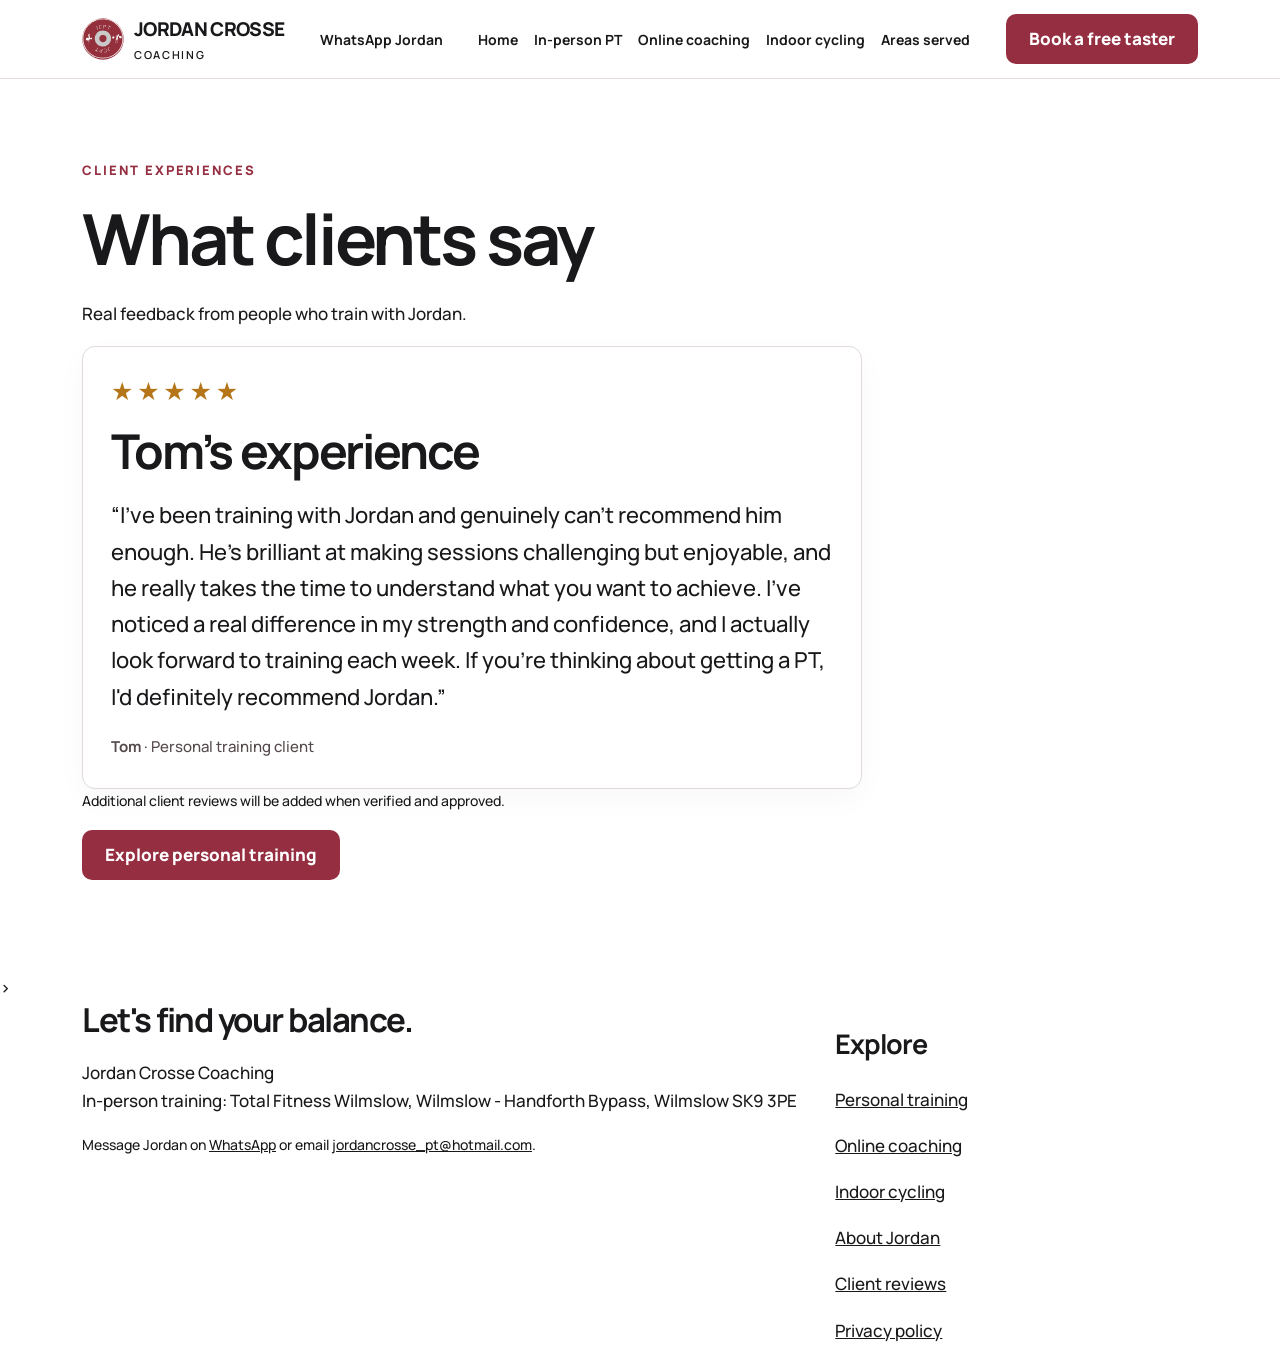
<file: reviews/index.html>
<!doctype html><html lang="en-GB"><head><meta charset="utf-8"><meta name="viewport" content="width=device-width, initial-scale=1"><title>Client Reviews | Jordan Crosse Coaching</title><meta name="description" content="Read about client feedback and how to submit an authentic review of Jordan Crosse Coaching."><meta name="theme-color" content="#952e41"><link rel="canonical" href="https://jordancrosse.co.uk/reviews/"><meta property="og:type" content="website"><meta property="og:title" content="Client Reviews | Jordan Crosse Coaching"><meta property="og:description" content="Read about client feedback and how to submit an authentic review of Jordan Crosse Coaching."><meta property="og:url" content="https://jordancrosse.co.uk/reviews/"><meta name="twitter:card" content="summary_large_image"><meta property="og:image" content="https://jordancrosse.co.uk/cdn/shop/files/IMG_3901.jpg?v=1759500315&amp;width=1200"><meta name="twitter:title" content="Client Reviews | Jordan Crosse Coaching"><meta name="twitter:description" content="Read about client feedback and how to submit an authentic review of Jordan Crosse Coaching."><meta name="twitter:image" content="https://jordancrosse.co.uk/cdn/shop/files/IMG_3901.jpg?v=1759500315&amp;width=1200"><link rel="preconnect" href="https://fonts.googleapis.com"><link rel="preconnect" href="https://fonts.gstatic.com" crossorigin><link href="https://fonts.googleapis.com/css2?family=Manrope:wght@500;700;800&display=swap" rel="stylesheet"><link rel="stylesheet" href="/assets/site.css?v=20261016-3"><meta property="og:type" content="website"><meta property="og:title" content="Client Reviews | Jordan Crosse Coaching"><meta property="og:description" content="Read about client feedback and how to submit an authentic review of Jordan Crosse Coaching."><meta name="twitter:card" content="summary_large_image"><meta name="twitter:title" content="Client Reviews | Jordan Crosse Coaching"><meta name="twitter:description" content="Read about client feedback and how to submit an authentic review of Jordan Crosse Coaching."><script type="application/ld+json">{"@context":"https://schema.org","@graph":[{"@type":"LocalBusiness","@id":"https://jordancrosse.co.uk/#business","name":"Jordan Crosse Coaching","url":"https://jordancrosse.co.uk/","telephone":"+447478743023","email":"jordancrosse_pt@hotmail.com","priceRange":"££","address":{"@type":"PostalAddress","streetAddress":"Total Fitness Wilmslow, Wilmslow - Handforth Bypass","addressLocality":"Wilmslow","postalCode":"SK9 3PE","addressCountry":"GB"},"founder":{"@id":"https://jordancrosse.co.uk/#jordan"},"logo":"https://jordancrosse.co.uk/assets/jcpt-logo.svg","description":"Personal training at Total Fitness Wilmslow and online coaching with Jordan Crosse."},{"@type":"Person","@id":"https://jordancrosse.co.uk/#jordan","name":"Jordan Crosse","jobTitle":"Personal Trainer","worksFor":{"@id":"https://jordancrosse.co.uk/#business"}},{"@type":"WebPage","@id":"https://jordancrosse.co.uk/reviews/#webpage","url":"https://jordancrosse.co.uk/reviews/","name":"Client Reviews | Jordan Crosse Coaching"}]}</script></head><body><a class="skip" href="#main">Skip to content</a><header><nav class="nav" aria-label="Main navigation"><a class="brand" href="/" aria-label="Jordan Crosse Coaching home"><img src="/assets/jcpt-logo.svg" width="42" height="42" alt="JCPT weightlifting logo" style="width:42px;height:42px;object-fit:contain;flex-shrink:0"><span>JORDAN CROSSE<span style="display:block;font-size:11px;font-weight:600;letter-spacing:.15em">COACHING</span></span></a><a class="small" href="https://api.whatsapp.com/send?phone=447478743023&amp;text=Hi%20Jordan%2C%20I've%20been%20looking%20at%20your%20website%20and%20would%20like%20to%20learn%20more%20about%20your%20personal%20training%20and%20coaching%20services.%20Thanks!" target="_blank" rel="noopener" style="text-decoration:none;font-weight:700">WhatsApp Jordan</a><div class="navlinks"><a href="/">Home</a><a href="/in-person-pt/">In-person PT</a><a href="/online-coaching/">Online coaching</a><a href="/indoor-cycling/">Indoor cycling</a><a href="/#areas">Areas served</a></div><details class="mobile-menu"><summary aria-label="Navigation menu"><span class="hamburger" aria-hidden="true"><i></i><i></i><i></i></span></summary><div class="mobile-panel"><a href="/">Home</a><a href="/in-person-pt/">Personal training</a><a href="/online-coaching/">Online coaching</a><a href="/indoor-cycling/">Indoor cycling</a><a href="/#areas">Locations</a><a href="/about/">About Jordan</a><a href="/reviews/">Client reviews</a><a class="menu-whatsapp" href="https://api.whatsapp.com/send?phone=447478743023&amp;text=Hi%20Jordan%2C%20I%27ve%20been%20looking%20at%20your%20website%20and%20would%20like%20to%20learn%20more%20about%20your%20personal%20training%20and%20coaching%20services.%20Thanks%21" target="_blank" rel="noopener">Chat on WhatsApp →</a></div></details><a class="btn" href="https://wa.me/447478743023?text=Hi%20Jordan%2C%20I%27d%20like%20to%20book%20a%20free%2045-minute%20taster%20session.%20Could%20you%20let%20me%20know%20your%20availability%3F" target="_blank" rel="noopener">Book a free taster</a></nav></header><main id="main"><section class="section"><div class="shell"><span class="eyebrow">Client experiences</span><h1>What clients say</h1><p>Real feedback from people who train with Jordan.</p><article class="card" style="max-width:780px"><div class="review-stars" aria-label="Decorative stars">★★★★★</div><h2>Tom’s experience</h2><blockquote><p>“I've been training with Jordan and genuinely can't recommend him enough. He's brilliant at making sessions challenging but enjoyable, and he really takes the time to understand what you want to achieve. I've noticed a real difference in my strength and confidence, and I actually look forward to training each week. If you're thinking about getting a PT, I'd definitely recommend Jordan.”</p></blockquote><p class="review-author"><strong>Tom</strong> · Personal training client</p></article><p class="small">Additional client reviews will be added when verified and approved.</p><p><a class="btn" href="/in-person-pt/">Explore personal training</a></p></div></section></main>><div class="shell footergrid"><div><h2 style="font-size:33px">Let's find your balance.</h2><p>Jordan Crosse Coaching<br>In-person training: Total Fitness Wilmslow, Wilmslow - Handforth Bypass, Wilmslow SK9 3PE</p><p class="small">Message Jordan on <a href="https://api.whatsapp.com/send?phone=447478743023&amp;text=Hi%20Jordan%2C%20I've%20been%20looking%20at%20your%20website%20and%20would%20like%20to%20learn%20more%20about%20your%20personal%20training%20and%20coaching%20services.%20Thanks!" target="_blank" rel="noopener">WhatsApp</a> or email <a href="mailto:jordancrosse_pt@hotmail.com">jordancrosse_pt@hotmail.com</a>.</p></div><div><h3>Explore</h3><p><a href="/in-person-pt/">Personal training</a></p><p><a href="/online-coaching/">Online coaching</a></p><p><a href="/indoor-cycling/">Indoor cycling</a></p><p><a href="/about/">About Jordan</a></p><p><a href="/reviews/">Client reviews</a></p><p><a href="/privacy/">Privacy policy</a></p></div></div></footer><div class="mobile-conversion" aria-label="Contact Jordan"><a href="https://wa.me/447478743023?text=Hi%20Jordan%2C%20I%27d%20like%20to%20book%20a%20free%2045-minute%20taster%20session.%20Could%20you%20let%20me%20know%20your%20availability%3F" target="_blank" rel="noopener">Book via WhatsApp</a><a href="https://api.whatsapp.com/send?phone=447478743023&amp;text=Hi%20Jordan%2C%20I%27d%20like%20to%20learn%20more%20about%20your%20coaching%20services." target="_blank" rel="noopener">WhatsApp</a></div><script>document.querySelectorAll(".mobile-menu .mobile-panel a").forEach(a=>a.addEventListener("click",()=>{const d=a.closest("details");if(d)d.open=false}));</script></body></html>
</file>
<file: assets/site.css>
:root{--ink:#19191b;--accent:#952e41;--soft:#f8f5f3;--paper:#fff;--line:#e1d9dc}*{box-sizing:border-box}html{scroll-behavior:smooth}body{margin:0;background:var(--paper);color:var(--ink);font:500 17px/1.65 Manrope,system-ui,sans-serif}h1,h2,h3{font-family:inherit;line-height:1.12;letter-spacing:-.045em}h1{font-size:clamp(42px,5.5vw,76px);margin:16px 0 22px}h2{font-size:clamp(30px,4vw,48px);margin:0 0 20px}h3{font-size:clamp(21px,2.4vw,27px)}p{margin:0 0 18px}a{color:inherit}a:focus-visible,button:focus-visible,summary:focus-visible{outline:3px solid var(--accent);outline-offset:3px}header{position:sticky;top:0;z-index:40;background:#fff;border-bottom:1px solid var(--line)}.nav{max-width:1160px;margin:auto;padding:14px 22px;display:flex;align-items:center;justify-content:space-between;gap:18px}.brand{display:flex;align-items:center;gap:10px;font-size:19px;font-weight:800;letter-spacing:-.035em;text-decoration:none;flex-shrink:0}.brand img{width:48px;height:48px;object-fit:contain;flex-shrink:0}.navlinks{display:flex;align-items:center;gap:16px;font-size:14px;font-weight:700}.navlinks a{text-decoration:none}.navlinks a:hover{text-decoration:underline}.btn{background:var(--accent);color:#fff;border:1px solid transparent;border-radius:10px;min-height:50px;padding:13px 22px;display:inline-flex;align-items:center;justify-content:center;text-align:center;font-weight:800;text-decoration:none;line-height:1.3}.btn:hover{background:#752235}.btn.secondary{background:transparent;border-color:var(--ink);color:var(--ink)}.btn.secondary:hover{background:#eee6e8}.small{font-size:14px}.shell{max-width:1160px;margin:auto;padding:0 22px}.hero{background:var(--soft);padding:64px 0 70px}.hero h1{max-width:840px}.lead{font-size:clamp(19px,2.1vw,25px);line-height:1.5;max-width:760px}.eyebrow{font-size:13px;text-transform:uppercase;letter-spacing:.15em;font-weight:800;color:var(--accent)}.actions{display:flex;gap:14px;flex-wrap:wrap;margin:26px 0 18px}.split{display:grid;grid-template-columns:minmax(0,1fr) minmax(0,1fr);align-items:center;gap:46px}.hero img{width:100%;height:auto;aspect-ratio:4/5;object-fit:cover;border-radius:13px}.section{padding:76px 0}.muted{background:#f6f1f2}.grid{display:grid;grid-template-columns:repeat(3,minmax(0,1fr));gap:20px}.card{background:#fff;padding:28px;border:1px solid var(--line);border-radius:13px;box-shadow:0 10px 30px #251c2008}.card h3{margin:0 0 14px}.card a{font-weight:800}.bigprice{font-size:42px;font-weight:800;line-height:1.1}.photo{background:#ece5e6;min-height:300px;border-radius:12px;display:flex;align-items:center;justify-content:center;padding:30px;text-align:center}.crumb{font-size:14px;margin-bottom:22px}.areas{display:flex;flex-wrap:wrap;gap:10px}.areas a{padding:9px 12px;border:1px solid var(--line);border-radius:8px;text-decoration:none}.note{border-left:4px solid var(--accent);padding-left:18px}.map{width:100%;height:300px;border:0;border-radius:12px}details:not(.mobile-menu){padding:15px 0;border-bottom:1px solid var(--line)}details:not(.mobile-menu) summary{cursor:pointer;font-size:18px;font-weight:800}details:not(.mobile-menu) p{margin-top:12px}.skip{position:absolute;transform:translateY(-150%);z-index:100;background:#fff;padding:14px}.skip:focus{transform:none}.meet-dark{background:var(--ink);color:#fff}.meet-dark h2,.meet-dark p,.meet-dark .eyebrow{color:#fff}.meet-dark a:not(.btn){color:#ffe0e7}footer{background:var(--ink);color:#fff;padding:55px 0}footer a{color:#fff}.footergrid{display:grid;grid-template-columns:2fr 1fr;gap:28px}.mobile-menu,.mobile-conversion,.mobilecall{display:none}.mobile-panel{display:none}@media(max-width:1020px){.navlinks{gap:10px;font-size:12px}.nav>.btn{padding:11px;font-size:13px}.brand{font-size:16px}}@media(max-width:760px){header{position:sticky;top:0}.nav{padding:10px 16px;gap:10px;flex-wrap:nowrap}.brand{min-width:0;font-size:clamp(12px,3.6vw,16px);gap:8px}.brand>span{min-width:0}.brand img{width:43px!important;height:43px!important}.navlinks,.nav>.btn,.nav>.small{display:none!important}.mobile-menu{display:block;position:relative;margin-left:auto;flex-shrink:0}.mobile-menu summary{list-style:none;display:flex;align-items:center;justify-content:center;width:46px;height:46px;border:1px solid #e6d9dc;background:#faf6f7;border-radius:11px;cursor:pointer}.mobile-menu summary::-webkit-details-marker{display:none}.hamburger{display:flex;flex-direction:column;gap:5px}.hamburger i{display:block;width:21px;height:2px;border-radius:2px;background:var(--ink);transition:transform .18s,opacity .18s}.mobile-menu[open] .hamburger i:first-child{transform:translateY(7px) rotate(45deg)}.mobile-menu[open] .hamburger i:nth-child(2){opacity:0}.mobile-menu[open] .hamburger i:last-child{transform:translateY(-7px) rotate(-45deg)}.mobile-menu[open] .mobile-panel{position:absolute;display:flex;flex-direction:column;right:0;top:calc(100% + 8px);z-index:70;width:min(310px,calc(100vw - 32px));padding:8px;border:1px solid var(--line);border-radius:13px;background:#fff;box-shadow:0 15px 45px #19191b28}.mobile-panel a{display:block;padding:12px 14px;text-decoration:none;font-size:16px;font-weight:700;border-radius:8px}.mobile-panel a:hover{background:var(--soft)}.mobile-panel .menu-whatsapp{background:var(--accent);color:#fff;text-align:center;margin-top:6px}.shell{padding:0 18px}.hero{padding:35px 0 48px}.hero h1{font-size:clamp(38px,10vw,53px);line-height:1.07}.hero .lead{font-size:19px}.hero .split{display:flex;flex-direction:column;gap:22px!important}.hero img{aspect-ratio:5/4;max-height:380px;object-position:center 25%}.hero .actions{margin-top:22px}.hero .actions .btn{width:100%}.grid,.split,.footergrid{grid-template-columns:1fr}.section{padding:50px 0}.card{padding:22px}.mobile-conversion{position:fixed;z-index:80;display:grid;grid-template-columns:1fr 1fr;gap:7px;left:12px;right:12px;bottom:calc(10px + env(safe-area-inset-bottom,0px));padding:6px;border:1px solid var(--line);border-radius:13px;background:#fff;box-shadow:0 5px 22px #19191b2b}.mobile-conversion a{display:flex;align-items:center;justify-content:center;min-height:44px;background:var(--accent);border-radius:8px;color:#fff;text-decoration:none;font-size:14px;font-weight:800}.mobile-conversion a:first-child{background:var(--ink)}footer{padding-bottom:calc(115px + env(safe-area-inset-bottom,0px))}}@media(prefers-reduced-motion:reduce){html{scroll-behavior:auto}.hamburger i{transition:none}}
.review-feature{max-width:790px;background:#fff;border:1px solid var(--line);border-radius:16px;padding:clamp(24px,4vw,42px);box-shadow:0 12px 35px #19191b0b}.review-stars{color:#b47618;font-size:25px;letter-spacing:.15em;line-height:1.3;margin-bottom:16px}.review-feature blockquote,.card blockquote{margin:0}.review-feature blockquote p,.card blockquote p{font-size:clamp(18px,2vw,22px);line-height:1.65}.review-author{font-size:15px;margin:20px 0 0;color:#554a4c}

/* Online coaching: direct package journey */
.online-hero{padding-bottom:45px}.online-hero h1{max-width:900px}.online-benefits{display:flex;gap:10px;flex-wrap:wrap;margin-top:20px}.online-benefits span{background:#fff;border:1px solid var(--line);border-radius:999px;padding:7px 13px;font-size:13px;font-weight:700}.online-embed-section{padding-top:50px;scroll-margin-top:85px}.online-embed-section>.shell>p{max-width:760px}.embed-shell{border:1px solid var(--line);border-radius:16px;overflow:hidden;background:#fff;box-shadow:0 12px 35px #19191b0d}.embed-topline{display:flex;justify-content:space-between;align-items:center;gap:15px;padding:16px 20px;background:#f8f5f3;border-bottom:1px solid var(--line)}.embed-topline div{display:flex;flex-direction:column;gap:3px}.embed-topline a{font-size:14px;font-weight:800;color:var(--accent)}.everfit-frame{display:block;width:100%;height:820px;border:0;background:#fff}.embed-fallback{display:flex;align-items:center;flex-wrap:wrap;gap:12px;padding:18px 0}.embed-fallback p{flex-basis:100%;margin:0}.embed-fallback .btn{min-height:46px}.online-embed-section .small{font-size:13px}@media(max-width:760px){.online-embed-section{padding-top:35px;scroll-margin-top:70px}.embed-topline{padding:12px}.embed-topline strong{font-size:13px}.embed-topline a{font-size:12px;white-space:nowrap}.everfit-frame{height:750px}.embed-fallback .btn{width:100%}.online-benefits span{font-size:12px}}

/* Embed mobile polish, override legacy cached styles via versioned URL */
.embed-shell{width:100%;max-width:860px;margin:22px auto 0;border-radius:18px;overflow:hidden;min-width:0}.embed-topline{display:flex;align-items:center;justify-content:space-between;gap:12px;min-width:0}.embed-topline strong{min-width:0;font-size:15px}.everfit-frame{width:100%;height:1020px;display:block;border:0;max-width:100%;overflow:auto}.embed-fallback{max-width:860px;margin:0 auto;gap:12px}.embed-fallback p{font-size:14px;color:#51484b}.online-embed-section .shell{min-width:0}.online-embed-section .shell>p{max-width:760px}@media(max-width:760px){.online-embed-section .shell{width:100%;padding-inline:12px}.online-embed-section h2{font-size:clamp(25px,7vw,36px);line-height:1.18}.embed-shell{border-radius:14px;margin-top:18px;width:100%;max-width:100%}.embed-topline{padding:13px 14px;gap:10px;flex-wrap:wrap}.embed-topline strong{font-size:14px}.embed-topline a{font-size:13px}.everfit-frame{height:1100px;width:100%;min-width:0}.embed-fallback{padding:14px 2px 24px}.mobile-online-cta{grid-template-columns:1fr 1fr}.mobile-online-cta a:first-child{background:var(--accent)}.mobile-online-cta a:last-child{background:var(--ink)}}

/* Homepage Meet Jordan card: ensure white text stays readable on dark background */
.meet-dark .meet-card{background:#292427;border:1px solid #5b424a;border-radius:18px;padding:clamp(25px,4vw,42px);min-width:0;box-shadow:none}.meet-dark .meet-card h3{color:#fff;font-size:clamp(27px,3.5vw,40px);line-height:1.15;margin:15px 0 18px}.meet-dark .meet-card p{color:#f1e6e9;line-height:1.65}.meet-dark .meet-card a{display:inline-flex;align-items:center;gap:8px;color:#fff!important;font-weight:800;text-underline-offset:5px}.meet-dark .meet-card .eyebrow{color:#e9a9ba}.meet-dark .split>*{min-width:0}@media(max-width:760px){.meet-dark .meet-card{padding:26px 24px}.meet-dark .meet-card h3{font-size:29px}.meet-dark .shell.split{gap:26px}.mobile-conversion a{font-size:13px;line-height:1.15;text-align:center;padding:8px 5px}}

/* About page: constrain portrait size and preserve a balanced mobile crop */
.about-portrait{width:min(100%,420px);margin:30px 0 36px;overflow:hidden;border-radius:16px;background:#f8f5f3}.about-portrait img{display:block;width:100%;height:auto;max-height:520px;aspect-ratio:4/5;object-fit:cover;object-position:center 24%}@media(max-width:760px){.about-portrait{width:min(100%,350px);margin:24px auto 32px;border-radius:14px}.about-portrait img{max-height:440px;aspect-ratio:4/5}}
</file>
